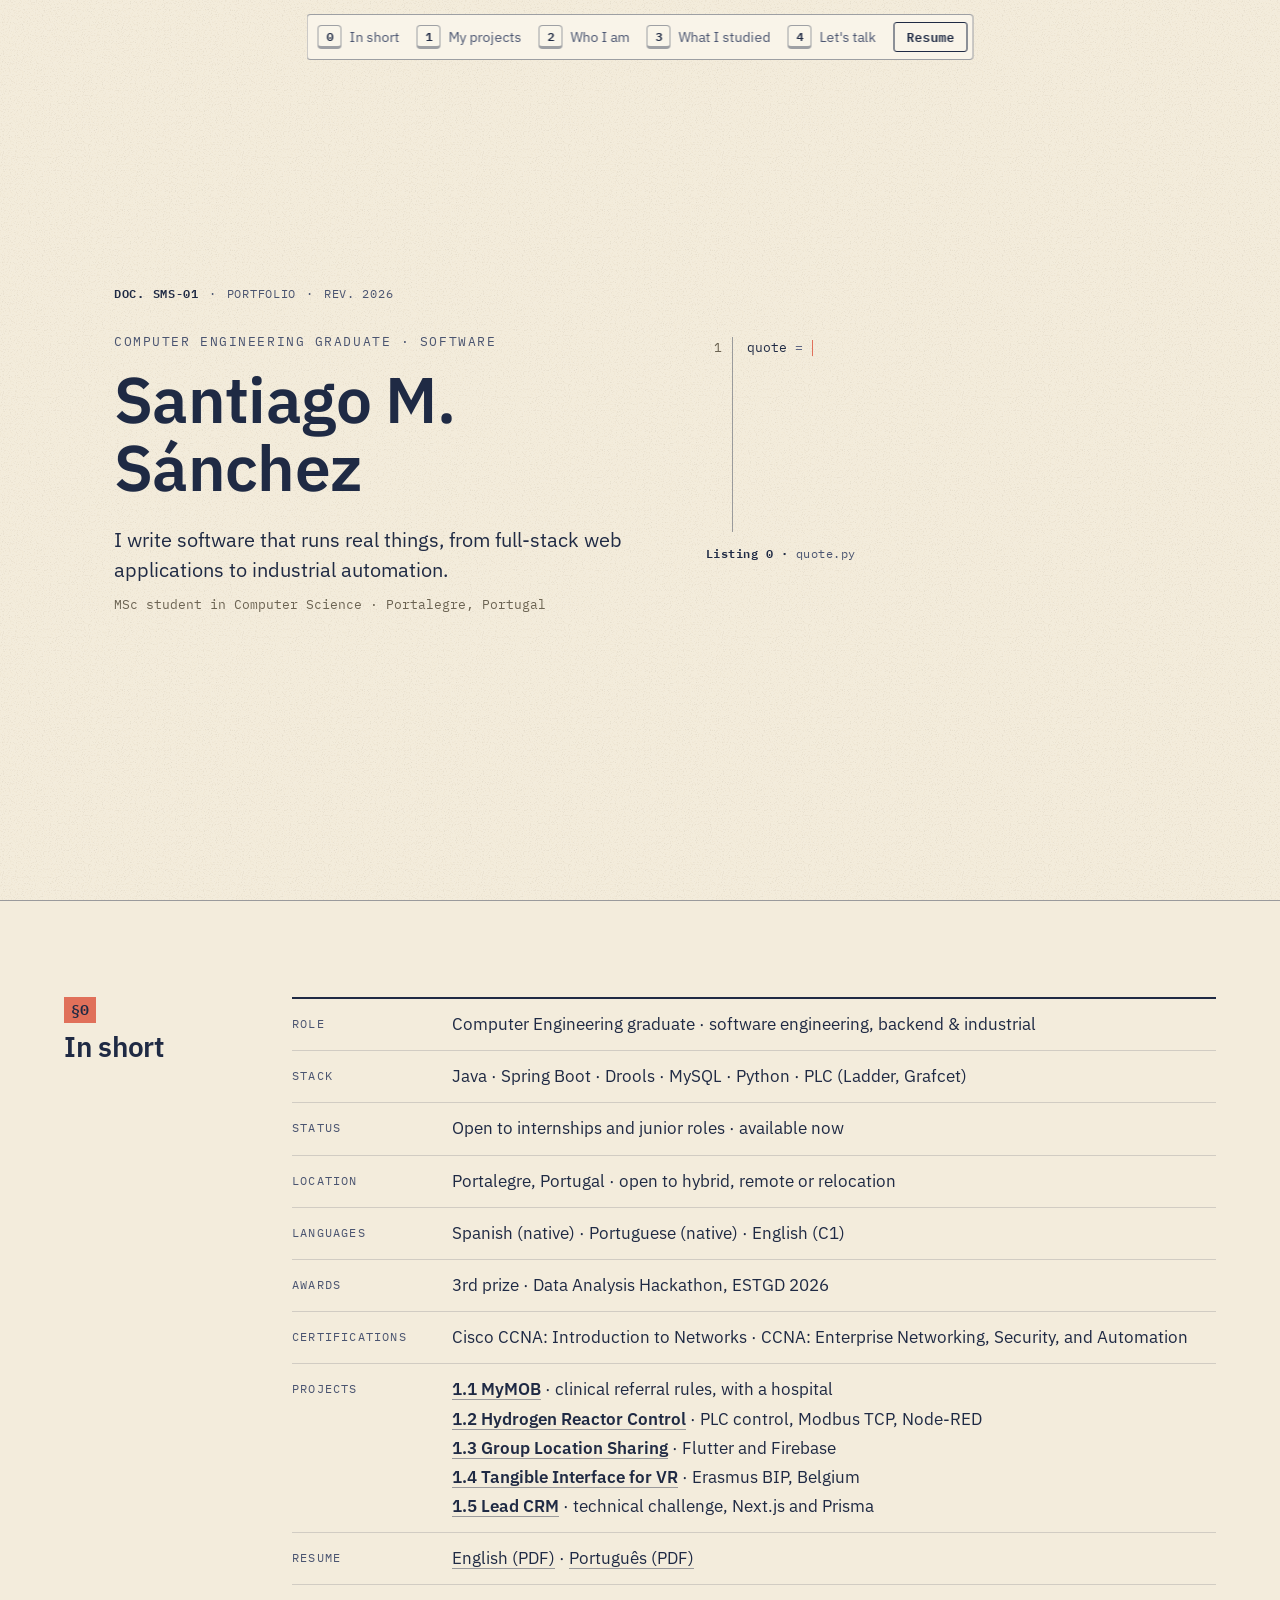
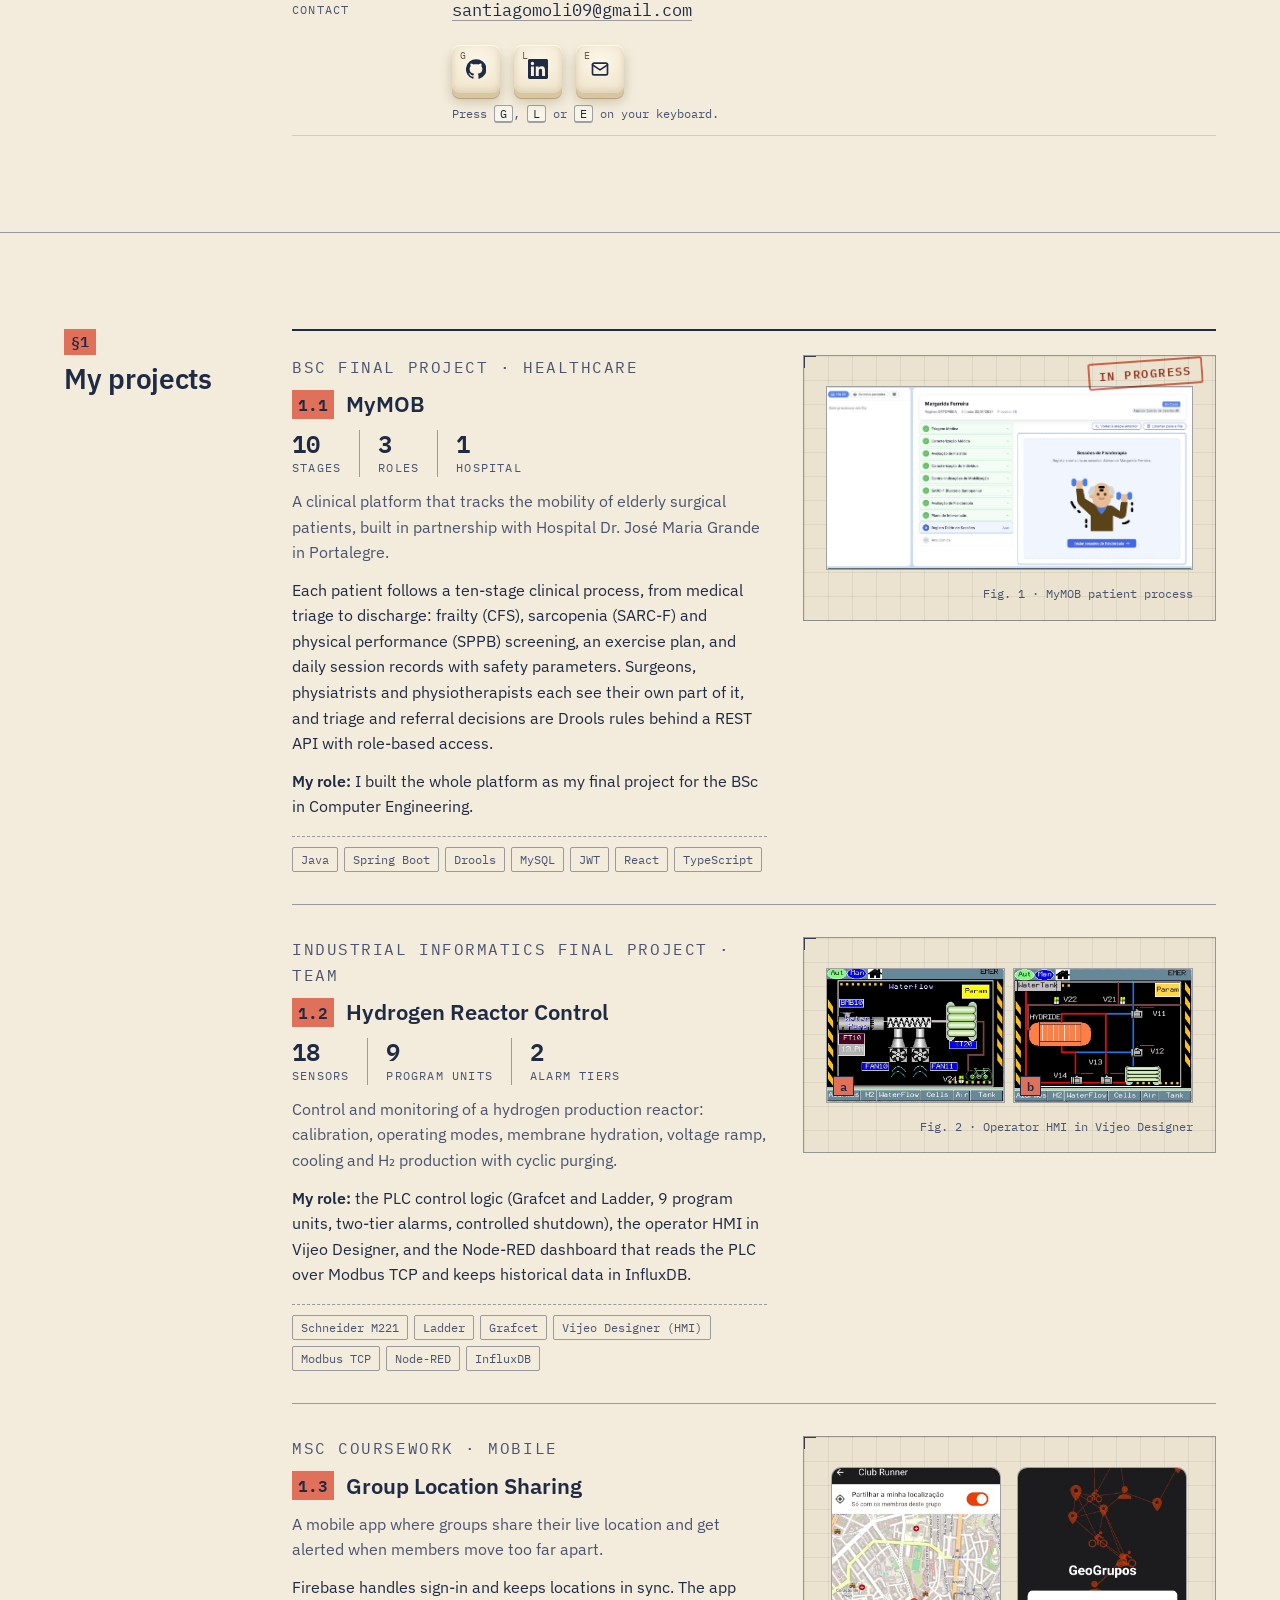
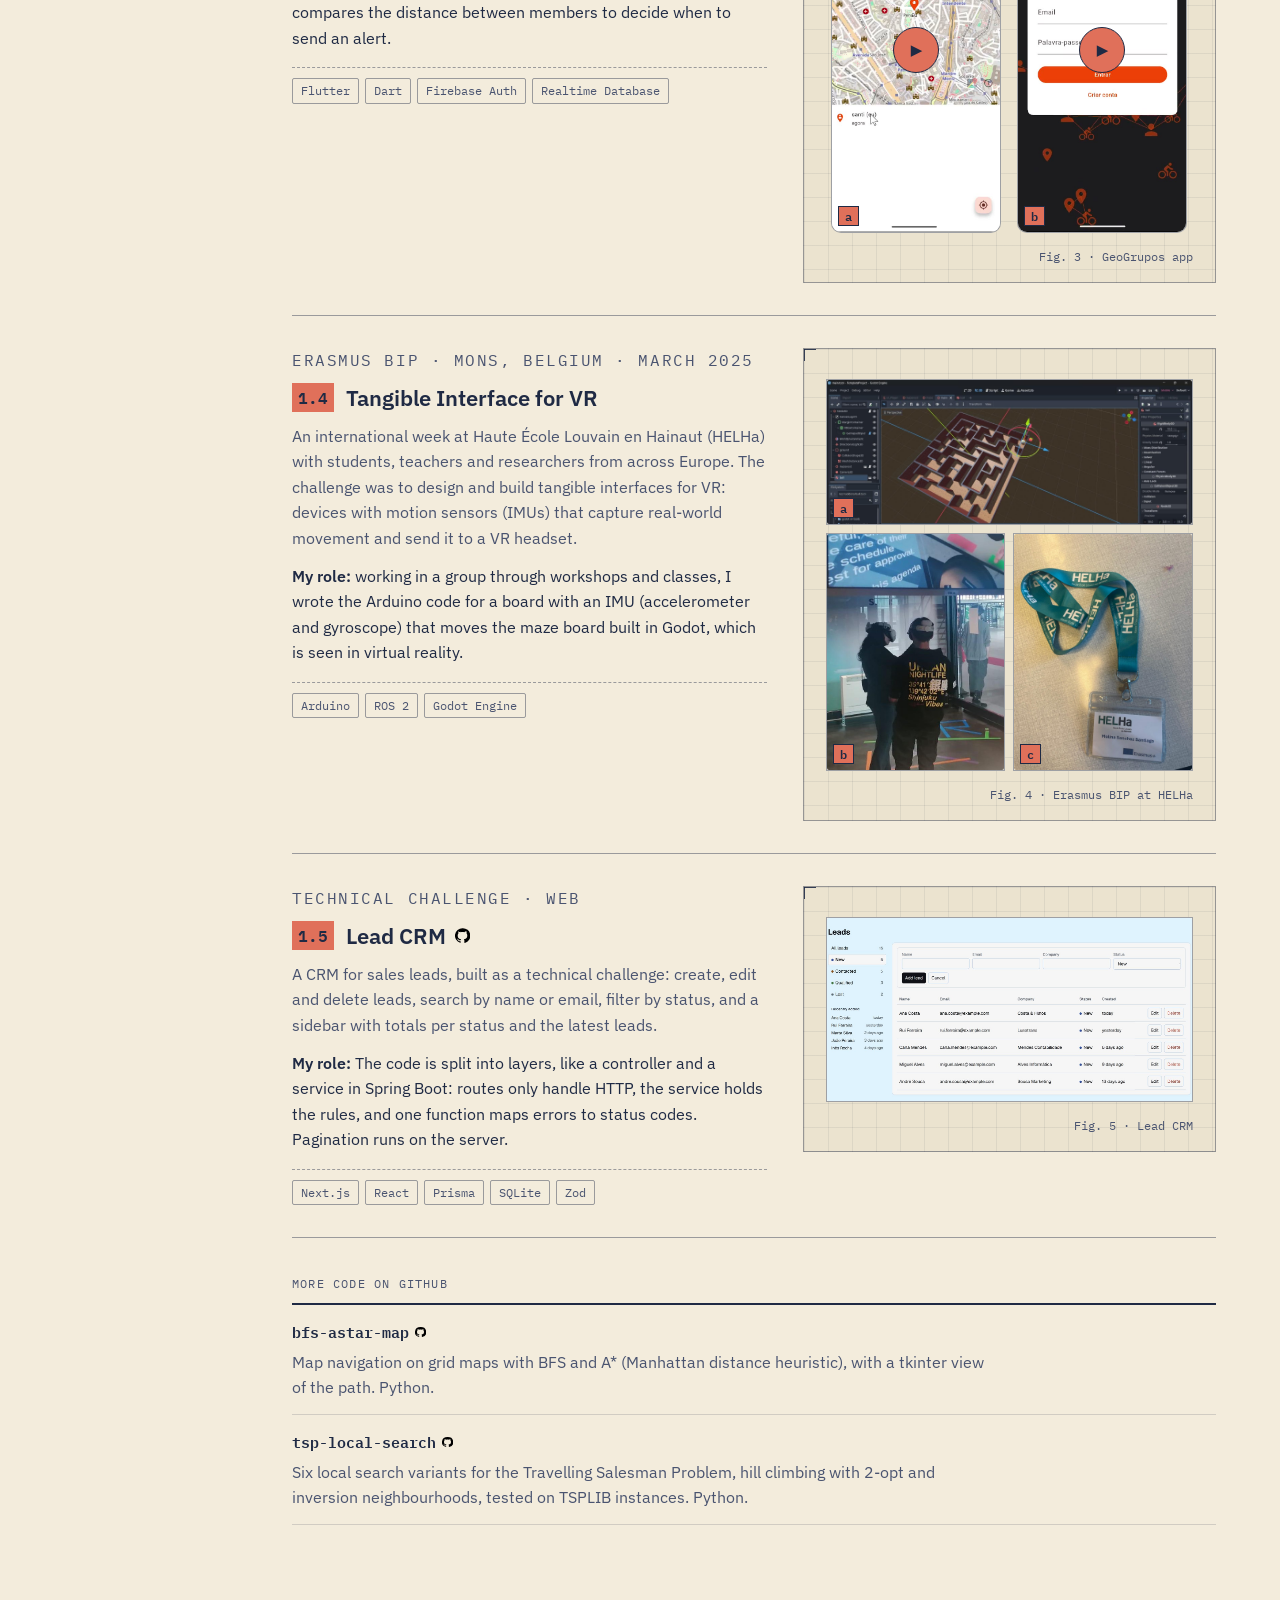
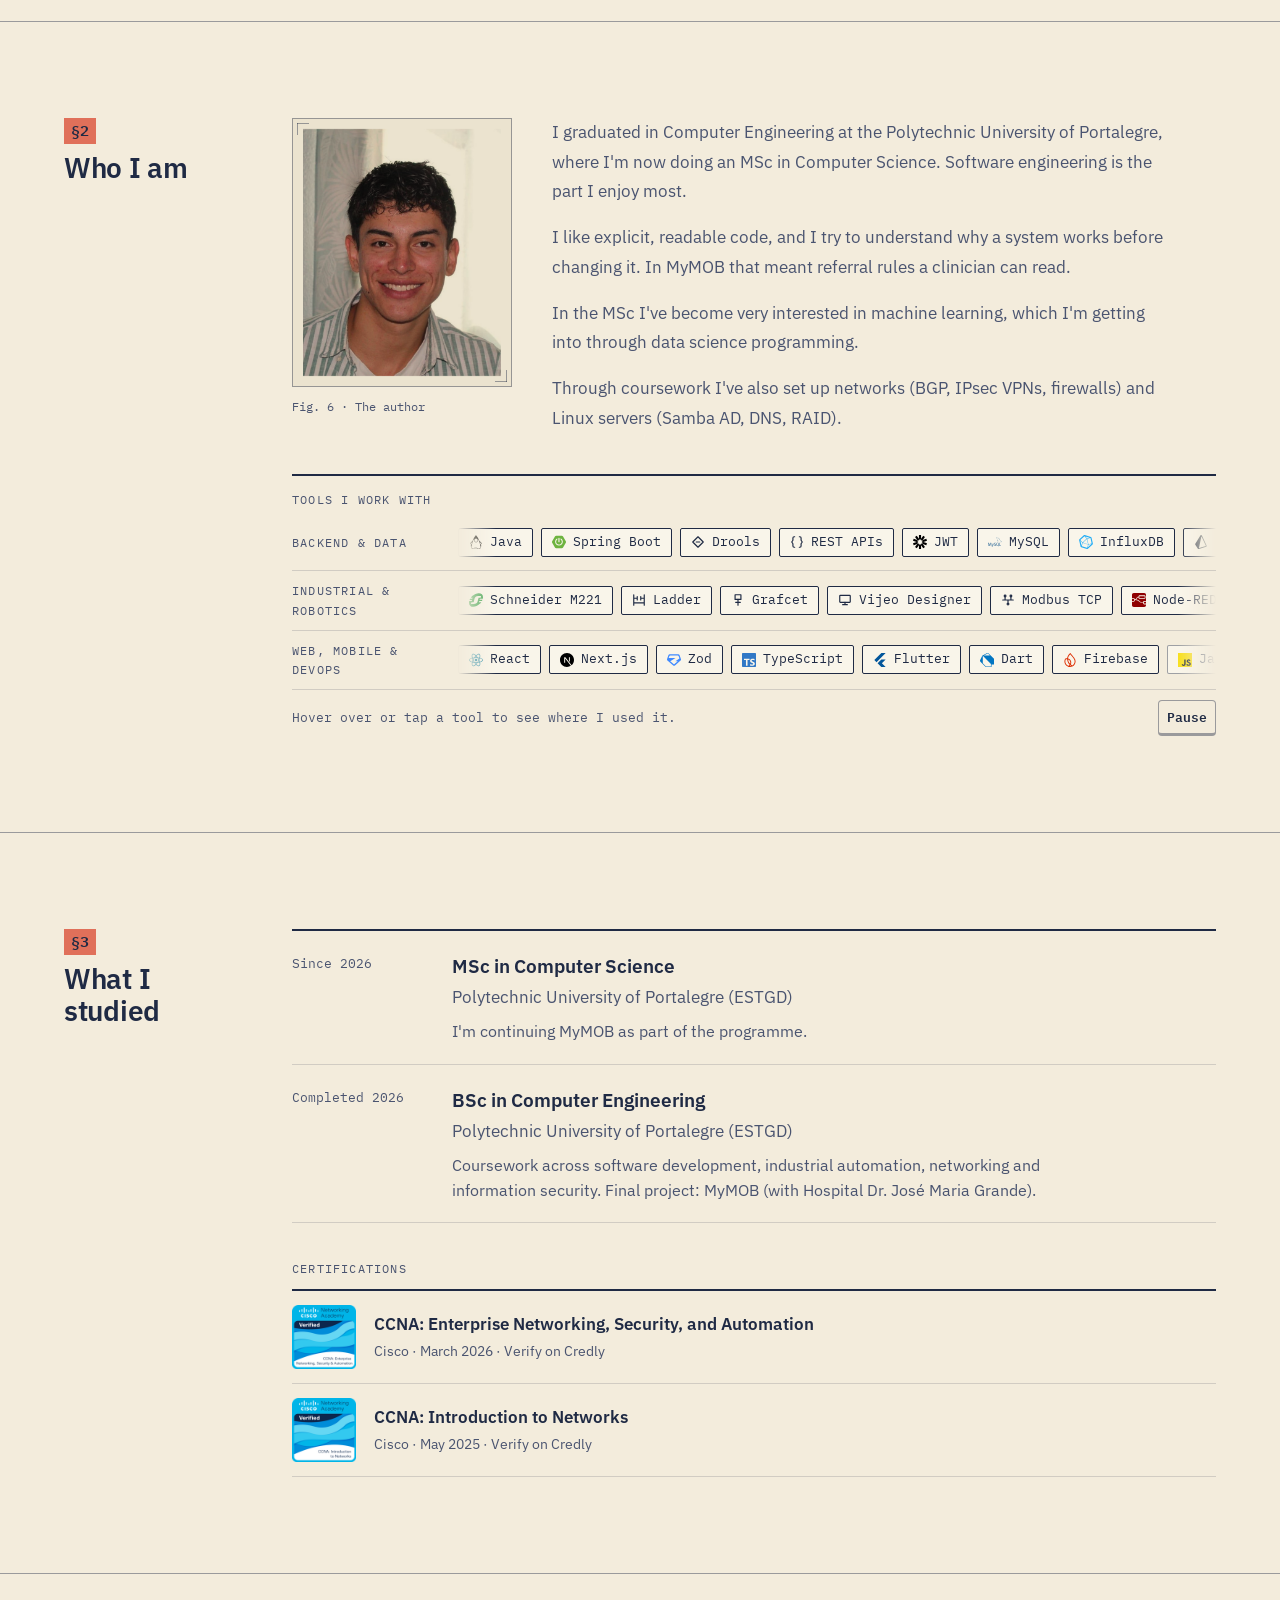
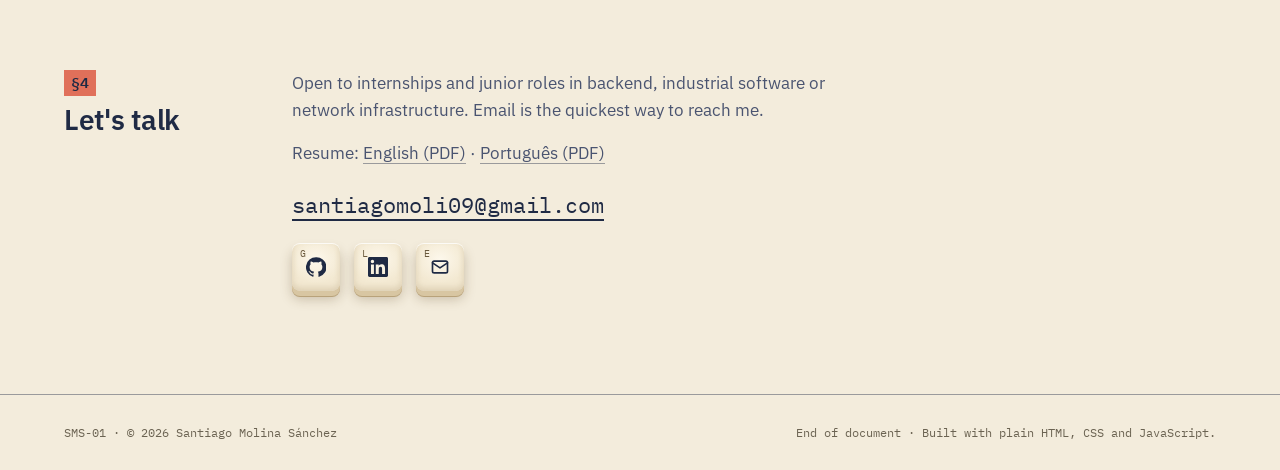
<file: index.html>
<!doctype html>
<html lang="en">
<head>
  <meta charset="utf-8">
  <meta name="viewport" content="width=device-width, initial-scale=1">
  <meta name="theme-color" content="#f3ecdc">
  <title>Santiago Molina Sánchez · Computer Engineering graduate</title>
  <meta name="description" content="Santiago Molina Sánchez, Computer Engineering graduate focused on software engineering, backend and industrial systems. MSc student in Computer Science in Portalegre, Portugal.">

  <link rel="icon" href="favicon.svg" type="image/svg+xml">
  <link rel="apple-touch-icon" href="apple-touch-icon.png">
  <link rel="canonical" href="https://santiagomolina.pages.dev/">
  <!-- Pré-visualização ao partilhar o link (LinkedIn, etc.) -->
  <meta property="og:type" content="website">
  <meta property="og:url" content="https://santiagomolina.pages.dev/">
  <meta property="og:title" content="Santiago Molina Sánchez · Computer Engineering graduate">
  <meta property="og:description" content="Computer Engineering graduate focused on software engineering, backend and industrial systems. MSc student in Computer Science in Portalegre, Portugal.">
  <meta property="og:image" content="https://santiagomolina.pages.dev/assets/img/og.jpg">
  <meta property="og:image:width" content="1200">
  <meta property="og:image:height" content="630">
  <meta property="og:image:alt" content="Cover of Santiago Molina Sánchez's portfolio: name, role and a code listing">
  <meta name="twitter:card" content="summary_large_image">
  <!-- Fontes IBM Plex alojadas no site (css/styles.css, @font-face): sem pedidos a terceiros -->
  <link rel="preload" href="assets/fonts/ibm-plex-sans-latin-400-normal.woff2" as="font" type="font/woff2" crossorigin>
  <link rel="stylesheet" href="css/styles.css">
  <link rel="stylesheet" href="css/social-keys.css">
</head>
<body>

  <!-- ===================== Navegação ===================== -->
  <header class="site-nav">
    <!-- Índice flutuante: teclas 0–4 (também no teclado) + CV. A tecla da secção atual acende (index-keys.js). -->
    <nav class="index-bar" aria-label="Sections">
      <ol class="index-keys">
        <li><a class="ikey" href="#quick" data-key="0"><kbd>0</kbd><span class="ikey-label">In short</span></a></li>
        <li><a class="ikey" href="#work" data-key="1"><kbd>1</kbd><span class="ikey-label">My projects</span></a></li>
        <li><a class="ikey" href="#about" data-key="2"><kbd>2</kbd><span class="ikey-label">Who I am</span></a></li>
        <li><a class="ikey" href="#education" data-key="3"><kbd>3</kbd><span class="ikey-label">What I studied</span></a></li>
        <li><a class="ikey" href="#contact" data-key="4"><kbd>4</kbd><span class="ikey-label">Let's talk</span></a></li>
      </ol>
      <!-- CV em inglês; a versão portuguesa está no §0 e no §4 -->
      <a class="index-cv" href="assets/cv/CV_EN_Santiago_Sanchez.pdf" hreflang="en" target="_blank" rel="noopener" aria-label="Resume (PDF)"><span class="cv-long">Resume</span><span class="cv-short">CV</span></a>
    </nav>
  </header>

  <main>

    <!-- ===================== Capa ===================== -->
    <section class="hero" aria-labelledby="hero-title">
      <div class="container cover">
        <div class="cover-main">
          <!-- Faixa de identificação, como no topo de uma folha técnica -->
          <p class="doc-strip" aria-hidden="true"><span>Doc. SMS-01</span><span>Portfolio</span><span>Rev. 2026</span></p>
          <p class="eyebrow">Computer Engineering graduate · Software</p>
          <h1 id="hero-title" class="hero-name">
            <span class="sr-only">Santiago Molina Sánchez</span>
            <span class="name-line" aria-hidden="true">Santiago </span><span class="name-middle" data-rest="olina" aria-hidden="true"><span aria-hidden="true">M</span><span class="name-rest" aria-hidden="true"></span><span class="name-dot" aria-hidden="true">.</span><span class="name-cursor" aria-hidden="true"></span></span><br>
            <span aria-hidden="true">Sánchez</span>
          </h1>
          <p class="hero-lead">I write software that runs real things, from full-stack web applications to industrial automation.</p>
          <p class="hero-meta">MSc student in Computer Science · Portalegre, Portugal</p>

        </div>

        <!-- Listing 0: a mesma frase em 5 linguagens, escrita em loop (decorativo) -->
        <div class="listing">
          <div id="code-bg" data-speed="1"></div>
        </div>
      </div>
    </section>

    <!-- ===================== §0 In short ===================== -->
    <section class="section" id="quick" aria-labelledby="quick-title">
      <div class="container sheet">
        <header class="side-head">
          <p class="sec-num">§0</p>
          <h2 id="quick-title">In short</h2>
        </header>
        <div class="sheet-body">
          <dl class="spec">
            <div><dt>Role</dt><dd>Computer Engineering graduate · software engineering, backend &amp; industrial</dd></div>
            <div><dt>Stack</dt><dd>Java · Spring Boot · Drools · MySQL · Python · PLC (Ladder, Grafcet)</dd></div>
            <div><dt>Status</dt><dd>Open to internships and junior roles · available now</dd></div>
            <div><dt>Location</dt><dd>Portalegre, Portugal · open to hybrid, remote or relocation</dd></div>
            <div><dt>Languages</dt><dd>Spanish (native) · Portuguese (native) · English (C1)</dd></div>
            <div><dt>Awards</dt><dd>3rd prize · Data Analysis Hackathon, ESTGD 2026</dd></div>
            <div><dt>Certifications</dt><dd>Cisco CCNA: Introduction to Networks · CCNA: Enterprise Networking, Security, and Automation</dd></div>
            <div>
              <dt>Projects</dt>
              <dd>
                <ol class="spec-list">
                  <li><a href="#mymob">1.1 MyMOB</a> · clinical referral rules, with a hospital</li>
                  <li><a href="#reactor">1.2 Hydrogen Reactor Control</a> · PLC control, Modbus TCP, Node-RED</li>
                  <li><a href="#location">1.3 Group Location Sharing</a> · Flutter and Firebase</li>
                  <li><a href="#erasmus">1.4 Tangible Interface for VR</a> · Erasmus BIP, Belgium</li>
                  <li><a href="#lead-crm">1.5 Lead CRM</a> · technical challenge, Next.js and Prisma</li>
                </ol>
              </dd>
            </div>
            <div><dt>Resume</dt><dd class="cv-links"><a href="assets/cv/CV_EN_Santiago_Sanchez.pdf" hreflang="en" target="_blank" rel="noopener">English (PDF)</a> · <a href="assets/cv/CV_Santiago_Sanchez.pdf" hreflang="pt" lang="pt" target="_blank" rel="noopener">Português (PDF)</a></dd></div>
            <div>
              <dt>Contact</dt>
              <dd>
                <a class="spec-email" href="mailto:santiagomoli09@gmail.com">santiagomoli09@gmail.com</a>

                <!-- Teclas 3D com atalhos reais (G, L, E) -->
                <nav class="social-keys" aria-label="Social links">
                  <div class="key-wrap">
                    <a class="key" data-brand="github" data-key="g" data-icon="assets/icons/github.svg"
                       href="https://github.com/santimoli" target="_blank" rel="noopener"
                       aria-label="Santiago Molina Sánchez on GitHub (shortcut: G)">
                      <span class="key-cap">
                        <span class="key-legend" aria-hidden="true">G</span>
                        <span class="key-icon" aria-hidden="true"></span>
                        <span class="key-fallback" aria-hidden="true">G</span>
                      </span>
                    </a>
                    <span class="key-tip" aria-hidden="true">GitHub</span>
                  </div>
                  <div class="key-wrap">
                    <a class="key" data-brand="linkedin" data-key="l" data-icon="assets/icons/linkedin.svg"
                       href="https://www.linkedin.com/in/santiMoliSanchez" target="_blank" rel="noopener"
                       aria-label="Santiago Molina Sánchez on LinkedIn (shortcut: L)">
                      <span class="key-cap">
                        <span class="key-legend" aria-hidden="true">L</span>
                        <span class="key-icon" aria-hidden="true"></span>
                        <span class="key-fallback" aria-hidden="true">in</span>
                      </span>
                    </a>
                    <span class="key-tip" aria-hidden="true">LinkedIn</span>
                  </div>
                  <div class="key-wrap">
                    <button class="key" type="button" data-brand="email" data-key="e" data-icon="envelope"
                            data-email="santiagomoli09@gmail.com"
                            aria-label="Copy Santiago Molina Sánchez's email address (shortcut: E)">
                      <span class="key-cap">
                        <span class="key-legend" aria-hidden="true">E</span>
                        <span class="key-icon" aria-hidden="true"></span>
                        <span class="key-fallback" aria-hidden="true">@</span>
                      </span>
                    </button>
                    <span class="key-tip" aria-hidden="true">Copy email</span>
                  </div>
                  <div class="key-pop" role="status" aria-live="polite" hidden></div>
                </nav>
                <p class="key-hint">Press <kbd>G</kbd>, <kbd>L</kbd> or <kbd>E</kbd> on your keyboard.</p>
              </dd>
            </div>
          </dl>
        </div>
      </div>
    </section>

    <!-- ===================== §1 Projetos ===================== -->
    <section class="section" id="work" aria-labelledby="work-title">
      <div class="container sheet">
        <header class="side-head">
          <p class="sec-num">§1</p>
          <h2 id="work-title">My projects</h2>
        </header>
        <div class="sheet-body projects">

          <!-- MyMOB -->
          <article class="project" id="mymob" aria-labelledby="mymob-title">
            <div class="project-body">
              <p class="project-tag">BSc final project · Healthcare</p>
              <h3 id="mymob-title"><span class="sub-num">1.1</span> MyMOB</h3>
              <dl class="figures">
                <div><dt>Stages</dt><dd>10</dd></div>
                <div><dt>Roles</dt><dd>3</dd></div>
                <div><dt>Hospital</dt><dd>1</dd></div>
              </dl>
              <p>A clinical platform that tracks the mobility of elderly surgical patients, built in partnership with Hospital Dr. José Maria Grande in Portalegre.</p>
              <p class="project-role">Each patient follows a ten-stage clinical process, from medical triage to discharge: frailty (CFS), sarcopenia (SARC-F) and physical performance (SPPB) screening, an exercise plan, and daily session records with safety parameters. Surgeons, physiatrists and physiotherapists each see their own part of it, and triage and referral decisions are Drools rules behind a REST API with role-based access.</p>
              <p class="project-role"><strong>My role:</strong> I built the whole platform as my final project for the BSc in Computer Engineering.</p>
              <ul class="stack" aria-label="Technologies">
                <li>Java</li><li>Spring Boot</li><li>Drools</li><li>MySQL</li><li>JWT</li><li>React</li><li>TypeScript</li>
              </ul>
            </div>
            <!-- Captura da app (dados fictícios). Clicar abre o visor (plates.js). -->
            <figure class="project-figure plate is-stacked">
              <span class="stamp">In progress</span>
              <div class="plate-grid">
                <a class="plate-item plate-main" href="assets/img/mymob-process.jpg" data-caption="Patient process: the ten clinical stages, with the daily session record as the current stage (fictitious data)">
                  <img src="assets/img/mymob-process.jpg" alt="MyMOB patient process screen listing ten clinical stages from medical triage to clinical discharge, with completed stages ticked and the daily session record marked as current" width="1600" height="777" loading="lazy">
                </a>
              </div>
              <figcaption>Fig. 1 · MyMOB patient process</figcaption>
            </figure>
          </article>

          <!-- Reator de hidrogénio -->
          <article class="project" id="reactor" aria-labelledby="reactor-title">
            <div class="project-body">
              <p class="project-tag">Industrial Informatics final project · Team</p>
              <h3 id="reactor-title"><span class="sub-num">1.2</span> Hydrogen Reactor Control</h3>
              <dl class="figures">
                <div><dt>Sensors</dt><dd>18</dd></div>
                <div><dt>Program units</dt><dd>9</dd></div>
                <div><dt>Alarm tiers</dt><dd>2</dd></div>
              </dl>
              <p>Control and monitoring of a hydrogen production reactor: calibration, operating modes, membrane hydration, voltage ramp, cooling and H₂ production with cyclic purging.</p>
              <p class="project-role"><strong>My role:</strong> the PLC control logic (Grafcet and Ladder, 9 program units, two-tier alarms, controlled shutdown), the operator HMI in Vijeo Designer, and the Node-RED dashboard that reads the PLC over Modbus TCP and keeps historical data in InfluxDB.</p>
              <ul class="stack" aria-label="Technologies">
                <li>Schneider M221</li><li>Ladder</li><li>Grafcet</li><li>Vijeo Designer (HMI)</li><li>Modbus TCP</li><li>Node-RED</li><li>InfluxDB</li>
              </ul>
            </div>
            <!-- Prancha: dois ecrãs do HMI, lado a lado. Clicar abre o visor (plates.js). -->
            <figure class="project-figure plate is-landscape">
              <div class="plate-grid">
                <a class="plate-item" href="assets/img/h2-hmi-waterflow.jpg" data-caption="(a) HMI water flow screen: pump, flow meter, fans and reactor temperature">
                  <img src="assets/img/h2-hmi-waterflow.jpg" alt="HMI water flow screen with the water pump, a flow reading of 12 litres per minute, two cooling fans and the reactor temperature tag" width="643" height="487" loading="lazy">
                  <span class="plate-tag" aria-hidden="true">a</span>
                </a>
                <a class="plate-item" href="assets/img/h2-hmi-hydride.jpg" data-caption="(b) HMI water tank screen: hydride tank and valves V11 to V22">
                  <img src="assets/img/h2-hmi-hydride.jpg" alt="HMI water tank screen with the hydride tank, hot and cold water lines and valves V11, V12, V13, V14, V21 and V22" width="646" height="490" loading="lazy">
                  <span class="plate-tag" aria-hidden="true">b</span>
                </a>
              </div>
              <figcaption>Fig. 2 · Operator HMI in Vijeo Designer</figcaption>
            </figure>
          </article>

          <!-- App Flutter -->
          <article class="project" id="location" aria-labelledby="location-title">
            <div class="project-body">
              <p class="project-tag">MSc coursework · Mobile</p>
              <h3 id="location-title"><span class="sub-num">1.3</span> Group Location Sharing</h3>
              <p>A mobile app where groups share their live location and get alerted when members move too far apart.</p>
              <p class="project-role">Firebase handles sign-in and keeps locations in sync. The app compares the distance between members to decide when to send an alert.</p>
              <ul class="stack" aria-label="Technologies">
                <li>Flutter</li><li>Dart</li><li>Firebase Auth</li><li>Realtime Database</li>
              </ul>
            </div>
            <!-- Dois vídeos da app (telemóvel): tocam sem som na miniatura enquanto estão à vista; clicar abre-os no visor (plates.js). -->
            <figure class="project-figure plate is-phone">
              <div class="plate-grid is-phone">
                <a class="plate-item plate-video" href="assets/video/geo-demo.mp4" data-type="video" data-poster="assets/img/geo-demo-poster.jpg" data-caption="(a) Creating a group, sharing its code and turning on location sharing (26 s, Android emulator)">
                  <video src="assets/video/geo-demo.mp4" poster="assets/img/geo-demo-poster.jpg" width="552" height="1198" muted loop playsinline preload="none" aria-label="App demo: creating a group called Friends, copying its invite code, then opening a group and turning on location sharing, with the user marker on the map"></video>
                  <span class="plate-play" aria-hidden="true">▶</span>
                  <span class="plate-tag" aria-hidden="true">a</span>
                </a>
                <a class="plate-item plate-video" href="assets/video/geo-login.mp4" data-type="video" data-poster="assets/img/geo-login-poster.jpg" data-caption="(b) Sign-in screen with the animated background (10 s)">
                  <video src="assets/video/geo-login.mp4" poster="assets/img/geo-login-poster.jpg" width="576" height="1188" muted loop playsinline preload="none" aria-label="GeoGrupos sign-in screen with email and password fields over an animated network of map pins and cyclists"></video>
                  <span class="plate-play" aria-hidden="true">▶</span>
                  <span class="plate-tag" aria-hidden="true">b</span>
                </a>
              </div>
              <figcaption>Fig. 3 · GeoGrupos app</figcaption>
            </figure>
          </article>

          <!-- Erasmus BIP (dados do CV: Mons, março 2025) -->
          <article class="project" id="erasmus" aria-labelledby="erasmus-title">
            <div class="project-body">
              <p class="project-tag">Erasmus BIP · Mons, Belgium · March 2025</p>
              <h3 id="erasmus-title"><span class="sub-num">1.4</span> Tangible Interface for VR</h3>
              <p>An international week at Haute École Louvain en Hainaut (HELHa) with students, teachers and researchers from across Europe. The challenge was to design and build tangible interfaces for VR: devices with motion sensors (IMUs) that capture real-world movement and send it to a VR headset.</p>
              <p class="project-role"><strong>My role:</strong> working in a group through workshops and classes, I wrote the Arduino code for a board with an IMU (accelerometer and gyroscope) that moves the maze board built in Godot, which is seen in virtual reality.</p>
              <ul class="stack" aria-label="Technologies">
                <li>Arduino</li><li>ROS 2</li><li>Godot Engine</li>
              </ul>
            </div>
            <!-- Prancha: (a) em grande, (b) e (c) em miniatura. Clicar abre o visor (plates.js). -->
            <figure class="project-figure plate">
              <div class="plate-grid">
                <a class="plate-item plate-main" href="assets/img/erasmus-godot.jpg" data-caption="(a) Maze level in the Godot Engine, with the XR player and the ball in the scene tree">
                  <img src="assets/img/erasmus-godot.jpg" alt="Godot Engine editor showing a 3D maze level with a ball, and the XR player and godot-xr-tools in the project" width="1600" height="628" loading="lazy">
                  <span class="plate-tag" aria-hidden="true">a</span>
                </a>
                <a class="plate-item" href="assets/img/erasmus-lab.jpg" data-caption="(b) Testing session at the HELHa VR lab">
                  <img src="assets/img/erasmus-lab.jpg" alt="Two people wearing VR headsets in the HELHa lab, with the VR scene on the screens above them" width="525" height="700" loading="lazy">
                  <span class="plate-tag" aria-hidden="true">b</span>
                </a>
                <a class="plate-item" href="assets/img/erasmus-badge.jpg" data-caption="(c) Erasmus+ participant badge, HELHa">
                  <img src="assets/img/erasmus-badge.jpg" alt="HELHa lanyard and Erasmus+ participant badge with the name Molina Sanchez Santiago" width="900" height="1200" loading="lazy">
                  <span class="plate-tag" aria-hidden="true">c</span>
                </a>
              </div>
              <figcaption>Fig. 4 · Erasmus BIP at HELHa</figcaption>
            </figure>
          </article>

          <!-- Lead CRM: desafio técnico de uma candidatura (6 dias). A captura entra mais tarde. -->
          <article class="project" id="lead-crm" aria-labelledby="lead-crm-title">
            <div class="project-body">
              <p class="project-tag">Technical challenge · Web</p>
              <h3 id="lead-crm-title"><span class="sub-num">1.5</span> <a class="title-link" href="https://github.com/santimoli/lead-crm" target="_blank" rel="noopener" aria-label="Lead CRM, code on GitHub">Lead CRM<img class="title-link-icon" src="assets/icons/github.svg" alt="" width="16" height="16"></a></h3>
              <p>A CRM for sales leads, built as a technical challenge: create, edit and delete leads, search by name or email, filter by status, and a sidebar with totals per status and the latest leads.</p>
              <p class="project-role"><strong>My role:</strong> The code is split into layers, like a controller and a service in Spring Boot: routes only handle HTTP, the service holds the rules, and one function maps errors to status codes. Pagination runs on the server.</p>
              <ul class="stack" aria-label="Technologies">
                <li>Next.js</li><li>React</li><li>Prisma</li><li>SQLite</li><li>Zod</li>
              </ul>
            </div>
            <!-- Captura da app com o seed de exemplo. Clicar abre o visor (plates.js). -->
            <figure class="project-figure plate is-stacked">
              <div class="plate-grid">
                <a class="plate-item plate-main" href="assets/img/lead-crm.jpg" data-caption="Leads page with the status sidebar, the latest leads, the add form and the paginated list (seed data)">
                  <img src="assets/img/lead-crm.jpg" alt="Lead CRM page: a sidebar with lead counts per status and the five latest leads, a form to add a lead, and a table of leads with edit and delete buttons" width="1600" height="721" loading="lazy">
                </a>
              </div>
              <figcaption>Fig. 5 · Lead CRM</figcaption>
            </figure>
          </article>

          <!-- Repositórios públicos mais pequenos (trabalhos de Python): sem figura -->
          <div class="more-code">
            <h3 class="certs-label">More code on GitHub</h3>
            <ul class="more-list">
              <li>
                <a class="title-link" href="https://github.com/santimoli/bfs-astar-map" target="_blank" rel="noopener" aria-label="bfs-astar-map, code on GitHub">bfs-astar-map<img class="title-link-icon" src="assets/icons/github.svg" alt="" width="16" height="16"></a>
                <p>Map navigation on grid maps with BFS and A* (Manhattan distance heuristic), with a tkinter view of the path. Python.</p>
              </li>
              <li>
                <a class="title-link" href="https://github.com/santimoli/tsp-local-search" target="_blank" rel="noopener" aria-label="tsp-local-search, code on GitHub">tsp-local-search<img class="title-link-icon" src="assets/icons/github.svg" alt="" width="16" height="16"></a>
                <p>Six local search variants for the Travelling Salesman Problem, hill climbing with 2-opt and inversion neighbourhoods, tested on TSPLIB instances. Python.</p>
              </li>
            </ul>
          </div>

        </div>
      </div>
    </section>

    <!-- ===================== §2 About ===================== -->
    <section class="section" id="about" aria-labelledby="about-title">
      <div class="container sheet">
        <header class="side-head">
          <p class="sec-num">§2</p>
          <h2 id="about-title">Who I am</h2>
        </header>
        <div class="sheet-body about-grid">
          <!-- Foto 4:5 -->
          <figure class="portrait">
            <div class="portrait-frame">
              <img src="assets/img/photo.jpg" alt="Santiago Molina Sánchez" width="400" height="500" loading="lazy">
            </div>
            <figcaption>Fig. 6 · The author</figcaption>
          </figure>
          <div class="about-text">
            <p>I graduated in Computer Engineering at the Polytechnic University of Portalegre, where I'm now doing an MSc in Computer Science. Software engineering is the part I enjoy most.</p>
            <p>I like explicit, readable code, and I try to understand why a system works before changing it. In MyMOB that meant referral rules a clinician can read.</p>
            <p>In the MSc I've become very interested in machine learning, which I'm getting into through data science programming.</p>
            <p>Through coursework I've also set up networks (BGP, IPsec VPNs, firewalls) and Linux servers (Samba AD, DNS, RAID).</p>
          </div>
          <!-- Passadeira de tecnologias (belt.js). Chips ligados a um projeto são links; sem JS ou com reduced-motion fica parada. -->
          <div class="belt" role="group" aria-labelledby="belt-title">
            <p id="belt-title" class="belt-title">Tools I work with</p>
            <div class="belt-row" data-direction="left">
              <p class="belt-label">Backend &amp; data</p>
              <div class="belt-window">
                <ul class="belt-track">
                  <li><a class="chip" href="#mymob" data-used="1.1 MyMOB"><img class="chip-icon" src="assets/icons/tech/openjdk.svg" alt="" width="14" height="14">Java</a></li>
                  <li><a class="chip" href="#mymob" data-used="1.1 MyMOB"><img class="chip-icon" src="assets/icons/tech/springboot.svg" alt="" width="14" height="14">Spring Boot</a></li>
                  <li><a class="chip" href="#mymob" data-used="1.1 MyMOB"><img class="chip-icon" src="assets/icons/tech/drools.svg" alt="" width="14" height="14">Drools</a></li>
                  <li><a class="chip" href="#mymob" data-used="1.1 MyMOB"><img class="chip-icon" src="assets/icons/tech/rest.svg" alt="" width="14" height="14">REST APIs</a></li>
                  <li><a class="chip" href="#mymob" data-used="1.1 MyMOB"><img class="chip-icon" src="assets/icons/tech/jsonwebtokens.svg" alt="" width="14" height="14">JWT</a></li>
                  <li><a class="chip" href="#mymob" data-used="1.1 MyMOB"><img class="chip-icon" src="assets/icons/tech/mysql.svg" alt="" width="14" height="14">MySQL</a></li>
                  <li><a class="chip" href="#reactor" data-used="1.2 Hydrogen Reactor Control"><img class="chip-icon" src="assets/icons/tech/influxdb.svg" alt="" width="14" height="14">InfluxDB</a></li>
                  <li><a class="chip" href="#lead-crm" data-used="1.5 Lead CRM"><img class="chip-icon" src="assets/icons/tech/prisma.svg" alt="" width="14" height="14">Prisma</a></li>
                  <li><a class="chip" href="#lead-crm" data-used="1.5 Lead CRM"><img class="chip-icon" src="assets/icons/tech/sqlite.svg" alt="" width="14" height="14">SQLite</a></li>
                  <li><span class="chip"><img class="chip-icon" src="assets/icons/tech/postgresql.svg" alt="" width="14" height="14">PostgreSQL</span></li>
                  <li><span class="chip"><img class="chip-icon" src="assets/icons/tech/nodedotjs.svg" alt="" width="14" height="14">Node.js</span></li>
                  <li><span class="chip"><img class="chip-icon" src="assets/icons/tech/python.svg" alt="" width="14" height="14">Python</span></li>
                  <li><span class="chip"><img class="chip-icon" src="assets/icons/tech/pandas.svg" alt="" width="14" height="14">pandas</span></li>
                  <li><span class="chip"><img class="chip-icon" src="assets/icons/tech/numpy.svg" alt="" width="14" height="14">NumPy</span></li>
                  <li><span class="chip"><img class="chip-icon" src="assets/icons/tech/scikitlearn.svg" alt="" width="14" height="14">scikit-learn</span></li>
                  <li><span class="chip"><img class="chip-icon" src="assets/icons/tech/c.svg" alt="" width="14" height="14">C</span></li>
                  <li><span class="chip"><img class="chip-icon" src="assets/icons/tech/cplusplus.svg" alt="" width="14" height="14">C++</span></li>
                  <li><span class="chip"><img class="chip-icon" src="assets/icons/tech/dotnet.svg" alt="" width="14" height="14">C#/.NET</span></li>
                </ul>
              </div>
            </div>
            <div class="belt-row" data-direction="right">
              <p class="belt-label">Industrial &amp; robotics</p>
              <div class="belt-window">
                <ul class="belt-track">
                  <li><a class="chip" href="#reactor" data-used="1.2 Hydrogen Reactor Control"><img class="chip-icon" src="assets/icons/tech/schneiderelectric.svg" alt="" width="14" height="14">Schneider M221</a></li>
                  <li><a class="chip" href="#reactor" data-used="1.2 Hydrogen Reactor Control"><img class="chip-icon" src="assets/icons/tech/ladder.svg" alt="" width="14" height="14">Ladder</a></li>
                  <li><a class="chip" href="#reactor" data-used="1.2 Hydrogen Reactor Control"><img class="chip-icon" src="assets/icons/tech/grafcet.svg" alt="" width="14" height="14">Grafcet</a></li>
                  <li><a class="chip" href="#reactor" data-used="1.2 Hydrogen Reactor Control"><img class="chip-icon" src="assets/icons/tech/hmi.svg" alt="" width="14" height="14">Vijeo Designer</a></li>
                  <li><a class="chip" href="#reactor" data-used="1.2 Hydrogen Reactor Control"><img class="chip-icon" src="assets/icons/tech/modbus.svg" alt="" width="14" height="14">Modbus TCP</a></li>
                  <li><a class="chip" href="#reactor" data-used="1.2 Hydrogen Reactor Control"><img class="chip-icon" src="assets/icons/tech/nodered.svg" alt="" width="14" height="14">Node-RED</a></li>
                  <li><a class="chip" href="#erasmus" data-used="1.4 Tangible Interface for VR"><img class="chip-icon" src="assets/icons/tech/arduino.svg" alt="" width="14" height="14">Arduino</a></li>
                  <li><a class="chip" href="#erasmus" data-used="1.4 Tangible Interface for VR"><img class="chip-icon" src="assets/icons/tech/ros.svg" alt="" width="14" height="14">ROS 2</a></li>
                  <li><a class="chip" href="#erasmus" data-used="1.4 Tangible Interface for VR"><img class="chip-icon" src="assets/icons/tech/godotengine.svg" alt="" width="14" height="14">Godot Engine</a></li>
                  <li><span class="chip"><img class="chip-icon" src="assets/icons/tech/cisco.svg" alt="" width="14" height="14">Cisco networking</span></li>
                  <li><span class="chip"><img class="chip-icon" src="assets/icons/tech/linux.svg" alt="" width="14" height="14">Linux</span></li>
                </ul>
              </div>
            </div>
            <div class="belt-row" data-direction="left">
              <p class="belt-label">Web, mobile &amp; DevOps</p>
              <div class="belt-window">
                <ul class="belt-track">
                  <li><a class="chip" href="#mymob" data-used="1.1 MyMOB"><img class="chip-icon" src="assets/icons/tech/react.svg" alt="" width="14" height="14">React</a></li>
                  <li><a class="chip" href="#lead-crm" data-used="1.5 Lead CRM"><img class="chip-icon" src="assets/icons/tech/nextdotjs.svg" alt="" width="14" height="14">Next.js</a></li>
                  <li><a class="chip" href="#lead-crm" data-used="1.5 Lead CRM"><img class="chip-icon" src="assets/icons/tech/zod.svg" alt="" width="14" height="14">Zod</a></li>
                  <li><a class="chip" href="#mymob" data-used="1.1 MyMOB"><img class="chip-icon" src="assets/icons/tech/typescript.svg" alt="" width="14" height="14">TypeScript</a></li>
                  <li><a class="chip" href="#location" data-used="1.3 Group Location Sharing"><img class="chip-icon" src="assets/icons/tech/flutter.svg" alt="" width="14" height="14">Flutter</a></li>
                  <li><a class="chip" href="#location" data-used="1.3 Group Location Sharing"><img class="chip-icon" src="assets/icons/tech/dart.svg" alt="" width="14" height="14">Dart</a></li>
                  <li><a class="chip" href="#location" data-used="1.3 Group Location Sharing"><img class="chip-icon" src="assets/icons/tech/firebase.svg" alt="" width="14" height="14">Firebase</a></li>
                  <li><span class="chip"><img class="chip-icon is-tile" src="assets/icons/tech/javascript.svg" alt="" width="14" height="14">JavaScript</span></li>
                  <li><span class="chip"><img class="chip-icon" src="assets/icons/tech/html5.svg" alt="" width="14" height="14">HTML/CSS</span></li>
                  <li><span class="chip"><img class="chip-icon" src="assets/icons/tech/chartdotjs.svg" alt="" width="14" height="14">Chart.js</span></li>
                  <li><span class="chip"><img class="chip-icon" src="assets/icons/tech/docker.svg" alt="" width="14" height="14">Docker</span></li>
                  <li><span class="chip"><img class="chip-icon" src="assets/icons/tech/docker.svg" alt="" width="14" height="14">Docker Compose</span></li>
                  <li><span class="chip"><img class="chip-icon" src="assets/icons/tech/githubactions.svg" alt="" width="14" height="14">GitHub Actions</span></li>
                  <li><span class="chip"><img class="chip-icon" src="assets/icons/tech/git.svg" alt="" width="14" height="14">Git</span></li>
                </ul>
              </div>
            </div>
            <div class="belt-bar">
              <p class="belt-readout">Hover over or tap a tool to see where I used it.</p>
              <button class="belt-pause" type="button" aria-pressed="false" hidden>Pause</button>
            </div>
          </div>
        </div>
      </div>
    </section>

    <!-- ===================== §3 Education ===================== -->
    <section class="section" id="education" aria-labelledby="education-title">
      <div class="container sheet">
        <header class="side-head">
          <p class="sec-num">§3</p>
          <h2 id="education-title">What I studied</h2>
        </header>
        <div class="sheet-body">
          <ol class="timeline">
            <li>
              <time datetime="2026">Since 2026</time>
              <div>
                <h3>MSc in Computer Science</h3>
                <p class="where">Polytechnic University of Portalegre (ESTGD)</p>
                <p class="note">I'm continuing MyMOB as part of the programme.</p>
              </div>
            </li>
            <li>
              <time datetime="2026">Completed 2026</time>
              <div>
                <h3>BSc in Computer Engineering</h3>
                <p class="where">Polytechnic University of Portalegre (ESTGD)</p>
                <p class="note">Coursework across software development, industrial automation, networking and information security. Final project: MyMOB (with Hospital Dr. José Maria Grande).</p>
              </div>
            </li>
          </ol>
          <!-- Badges da Credly (imagens copiadas para o site; cada uma liga à página de verificação) -->
          <div class="certs">
            <h3 class="certs-label">Certifications</h3>
            <ul class="cert-list">
              <li>
                <a class="cert" href="https://www.credly.com/badges/eaef6ca6-014f-41cb-a512-3d57551b7bf1" target="_blank" rel="noopener">
                  <img src="assets/img/badges/ccna-ensa.png" alt="" width="64" height="64" loading="lazy">
                  <span class="cert-name">CCNA: Enterprise Networking, Security, and Automation</span>
                  <span class="cert-meta">Cisco · March 2026 · Verify on Credly</span>
                </a>
              </li>
              <li>
                <a class="cert" href="https://www.credly.com/badges/9c3ae7eb-16b1-4e57-96b8-266ec7ad6b0a" target="_blank" rel="noopener">
                  <img src="assets/img/badges/ccna-itn.png" alt="" width="64" height="64" loading="lazy">
                  <span class="cert-name">CCNA: Introduction to Networks</span>
                  <span class="cert-meta">Cisco · May 2025 · Verify on Credly</span>
                </a>
              </li>
            </ul>
          </div>
        </div>
      </div>
    </section>

    <!-- ===================== §4 Contact ===================== -->
    <section class="section contact" id="contact" aria-labelledby="contact-title">
      <div class="container sheet">
        <header class="side-head">
          <p class="sec-num">§4</p>
          <h2 id="contact-title">Let's talk</h2>
        </header>
        <div class="sheet-body">
          <p class="contact-lead">Open to internships and junior roles in backend, industrial software or network infrastructure. Email is the quickest way to reach me.</p>
          <p class="contact-cv cv-links">Resume: <a href="assets/cv/CV_EN_Santiago_Sanchez.pdf" hreflang="en" target="_blank" rel="noopener">English (PDF)</a> · <a href="assets/cv/CV_Santiago_Sanchez.pdf" hreflang="pt" lang="pt" target="_blank" rel="noopener">Português (PDF)</a></p>
          <a class="contact-email" href="mailto:santiagomoli09@gmail.com">santiagomoli09@gmail.com</a>

          <!-- Segunda fila de teclas (os atalhos de teclado usam só a primeira) -->
          <nav class="social-keys" aria-label="Social links (contact)">
            <div class="key-wrap">
              <a class="key" data-brand="github" data-icon="assets/icons/github.svg"
                 href="https://github.com/santimoli" target="_blank" rel="noopener"
                 aria-label="Santiago Molina Sánchez on GitHub">
                <span class="key-cap">
                  <span class="key-legend" aria-hidden="true">G</span>
                  <span class="key-icon" aria-hidden="true"></span>
                  <span class="key-fallback" aria-hidden="true">G</span>
                </span>
              </a>
              <span class="key-tip" aria-hidden="true">GitHub</span>
            </div>
            <div class="key-wrap">
              <a class="key" data-brand="linkedin" data-icon="assets/icons/linkedin.svg"
                 href="https://www.linkedin.com/in/santiMoliSanchez" target="_blank" rel="noopener"
                 aria-label="Santiago Molina Sánchez on LinkedIn">
                <span class="key-cap">
                  <span class="key-legend" aria-hidden="true">L</span>
                  <span class="key-icon" aria-hidden="true"></span>
                  <span class="key-fallback" aria-hidden="true">in</span>
                </span>
              </a>
              <span class="key-tip" aria-hidden="true">LinkedIn</span>
            </div>
            <div class="key-wrap">
              <button class="key" type="button" data-brand="email" data-icon="envelope"
                      data-email="santiagomoli09@gmail.com"
                      aria-label="Copy Santiago Molina Sánchez's email address">
                <span class="key-cap">
                  <span class="key-legend" aria-hidden="true">E</span>
                  <span class="key-icon" aria-hidden="true"></span>
                  <span class="key-fallback" aria-hidden="true">@</span>
                </span>
              </button>
              <span class="key-tip" aria-hidden="true">Copy email</span>
            </div>
            <div class="key-pop" role="status" aria-live="polite" hidden></div>
          </nav>
        </div>
      </div>
    </section>

  </main>

  <!-- Visor das pranchas (plates.js): ← → muda de imagem, Esc fecha -->
  <dialog class="viewer" aria-label="Image viewer">
    <img class="viewer-img" alt="">
    <video class="viewer-video" controls playsinline preload="none" hidden></video>
    <div class="viewer-bar">
      <p class="viewer-caption"></p>
      <button class="viewer-btn" type="button" data-step="-1" aria-label="Previous image">←</button>
      <button class="viewer-btn" type="button" data-step="1" aria-label="Next image">→</button>
      <button class="viewer-btn" type="button" data-close aria-label="Close viewer">Esc</button>
    </div>
  </dialog>

  <footer class="site-footer">
    <div class="container">
      <p>SMS-01 · © 2026 Santiago Molina Sánchez</p>
      <p>End of document · Built with plain HTML, CSS and JavaScript.</p>
    </div>
  </footer>

  <script src="js/code-background.js" defer></script>
  <script src="js/social-keys.js" defer></script>
  <script src="js/name-reveal.js" defer></script>
  <script src="js/index-keys.js" defer></script>
  <script src="js/plates.js" defer></script>
  <script src="js/belt.js" defer></script>
</body>
</html>
</file>
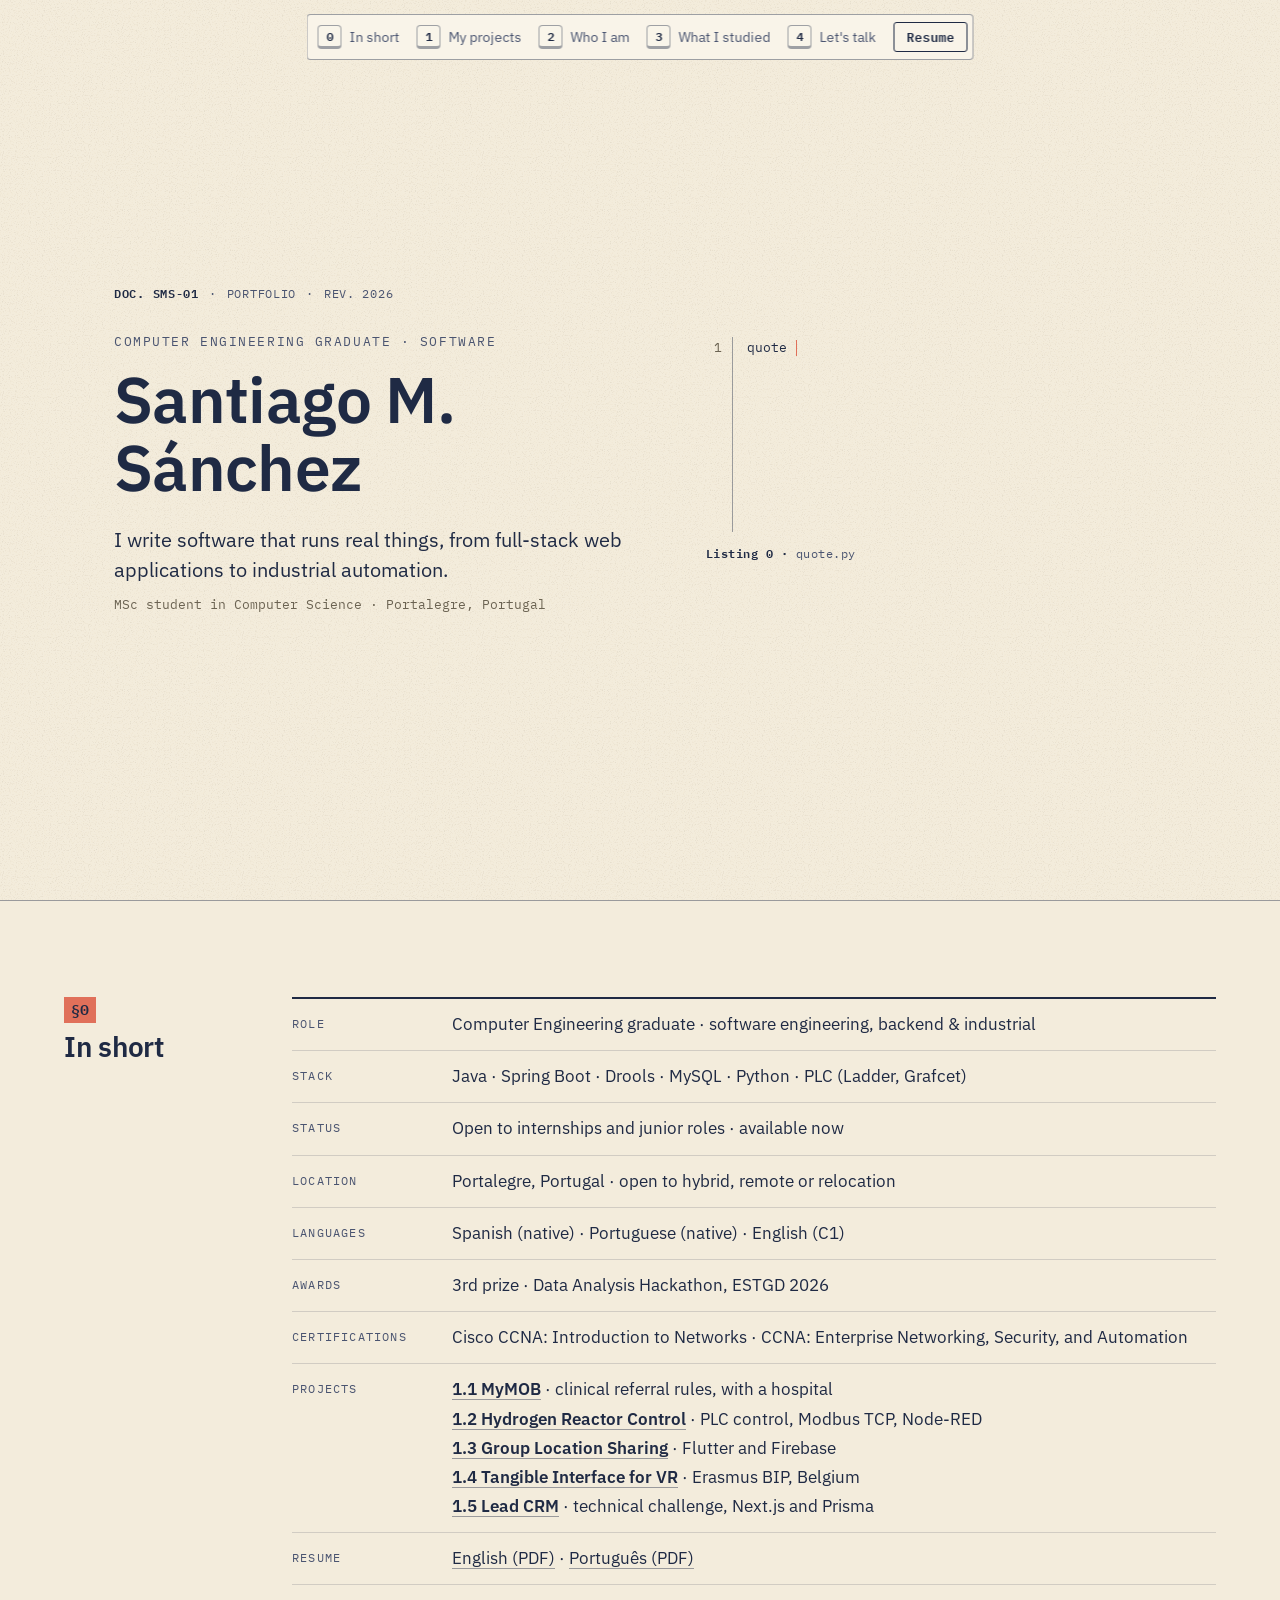
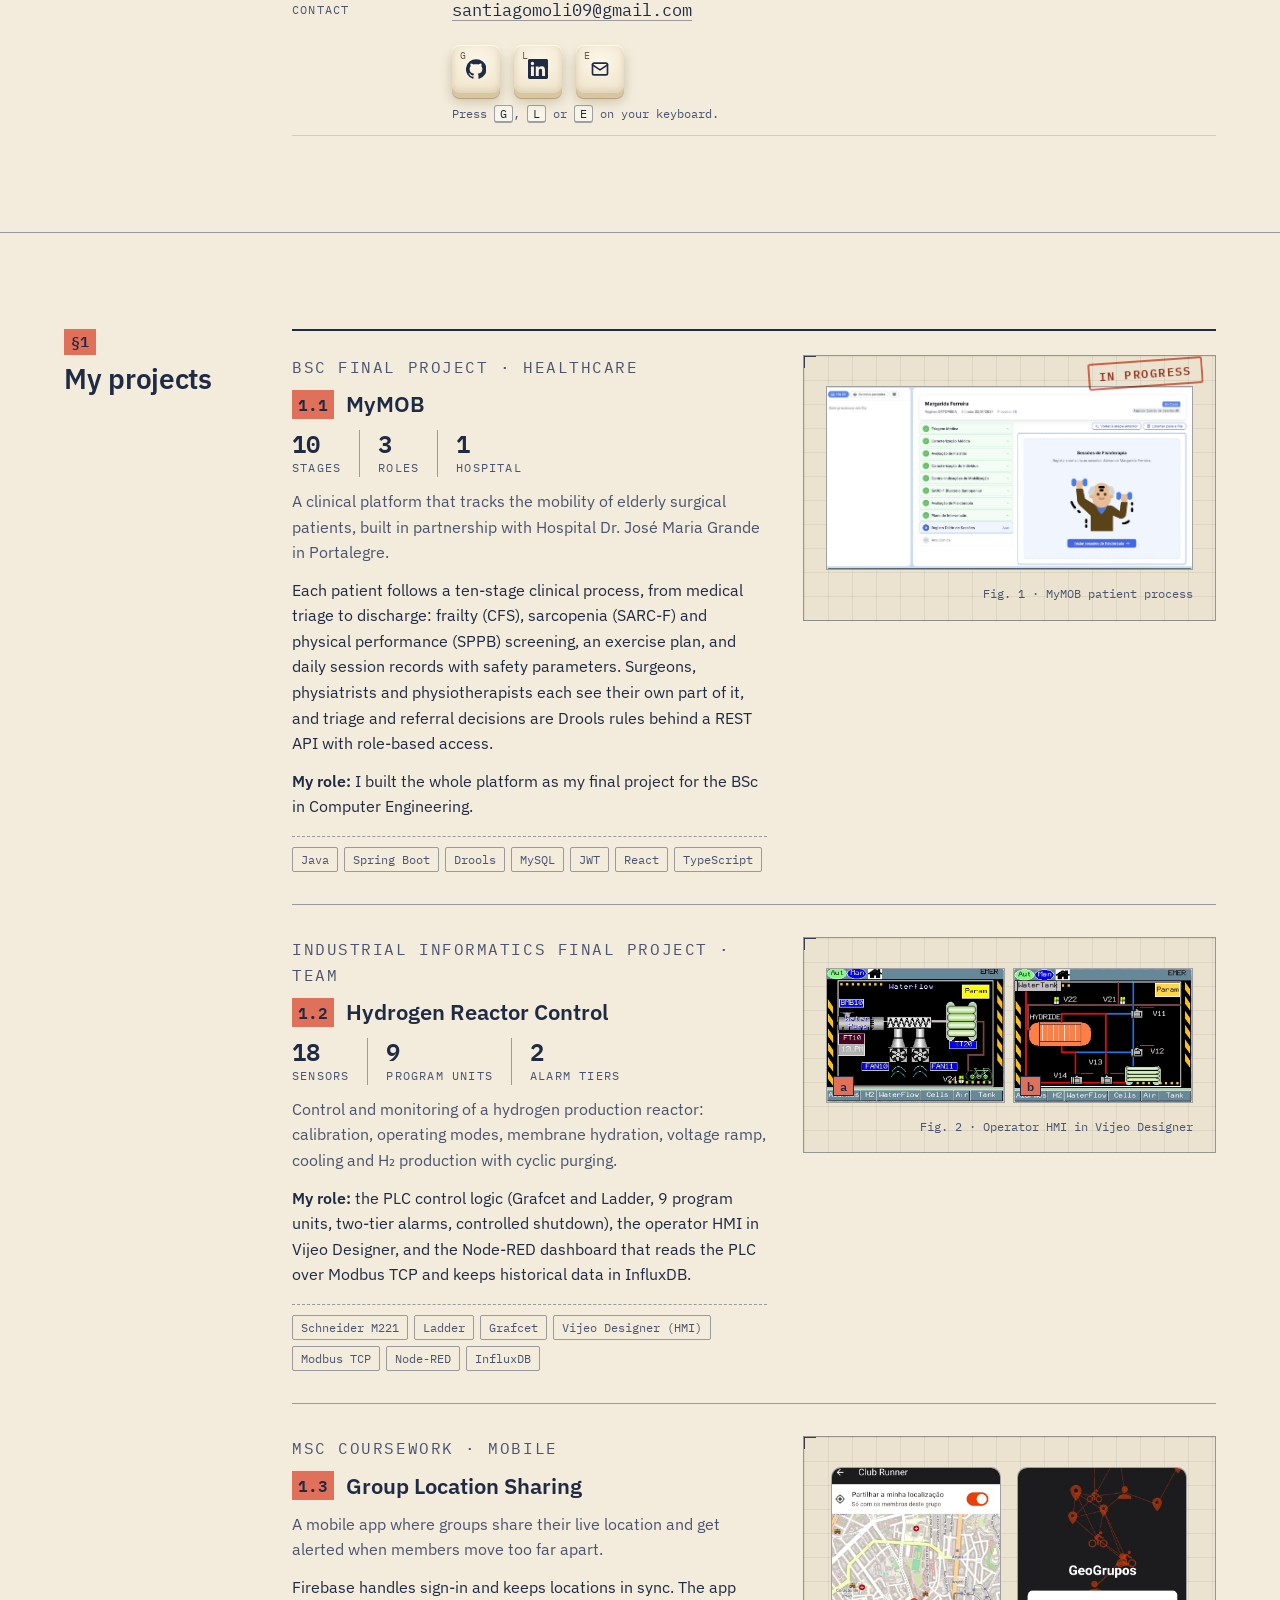
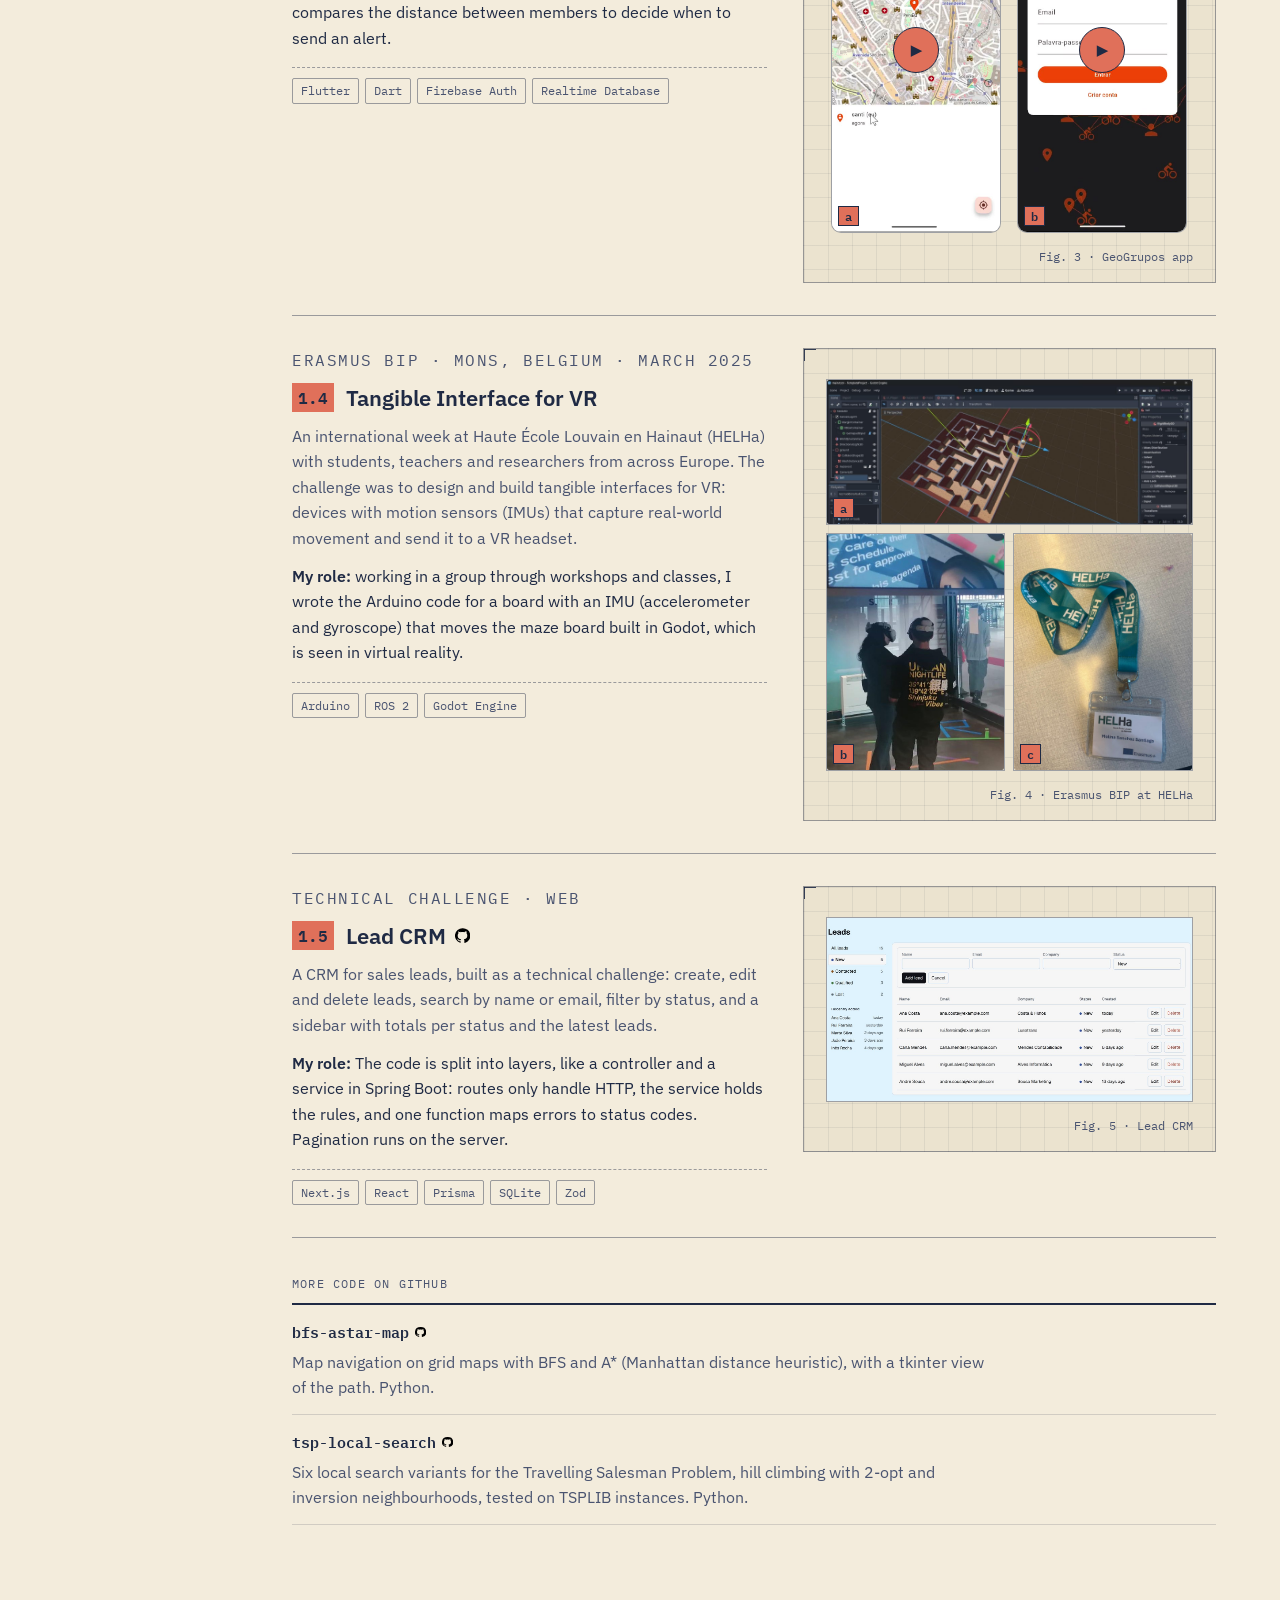
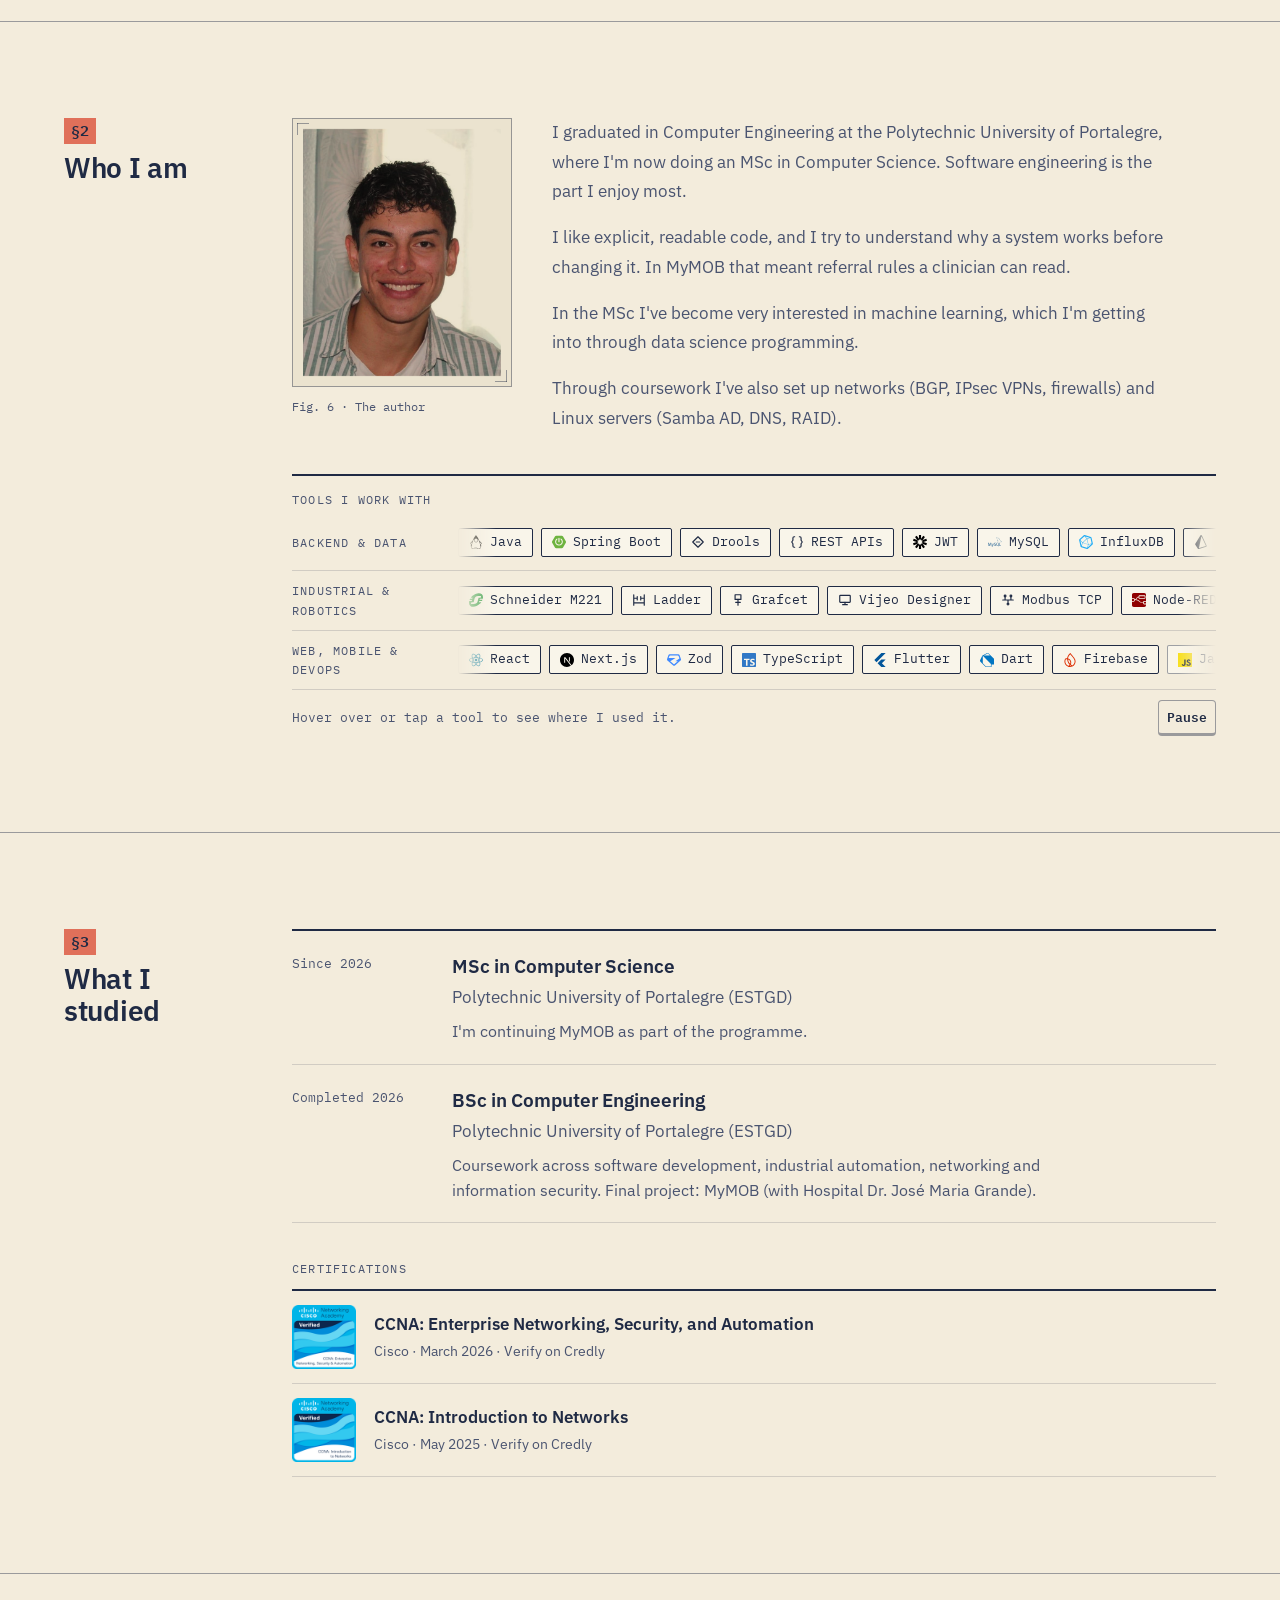
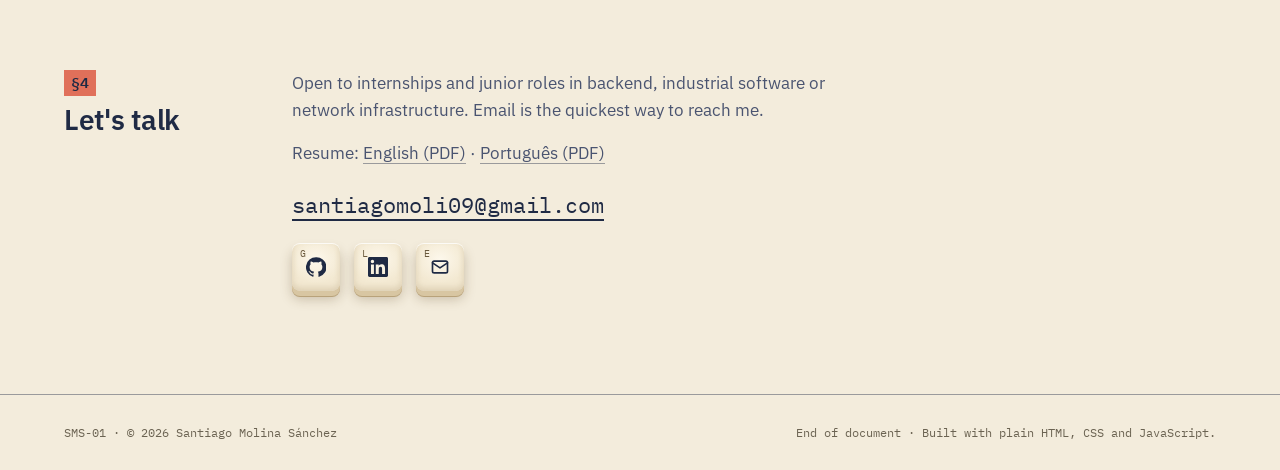
<file: public/index.html>
<!doctype html>
<html lang="en">
<head>
  <meta charset="utf-8">
  <meta name="viewport" content="width=device-width, initial-scale=1">
  <meta name="theme-color" content="#f3ecdc">
  <title>Santiago Molina Sánchez · Computer Engineering graduate</title>
  <meta name="description" content="Santiago Molina Sánchez, Computer Engineering graduate focused on software engineering, backend and industrial systems. MSc student in Computer Science in Portalegre, Portugal.">

  <link rel="icon" href="favicon.svg" type="image/svg+xml">
  <link rel="apple-touch-icon" href="apple-touch-icon.png">
  <link rel="canonical" href="https://santiagomoli.pages.dev/">
  <!-- Pré-visualização ao partilhar o link (LinkedIn, etc.) -->
  <meta property="og:type" content="website">
  <meta property="og:url" content="https://santiagomoli.pages.dev/">
  <meta property="og:title" content="Santiago Molina Sánchez · Computer Engineering graduate">
  <meta property="og:description" content="Computer Engineering graduate focused on software engineering, backend and industrial systems. MSc student in Computer Science in Portalegre, Portugal.">
  <meta property="og:image" content="https://santiagomoli.pages.dev/assets/img/og.jpg">
  <meta property="og:image:width" content="1200">
  <meta property="og:image:height" content="630">
  <meta property="og:image:alt" content="Cover of Santiago Molina Sánchez's portfolio: name, role and a code listing">
  <meta name="twitter:card" content="summary_large_image">
  <!-- Fontes IBM Plex alojadas no site (css/styles.css, @font-face): sem pedidos a terceiros -->
  <link rel="preload" href="assets/fonts/ibm-plex-sans-latin-400-normal.woff2" as="font" type="font/woff2" crossorigin>
  <link rel="stylesheet" href="css/styles.css">
  <link rel="stylesheet" href="css/social-keys.css">
</head>
<body>

  <!-- ===================== Navegação ===================== -->
  <header class="site-nav">
    <!-- Índice flutuante: teclas 0–4 (também no teclado) + CV. A tecla da secção atual acende (index-keys.js). -->
    <nav class="index-bar" aria-label="Sections">
      <ol class="index-keys">
        <li><a class="ikey" href="#quick" data-key="0"><kbd>0</kbd><span class="ikey-label">In short</span></a></li>
        <li><a class="ikey" href="#work" data-key="1"><kbd>1</kbd><span class="ikey-label">My projects</span></a></li>
        <li><a class="ikey" href="#about" data-key="2"><kbd>2</kbd><span class="ikey-label">Who I am</span></a></li>
        <li><a class="ikey" href="#education" data-key="3"><kbd>3</kbd><span class="ikey-label">What I studied</span></a></li>
        <li><a class="ikey" href="#contact" data-key="4"><kbd>4</kbd><span class="ikey-label">Let's talk</span></a></li>
      </ol>
      <!-- CV em inglês; a versão portuguesa está no §0 e no §4 -->
      <a class="index-cv" href="assets/cv/CV_EN_Santiago_Sanchez.pdf" hreflang="en" target="_blank" rel="noopener" aria-label="Resume (PDF)"><span class="cv-long">Resume</span><span class="cv-short">CV</span></a>
    </nav>
  </header>

  <main>

    <!-- ===================== Capa ===================== -->
    <section class="hero" aria-labelledby="hero-title">
      <div class="container cover">
        <div class="cover-main">
          <!-- Faixa de identificação, como no topo de uma folha técnica -->
          <p class="doc-strip" aria-hidden="true"><span>Doc. SMS-01</span><span>Portfolio</span><span>Rev. 2026</span></p>
          <p class="eyebrow">Computer Engineering graduate · Software</p>
          <h1 id="hero-title" class="hero-name">
            <span class="sr-only">Santiago Molina Sánchez</span>
            <span class="name-line" aria-hidden="true">Santiago </span><span class="name-middle" data-rest="olina" aria-hidden="true"><span aria-hidden="true">M</span><span class="name-rest" aria-hidden="true"></span><span class="name-dot" aria-hidden="true">.</span><span class="name-cursor" aria-hidden="true"></span></span><br>
            <span aria-hidden="true">Sánchez</span>
          </h1>
          <p class="hero-lead">I write software that runs real things, from full-stack web applications to industrial automation.</p>
          <p class="hero-meta">MSc student in Computer Science · Portalegre, Portugal</p>

        </div>

        <!-- Listing 0: a mesma frase em 5 linguagens, escrita em loop (decorativo) -->
        <div class="listing">
          <div id="code-bg" data-speed="1"></div>
        </div>
      </div>
    </section>

    <!-- ===================== §0 In short ===================== -->
    <section class="section" id="quick" aria-labelledby="quick-title">
      <div class="container sheet">
        <header class="side-head">
          <p class="sec-num">§0</p>
          <h2 id="quick-title">In short</h2>
        </header>
        <div class="sheet-body">
          <dl class="spec">
            <div><dt>Role</dt><dd>Computer Engineering graduate · software engineering, backend &amp; industrial</dd></div>
            <div><dt>Stack</dt><dd>Java · Spring Boot · Drools · MySQL · Python · PLC (Ladder, Grafcet)</dd></div>
            <div><dt>Status</dt><dd>Open to internships and junior roles · available now</dd></div>
            <div><dt>Location</dt><dd>Portalegre, Portugal · open to hybrid, remote or relocation</dd></div>
            <div><dt>Languages</dt><dd>Spanish (native) · Portuguese (native) · English (C1)</dd></div>
            <div><dt>Awards</dt><dd>3rd prize · Data Analysis Hackathon, ESTGD 2026</dd></div>
            <div><dt>Certifications</dt><dd>Cisco CCNA: Introduction to Networks · CCNA: Enterprise Networking, Security, and Automation</dd></div>
            <div>
              <dt>Projects</dt>
              <dd>
                <ol class="spec-list">
                  <li><a href="#mymob">1.1 MyMOB</a> · clinical referral rules, with a hospital</li>
                  <li><a href="#reactor">1.2 Hydrogen Reactor Control</a> · PLC control, Modbus TCP, Node-RED</li>
                  <li><a href="#location">1.3 Group Location Sharing</a> · Flutter and Firebase</li>
                  <li><a href="#erasmus">1.4 Tangible Interface for VR</a> · Erasmus BIP, Belgium</li>
                  <li><a href="#lead-crm">1.5 Lead CRM</a> · technical challenge, Next.js and Prisma</li>
                </ol>
              </dd>
            </div>
            <div><dt>Resume</dt><dd class="cv-links"><a href="assets/cv/CV_EN_Santiago_Sanchez.pdf" hreflang="en" target="_blank" rel="noopener">English (PDF)</a> · <a href="assets/cv/CV_Santiago_Sanchez.pdf" hreflang="pt" lang="pt" target="_blank" rel="noopener">Português (PDF)</a></dd></div>
            <div>
              <dt>Contact</dt>
              <dd>
                <a class="spec-email" href="mailto:santiagomoli09@gmail.com">santiagomoli09@gmail.com</a>

                <!-- Teclas 3D com atalhos reais (G, L, E) -->
                <nav class="social-keys" aria-label="Social links">
                  <div class="key-wrap">
                    <a class="key" data-brand="github" data-key="g" data-icon="assets/icons/github.svg"
                       href="https://github.com/santimoli" target="_blank" rel="noopener"
                       aria-label="Santiago Molina Sánchez on GitHub (shortcut: G)">
                      <span class="key-cap">
                        <span class="key-legend" aria-hidden="true">G</span>
                        <span class="key-icon" aria-hidden="true"></span>
                        <span class="key-fallback" aria-hidden="true">G</span>
                      </span>
                    </a>
                    <span class="key-tip" aria-hidden="true">GitHub</span>
                  </div>
                  <div class="key-wrap">
                    <a class="key" data-brand="linkedin" data-key="l" data-icon="assets/icons/linkedin.svg"
                       href="https://www.linkedin.com/in/santiMoliSanchez" target="_blank" rel="noopener"
                       aria-label="Santiago Molina Sánchez on LinkedIn (shortcut: L)">
                      <span class="key-cap">
                        <span class="key-legend" aria-hidden="true">L</span>
                        <span class="key-icon" aria-hidden="true"></span>
                        <span class="key-fallback" aria-hidden="true">in</span>
                      </span>
                    </a>
                    <span class="key-tip" aria-hidden="true">LinkedIn</span>
                  </div>
                  <div class="key-wrap">
                    <button class="key" type="button" data-brand="email" data-key="e" data-icon="envelope"
                            data-email="santiagomoli09@gmail.com"
                            aria-label="Copy Santiago Molina Sánchez's email address (shortcut: E)">
                      <span class="key-cap">
                        <span class="key-legend" aria-hidden="true">E</span>
                        <span class="key-icon" aria-hidden="true"></span>
                        <span class="key-fallback" aria-hidden="true">@</span>
                      </span>
                    </button>
                    <span class="key-tip" aria-hidden="true">Copy email</span>
                  </div>
                  <div class="key-pop" role="status" aria-live="polite" hidden></div>
                </nav>
                <p class="key-hint">Press <kbd>G</kbd>, <kbd>L</kbd> or <kbd>E</kbd> on your keyboard.</p>
              </dd>
            </div>
          </dl>
        </div>
      </div>
    </section>

    <!-- ===================== §1 Projetos ===================== -->
    <section class="section" id="work" aria-labelledby="work-title">
      <div class="container sheet">
        <header class="side-head">
          <p class="sec-num">§1</p>
          <h2 id="work-title">My projects</h2>
        </header>
        <div class="sheet-body projects">

          <!-- MyMOB -->
          <article class="project" id="mymob" aria-labelledby="mymob-title">
            <div class="project-body">
              <p class="project-tag">BSc final project · Healthcare</p>
              <h3 id="mymob-title"><span class="sub-num">1.1</span> MyMOB</h3>
              <dl class="figures">
                <div><dt>Stages</dt><dd>10</dd></div>
                <div><dt>Roles</dt><dd>3</dd></div>
                <div><dt>Hospital</dt><dd>1</dd></div>
              </dl>
              <p>A clinical platform that tracks the mobility of elderly surgical patients, built in partnership with Hospital Dr. José Maria Grande in Portalegre.</p>
              <p class="project-role">Each patient follows a ten-stage clinical process, from medical triage to discharge: frailty (CFS), sarcopenia (SARC-F) and physical performance (SPPB) screening, an exercise plan, and daily session records with safety parameters. Surgeons, physiatrists and physiotherapists each see their own part of it, and triage and referral decisions are Drools rules behind a REST API with role-based access.</p>
              <p class="project-role"><strong>My role:</strong> I built the whole platform as my final project for the BSc in Computer Engineering.</p>
              <ul class="stack" aria-label="Technologies">
                <li>Java</li><li>Spring Boot</li><li>Drools</li><li>MySQL</li><li>JWT</li><li>React</li><li>TypeScript</li>
              </ul>
            </div>
            <!-- Captura da app (dados fictícios). Clicar abre o visor (plates.js). -->
            <figure class="project-figure plate is-stacked">
              <span class="stamp">In progress</span>
              <div class="plate-grid">
                <a class="plate-item plate-main" href="assets/img/mymob-process.jpg" data-caption="Patient process: the ten clinical stages, with the daily session record as the current stage (fictitious data)">
                  <img src="assets/img/mymob-process.jpg" alt="MyMOB patient process screen listing ten clinical stages from medical triage to clinical discharge, with completed stages ticked and the daily session record marked as current" width="1600" height="777" loading="lazy">
                </a>
              </div>
              <figcaption>Fig. 1 · MyMOB patient process</figcaption>
            </figure>
          </article>

          <!-- Reator de hidrogénio -->
          <article class="project" id="reactor" aria-labelledby="reactor-title">
            <div class="project-body">
              <p class="project-tag">Industrial Informatics final project · Team</p>
              <h3 id="reactor-title"><span class="sub-num">1.2</span> Hydrogen Reactor Control</h3>
              <dl class="figures">
                <div><dt>Sensors</dt><dd>18</dd></div>
                <div><dt>Program units</dt><dd>9</dd></div>
                <div><dt>Alarm tiers</dt><dd>2</dd></div>
              </dl>
              <p>Control and monitoring of a hydrogen production reactor: calibration, operating modes, membrane hydration, voltage ramp, cooling and H₂ production with cyclic purging.</p>
              <p class="project-role"><strong>My role:</strong> the PLC control logic (Grafcet and Ladder, 9 program units, two-tier alarms, controlled shutdown), the operator HMI in Vijeo Designer, and the Node-RED dashboard that reads the PLC over Modbus TCP and keeps historical data in InfluxDB.</p>
              <ul class="stack" aria-label="Technologies">
                <li>Schneider M221</li><li>Ladder</li><li>Grafcet</li><li>Vijeo Designer (HMI)</li><li>Modbus TCP</li><li>Node-RED</li><li>InfluxDB</li>
              </ul>
            </div>
            <!-- Prancha: dois ecrãs do HMI, lado a lado. Clicar abre o visor (plates.js). -->
            <figure class="project-figure plate is-landscape">
              <div class="plate-grid">
                <a class="plate-item" href="assets/img/h2-hmi-waterflow.jpg" data-caption="(a) HMI water flow screen: pump, flow meter, fans and reactor temperature">
                  <img src="assets/img/h2-hmi-waterflow.jpg" alt="HMI water flow screen with the water pump, a flow reading of 12 litres per minute, two cooling fans and the reactor temperature tag" width="643" height="487" loading="lazy">
                  <span class="plate-tag" aria-hidden="true">a</span>
                </a>
                <a class="plate-item" href="assets/img/h2-hmi-hydride.jpg" data-caption="(b) HMI water tank screen: hydride tank and valves V11 to V22">
                  <img src="assets/img/h2-hmi-hydride.jpg" alt="HMI water tank screen with the hydride tank, hot and cold water lines and valves V11, V12, V13, V14, V21 and V22" width="646" height="490" loading="lazy">
                  <span class="plate-tag" aria-hidden="true">b</span>
                </a>
              </div>
              <figcaption>Fig. 2 · Operator HMI in Vijeo Designer</figcaption>
            </figure>
          </article>

          <!-- App Flutter -->
          <article class="project" id="location" aria-labelledby="location-title">
            <div class="project-body">
              <p class="project-tag">MSc coursework · Mobile</p>
              <h3 id="location-title"><span class="sub-num">1.3</span> Group Location Sharing</h3>
              <p>A mobile app where groups share their live location and get alerted when members move too far apart.</p>
              <p class="project-role">Firebase handles sign-in and keeps locations in sync. The app compares the distance between members to decide when to send an alert.</p>
              <ul class="stack" aria-label="Technologies">
                <li>Flutter</li><li>Dart</li><li>Firebase Auth</li><li>Realtime Database</li>
              </ul>
            </div>
            <!-- Dois vídeos da app (telemóvel): tocam sem som na miniatura enquanto estão à vista; clicar abre-os no visor (plates.js). -->
            <figure class="project-figure plate is-phone">
              <div class="plate-grid is-phone">
                <a class="plate-item plate-video" href="assets/video/geo-demo.mp4" data-type="video" data-poster="assets/img/geo-demo-poster.jpg" data-caption="(a) Creating a group, sharing its code and turning on location sharing (26 s, Android emulator)">
                  <video src="assets/video/geo-demo.mp4" poster="assets/img/geo-demo-poster.jpg" width="552" height="1198" muted loop playsinline preload="none" aria-label="App demo: creating a group called Friends, copying its invite code, then opening a group and turning on location sharing, with the user marker on the map"></video>
                  <span class="plate-play" aria-hidden="true">▶</span>
                  <span class="plate-tag" aria-hidden="true">a</span>
                </a>
                <a class="plate-item plate-video" href="assets/video/geo-login.mp4" data-type="video" data-poster="assets/img/geo-login-poster.jpg" data-caption="(b) Sign-in screen with the animated background (10 s)">
                  <video src="assets/video/geo-login.mp4" poster="assets/img/geo-login-poster.jpg" width="576" height="1188" muted loop playsinline preload="none" aria-label="GeoGrupos sign-in screen with email and password fields over an animated network of map pins and cyclists"></video>
                  <span class="plate-play" aria-hidden="true">▶</span>
                  <span class="plate-tag" aria-hidden="true">b</span>
                </a>
              </div>
              <figcaption>Fig. 3 · GeoGrupos app</figcaption>
            </figure>
          </article>

          <!-- Erasmus BIP (dados do CV: Mons, março 2025) -->
          <article class="project" id="erasmus" aria-labelledby="erasmus-title">
            <div class="project-body">
              <p class="project-tag">Erasmus BIP · Mons, Belgium · March 2025</p>
              <h3 id="erasmus-title"><span class="sub-num">1.4</span> Tangible Interface for VR</h3>
              <p>An international week at Haute École Louvain en Hainaut (HELHa) with students, teachers and researchers from across Europe. The challenge was to design and build tangible interfaces for VR: devices with motion sensors (IMUs) that capture real-world movement and send it to a VR headset.</p>
              <p class="project-role"><strong>My role:</strong> working in a group through workshops and classes, I wrote the Arduino code for a board with an IMU (accelerometer and gyroscope) that moves the maze board built in Godot, which is seen in virtual reality.</p>
              <ul class="stack" aria-label="Technologies">
                <li>Arduino</li><li>ROS 2</li><li>Godot Engine</li>
              </ul>
            </div>
            <!-- Prancha: (a) em grande, (b) e (c) em miniatura. Clicar abre o visor (plates.js). -->
            <figure class="project-figure plate">
              <div class="plate-grid">
                <a class="plate-item plate-main" href="assets/img/erasmus-godot.jpg" data-caption="(a) Maze level in the Godot Engine, with the XR player and the ball in the scene tree">
                  <img src="assets/img/erasmus-godot.jpg" alt="Godot Engine editor showing a 3D maze level with a ball, and the XR player and godot-xr-tools in the project" width="1600" height="628" loading="lazy">
                  <span class="plate-tag" aria-hidden="true">a</span>
                </a>
                <a class="plate-item" href="assets/img/erasmus-lab.jpg" data-caption="(b) Testing session at the HELHa VR lab">
                  <img src="assets/img/erasmus-lab.jpg" alt="Two people wearing VR headsets in the HELHa lab, with the VR scene on the screens above them" width="525" height="700" loading="lazy">
                  <span class="plate-tag" aria-hidden="true">b</span>
                </a>
                <a class="plate-item" href="assets/img/erasmus-badge.jpg" data-caption="(c) Erasmus+ participant badge, HELHa">
                  <img src="assets/img/erasmus-badge.jpg" alt="HELHa lanyard and Erasmus+ participant badge with the name Molina Sanchez Santiago" width="900" height="1200" loading="lazy">
                  <span class="plate-tag" aria-hidden="true">c</span>
                </a>
              </div>
              <figcaption>Fig. 4 · Erasmus BIP at HELHa</figcaption>
            </figure>
          </article>

          <!-- Lead CRM: desafio técnico de uma candidatura (6 dias). A captura entra mais tarde. -->
          <article class="project" id="lead-crm" aria-labelledby="lead-crm-title">
            <div class="project-body">
              <p class="project-tag">Technical challenge · Web</p>
              <h3 id="lead-crm-title"><span class="sub-num">1.5</span> <a class="title-link" href="https://github.com/santimoli/lead-crm" target="_blank" rel="noopener" aria-label="Lead CRM, code on GitHub">Lead CRM<img class="title-link-icon" src="assets/icons/github.svg" alt="" width="16" height="16"></a></h3>
              <p>A CRM for sales leads, built as a technical challenge: create, edit and delete leads, search by name or email, filter by status, and a sidebar with totals per status and the latest leads.</p>
              <p class="project-role"><strong>My role:</strong> The code is split into layers, like a controller and a service in Spring Boot: routes only handle HTTP, the service holds the rules, and one function maps errors to status codes. Pagination runs on the server.</p>
              <ul class="stack" aria-label="Technologies">
                <li>Next.js</li><li>React</li><li>Prisma</li><li>SQLite</li><li>Zod</li>
              </ul>
            </div>
            <!-- Captura da app com o seed de exemplo. Clicar abre o visor (plates.js). -->
            <figure class="project-figure plate is-stacked">
              <div class="plate-grid">
                <a class="plate-item plate-main" href="assets/img/lead-crm.jpg" data-caption="Leads page with the status sidebar, the latest leads, the add form and the paginated list (seed data)">
                  <img src="assets/img/lead-crm.jpg" alt="Lead CRM page: a sidebar with lead counts per status and the five latest leads, a form to add a lead, and a table of leads with edit and delete buttons" width="1600" height="721" loading="lazy">
                </a>
              </div>
              <figcaption>Fig. 5 · Lead CRM</figcaption>
            </figure>
          </article>

          <!-- Repositórios públicos mais pequenos (trabalhos de Python): sem figura -->
          <div class="more-code">
            <h3 class="certs-label">More code on GitHub</h3>
            <ul class="more-list">
              <li>
                <a class="title-link" href="https://github.com/santimoli/bfs-astar-map" target="_blank" rel="noopener" aria-label="bfs-astar-map, code on GitHub">bfs-astar-map<img class="title-link-icon" src="assets/icons/github.svg" alt="" width="16" height="16"></a>
                <p>Map navigation on grid maps with BFS and A* (Manhattan distance heuristic), with a tkinter view of the path. Python.</p>
              </li>
              <li>
                <a class="title-link" href="https://github.com/santimoli/tsp-local-search" target="_blank" rel="noopener" aria-label="tsp-local-search, code on GitHub">tsp-local-search<img class="title-link-icon" src="assets/icons/github.svg" alt="" width="16" height="16"></a>
                <p>Six local search variants for the Travelling Salesman Problem, hill climbing with 2-opt and inversion neighbourhoods, tested on TSPLIB instances. Python.</p>
              </li>
            </ul>
          </div>

        </div>
      </div>
    </section>

    <!-- ===================== §2 About ===================== -->
    <section class="section" id="about" aria-labelledby="about-title">
      <div class="container sheet">
        <header class="side-head">
          <p class="sec-num">§2</p>
          <h2 id="about-title">Who I am</h2>
        </header>
        <div class="sheet-body about-grid">
          <!-- Foto 4:5 -->
          <figure class="portrait">
            <div class="portrait-frame">
              <img src="assets/img/photo.jpg" alt="Santiago Molina Sánchez" width="400" height="500" loading="lazy">
            </div>
            <figcaption>Fig. 6 · The author</figcaption>
          </figure>
          <div class="about-text">
            <p>I graduated in Computer Engineering at the Polytechnic University of Portalegre, where I'm now doing an MSc in Computer Science. Software engineering is the part I enjoy most.</p>
            <p>I like explicit, readable code, and I try to understand why a system works before changing it. In MyMOB that meant referral rules a clinician can read.</p>
            <p>In the MSc I've become very interested in machine learning, which I'm getting into through data science programming.</p>
            <p>Through coursework I've also set up networks (BGP, IPsec VPNs, firewalls) and Linux servers (Samba AD, DNS, RAID).</p>
          </div>
          <!-- Passadeira de tecnologias (belt.js). Chips ligados a um projeto são links; sem JS ou com reduced-motion fica parada. -->
          <div class="belt" role="group" aria-labelledby="belt-title">
            <p id="belt-title" class="belt-title">Tools I work with</p>
            <div class="belt-row" data-direction="left">
              <p class="belt-label">Backend &amp; data</p>
              <div class="belt-window">
                <ul class="belt-track">
                  <li><a class="chip" href="#mymob" data-used="1.1 MyMOB"><img class="chip-icon" src="assets/icons/tech/openjdk.svg" alt="" width="14" height="14">Java</a></li>
                  <li><a class="chip" href="#mymob" data-used="1.1 MyMOB"><img class="chip-icon" src="assets/icons/tech/springboot.svg" alt="" width="14" height="14">Spring Boot</a></li>
                  <li><a class="chip" href="#mymob" data-used="1.1 MyMOB"><img class="chip-icon" src="assets/icons/tech/drools.svg" alt="" width="14" height="14">Drools</a></li>
                  <li><a class="chip" href="#mymob" data-used="1.1 MyMOB"><img class="chip-icon" src="assets/icons/tech/rest.svg" alt="" width="14" height="14">REST APIs</a></li>
                  <li><a class="chip" href="#mymob" data-used="1.1 MyMOB"><img class="chip-icon" src="assets/icons/tech/jsonwebtokens.svg" alt="" width="14" height="14">JWT</a></li>
                  <li><a class="chip" href="#mymob" data-used="1.1 MyMOB"><img class="chip-icon" src="assets/icons/tech/mysql.svg" alt="" width="14" height="14">MySQL</a></li>
                  <li><a class="chip" href="#reactor" data-used="1.2 Hydrogen Reactor Control"><img class="chip-icon" src="assets/icons/tech/influxdb.svg" alt="" width="14" height="14">InfluxDB</a></li>
                  <li><a class="chip" href="#lead-crm" data-used="1.5 Lead CRM"><img class="chip-icon" src="assets/icons/tech/prisma.svg" alt="" width="14" height="14">Prisma</a></li>
                  <li><a class="chip" href="#lead-crm" data-used="1.5 Lead CRM"><img class="chip-icon" src="assets/icons/tech/sqlite.svg" alt="" width="14" height="14">SQLite</a></li>
                  <li><span class="chip"><img class="chip-icon" src="assets/icons/tech/postgresql.svg" alt="" width="14" height="14">PostgreSQL</span></li>
                  <li><span class="chip"><img class="chip-icon" src="assets/icons/tech/nodedotjs.svg" alt="" width="14" height="14">Node.js</span></li>
                  <li><span class="chip"><img class="chip-icon" src="assets/icons/tech/python.svg" alt="" width="14" height="14">Python</span></li>
                  <li><span class="chip"><img class="chip-icon" src="assets/icons/tech/pandas.svg" alt="" width="14" height="14">pandas</span></li>
                  <li><span class="chip"><img class="chip-icon" src="assets/icons/tech/numpy.svg" alt="" width="14" height="14">NumPy</span></li>
                  <li><span class="chip"><img class="chip-icon" src="assets/icons/tech/scikitlearn.svg" alt="" width="14" height="14">scikit-learn</span></li>
                  <li><span class="chip"><img class="chip-icon" src="assets/icons/tech/c.svg" alt="" width="14" height="14">C</span></li>
                  <li><span class="chip"><img class="chip-icon" src="assets/icons/tech/cplusplus.svg" alt="" width="14" height="14">C++</span></li>
                  <li><span class="chip"><img class="chip-icon" src="assets/icons/tech/dotnet.svg" alt="" width="14" height="14">C#/.NET</span></li>
                </ul>
              </div>
            </div>
            <div class="belt-row" data-direction="right">
              <p class="belt-label">Industrial &amp; robotics</p>
              <div class="belt-window">
                <ul class="belt-track">
                  <li><a class="chip" href="#reactor" data-used="1.2 Hydrogen Reactor Control"><img class="chip-icon" src="assets/icons/tech/schneiderelectric.svg" alt="" width="14" height="14">Schneider M221</a></li>
                  <li><a class="chip" href="#reactor" data-used="1.2 Hydrogen Reactor Control"><img class="chip-icon" src="assets/icons/tech/ladder.svg" alt="" width="14" height="14">Ladder</a></li>
                  <li><a class="chip" href="#reactor" data-used="1.2 Hydrogen Reactor Control"><img class="chip-icon" src="assets/icons/tech/grafcet.svg" alt="" width="14" height="14">Grafcet</a></li>
                  <li><a class="chip" href="#reactor" data-used="1.2 Hydrogen Reactor Control"><img class="chip-icon" src="assets/icons/tech/hmi.svg" alt="" width="14" height="14">Vijeo Designer</a></li>
                  <li><a class="chip" href="#reactor" data-used="1.2 Hydrogen Reactor Control"><img class="chip-icon" src="assets/icons/tech/modbus.svg" alt="" width="14" height="14">Modbus TCP</a></li>
                  <li><a class="chip" href="#reactor" data-used="1.2 Hydrogen Reactor Control"><img class="chip-icon" src="assets/icons/tech/nodered.svg" alt="" width="14" height="14">Node-RED</a></li>
                  <li><a class="chip" href="#erasmus" data-used="1.4 Tangible Interface for VR"><img class="chip-icon" src="assets/icons/tech/arduino.svg" alt="" width="14" height="14">Arduino</a></li>
                  <li><a class="chip" href="#erasmus" data-used="1.4 Tangible Interface for VR"><img class="chip-icon" src="assets/icons/tech/ros.svg" alt="" width="14" height="14">ROS 2</a></li>
                  <li><a class="chip" href="#erasmus" data-used="1.4 Tangible Interface for VR"><img class="chip-icon" src="assets/icons/tech/godotengine.svg" alt="" width="14" height="14">Godot Engine</a></li>
                  <li><span class="chip"><img class="chip-icon" src="assets/icons/tech/cisco.svg" alt="" width="14" height="14">Cisco networking</span></li>
                  <li><span class="chip"><img class="chip-icon" src="assets/icons/tech/linux.svg" alt="" width="14" height="14">Linux</span></li>
                </ul>
              </div>
            </div>
            <div class="belt-row" data-direction="left">
              <p class="belt-label">Web, mobile &amp; DevOps</p>
              <div class="belt-window">
                <ul class="belt-track">
                  <li><a class="chip" href="#mymob" data-used="1.1 MyMOB"><img class="chip-icon" src="assets/icons/tech/react.svg" alt="" width="14" height="14">React</a></li>
                  <li><a class="chip" href="#lead-crm" data-used="1.5 Lead CRM"><img class="chip-icon" src="assets/icons/tech/nextdotjs.svg" alt="" width="14" height="14">Next.js</a></li>
                  <li><a class="chip" href="#lead-crm" data-used="1.5 Lead CRM"><img class="chip-icon" src="assets/icons/tech/zod.svg" alt="" width="14" height="14">Zod</a></li>
                  <li><a class="chip" href="#mymob" data-used="1.1 MyMOB"><img class="chip-icon" src="assets/icons/tech/typescript.svg" alt="" width="14" height="14">TypeScript</a></li>
                  <li><a class="chip" href="#location" data-used="1.3 Group Location Sharing"><img class="chip-icon" src="assets/icons/tech/flutter.svg" alt="" width="14" height="14">Flutter</a></li>
                  <li><a class="chip" href="#location" data-used="1.3 Group Location Sharing"><img class="chip-icon" src="assets/icons/tech/dart.svg" alt="" width="14" height="14">Dart</a></li>
                  <li><a class="chip" href="#location" data-used="1.3 Group Location Sharing"><img class="chip-icon" src="assets/icons/tech/firebase.svg" alt="" width="14" height="14">Firebase</a></li>
                  <li><span class="chip"><img class="chip-icon is-tile" src="assets/icons/tech/javascript.svg" alt="" width="14" height="14">JavaScript</span></li>
                  <li><span class="chip"><img class="chip-icon" src="assets/icons/tech/html5.svg" alt="" width="14" height="14">HTML/CSS</span></li>
                  <li><span class="chip"><img class="chip-icon" src="assets/icons/tech/chartdotjs.svg" alt="" width="14" height="14">Chart.js</span></li>
                  <li><span class="chip"><img class="chip-icon" src="assets/icons/tech/docker.svg" alt="" width="14" height="14">Docker</span></li>
                  <li><span class="chip"><img class="chip-icon" src="assets/icons/tech/docker.svg" alt="" width="14" height="14">Docker Compose</span></li>
                  <li><span class="chip"><img class="chip-icon" src="assets/icons/tech/githubactions.svg" alt="" width="14" height="14">GitHub Actions</span></li>
                  <li><span class="chip"><img class="chip-icon" src="assets/icons/tech/git.svg" alt="" width="14" height="14">Git</span></li>
                </ul>
              </div>
            </div>
            <div class="belt-bar">
              <p class="belt-readout">Hover over or tap a tool to see where I used it.</p>
              <button class="belt-pause" type="button" aria-pressed="false" hidden>Pause</button>
            </div>
          </div>
        </div>
      </div>
    </section>

    <!-- ===================== §3 Education ===================== -->
    <section class="section" id="education" aria-labelledby="education-title">
      <div class="container sheet">
        <header class="side-head">
          <p class="sec-num">§3</p>
          <h2 id="education-title">What I studied</h2>
        </header>
        <div class="sheet-body">
          <ol class="timeline">
            <li>
              <time datetime="2026">Since 2026</time>
              <div>
                <h3>MSc in Computer Science</h3>
                <p class="where">Polytechnic University of Portalegre (ESTGD)</p>
                <p class="note">I'm continuing MyMOB as part of the programme.</p>
              </div>
            </li>
            <li>
              <time datetime="2026">Completed 2026</time>
              <div>
                <h3>BSc in Computer Engineering</h3>
                <p class="where">Polytechnic University of Portalegre (ESTGD)</p>
                <p class="note">Coursework across software development, industrial automation, networking and information security. Final project: MyMOB (with Hospital Dr. José Maria Grande).</p>
              </div>
            </li>
          </ol>
          <!-- Badges da Credly (imagens copiadas para o site; cada uma liga à página de verificação) -->
          <div class="certs">
            <h3 class="certs-label">Certifications</h3>
            <ul class="cert-list">
              <li>
                <a class="cert" href="https://www.credly.com/badges/eaef6ca6-014f-41cb-a512-3d57551b7bf1" target="_blank" rel="noopener">
                  <img src="assets/img/badges/ccna-ensa.png" alt="" width="64" height="64" loading="lazy">
                  <span class="cert-name">CCNA: Enterprise Networking, Security, and Automation</span>
                  <span class="cert-meta">Cisco · March 2026 · Verify on Credly</span>
                </a>
              </li>
              <li>
                <a class="cert" href="https://www.credly.com/badges/9c3ae7eb-16b1-4e57-96b8-266ec7ad6b0a" target="_blank" rel="noopener">
                  <img src="assets/img/badges/ccna-itn.png" alt="" width="64" height="64" loading="lazy">
                  <span class="cert-name">CCNA: Introduction to Networks</span>
                  <span class="cert-meta">Cisco · May 2025 · Verify on Credly</span>
                </a>
              </li>
            </ul>
          </div>
        </div>
      </div>
    </section>

    <!-- ===================== §4 Contact ===================== -->
    <section class="section contact" id="contact" aria-labelledby="contact-title">
      <div class="container sheet">
        <header class="side-head">
          <p class="sec-num">§4</p>
          <h2 id="contact-title">Let's talk</h2>
        </header>
        <div class="sheet-body">
          <p class="contact-lead">Open to internships and junior roles in backend, industrial software or network infrastructure. Email is the quickest way to reach me.</p>
          <p class="contact-cv cv-links">Resume: <a href="assets/cv/CV_EN_Santiago_Sanchez.pdf" hreflang="en" target="_blank" rel="noopener">English (PDF)</a> · <a href="assets/cv/CV_Santiago_Sanchez.pdf" hreflang="pt" lang="pt" target="_blank" rel="noopener">Português (PDF)</a></p>
          <a class="contact-email" href="mailto:santiagomoli09@gmail.com">santiagomoli09@gmail.com</a>

          <!-- Segunda fila de teclas (os atalhos de teclado usam só a primeira) -->
          <nav class="social-keys" aria-label="Social links (contact)">
            <div class="key-wrap">
              <a class="key" data-brand="github" data-icon="assets/icons/github.svg"
                 href="https://github.com/santimoli" target="_blank" rel="noopener"
                 aria-label="Santiago Molina Sánchez on GitHub">
                <span class="key-cap">
                  <span class="key-legend" aria-hidden="true">G</span>
                  <span class="key-icon" aria-hidden="true"></span>
                  <span class="key-fallback" aria-hidden="true">G</span>
                </span>
              </a>
              <span class="key-tip" aria-hidden="true">GitHub</span>
            </div>
            <div class="key-wrap">
              <a class="key" data-brand="linkedin" data-icon="assets/icons/linkedin.svg"
                 href="https://www.linkedin.com/in/santiMoliSanchez" target="_blank" rel="noopener"
                 aria-label="Santiago Molina Sánchez on LinkedIn">
                <span class="key-cap">
                  <span class="key-legend" aria-hidden="true">L</span>
                  <span class="key-icon" aria-hidden="true"></span>
                  <span class="key-fallback" aria-hidden="true">in</span>
                </span>
              </a>
              <span class="key-tip" aria-hidden="true">LinkedIn</span>
            </div>
            <div class="key-wrap">
              <button class="key" type="button" data-brand="email" data-icon="envelope"
                      data-email="santiagomoli09@gmail.com"
                      aria-label="Copy Santiago Molina Sánchez's email address">
                <span class="key-cap">
                  <span class="key-legend" aria-hidden="true">E</span>
                  <span class="key-icon" aria-hidden="true"></span>
                  <span class="key-fallback" aria-hidden="true">@</span>
                </span>
              </button>
              <span class="key-tip" aria-hidden="true">Copy email</span>
            </div>
            <div class="key-pop" role="status" aria-live="polite" hidden></div>
          </nav>
        </div>
      </div>
    </section>

  </main>

  <!-- Visor das pranchas (plates.js): ← → muda de imagem, Esc fecha -->
  <dialog class="viewer" aria-label="Image viewer">
    <img class="viewer-img" alt="">
    <video class="viewer-video" controls playsinline preload="none" hidden></video>
    <div class="viewer-bar">
      <p class="viewer-caption"></p>
      <button class="viewer-btn" type="button" data-step="-1" aria-label="Previous image">←</button>
      <button class="viewer-btn" type="button" data-step="1" aria-label="Next image">→</button>
      <button class="viewer-btn" type="button" data-close aria-label="Close viewer">Esc</button>
    </div>
  </dialog>

  <footer class="site-footer">
    <div class="container">
      <p>SMS-01 · © 2026 Santiago Molina Sánchez</p>
      <p>End of document · Built with plain HTML, CSS and JavaScript.</p>
    </div>
  </footer>

  <script src="js/code-background.js" defer></script>
  <script src="js/social-keys.js" defer></script>
  <script src="js/name-reveal.js" defer></script>
  <script src="js/index-keys.js" defer></script>
  <script src="js/plates.js" defer></script>
  <script src="js/belt.js" defer></script>
</body>
</html>
</file>
<file: css/styles.css>
/*
 * styles.css
 * Portfólio como datasheet / manual técnico de fabricante (anos 70–80).
 * Papel creme limpo, tinta azul, uma cor spot (coral) em poucos sítios:
 * números de secção, etiquetas das figuras, carimbo, chips e cursores.
 * Movimento: o que é "teclado" (nome, listagem, teclas), a passadeira de
 * tecnologias e o vídeo da Fig. 3. Tudo pára com prefers-reduced-motion.
 */

/* IBM Plex, alojada no site (assets/fonts, licença OFL): sem pedidos a terceiros */
@font-face { font-family: "IBM Plex Sans"; font-weight: 400; font-style: normal; font-display: swap; src: url("../assets/fonts/ibm-plex-sans-latin-400-normal.woff2") format("woff2"); }
@font-face { font-family: "IBM Plex Sans"; font-weight: 600; font-style: normal; font-display: swap; src: url("../assets/fonts/ibm-plex-sans-latin-600-normal.woff2") format("woff2"); }
@font-face { font-family: "IBM Plex Sans"; font-weight: 700; font-style: normal; font-display: swap; src: url("../assets/fonts/ibm-plex-sans-latin-700-normal.woff2") format("woff2"); }
@font-face { font-family: "IBM Plex Mono"; font-weight: 400; font-style: normal; font-display: swap; src: url("../assets/fonts/ibm-plex-mono-latin-400-normal.woff2") format("woff2"); }
@font-face { font-family: "IBM Plex Mono"; font-weight: 600; font-style: normal; font-display: swap; src: url("../assets/fonts/ibm-plex-mono-latin-600-normal.woff2") format("woff2"); }
@font-face { font-family: "IBM Plex Mono"; font-weight: 400; font-style: italic; font-display: swap; src: url("../assets/fonts/ibm-plex-mono-latin-400-italic.woff2") format("woff2"); }

:root {
  color-scheme: light;

  --paper: #f3ecdc;
  --paper-card: #f9f5ea;      /* caixas: papel mais claro */
  --paper-deep: #ebe3cf;      /* fundo das figuras (papel quadriculado) */
  --ink: #1f2a44;
  --ink-soft: #4a5470;
  --ink-faint: #6b6352;       /* legendas, metadados (sépia) */
  --rule: rgb(31 42 68 / 0.16);
  --rule-strong: rgb(31 42 68 / 0.42);
  --coral: #e0705a;           /* a cor spot: preenchimentos com texto tinta por cima (4.5:1) */
  --coral-large: #d9603f;     /* coral para texto grande (≥ 3:1 sobre o papel) */
  --coral-ink: #a3412c;       /* coral escuro só para texto pequeno (≥ 4.5:1 sobre o papel) */

  --font-sans: "IBM Plex Sans", system-ui, sans-serif;
  --font-mono: "IBM Plex Mono", ui-monospace, monospace;

  --content: 1180px;
  --gutter: clamp(16px, 5vw, 64px);
  --bar-space: 76px;         /* espaço que o índice flutuante ocupa no topo (desktop) */
  --side-head: 180px;         /* largura da coluna dos títulos de secção */
}

html { scroll-behavior: smooth; background: var(--paper); }
@media (prefers-reduced-motion: reduce) { html { scroll-behavior: auto; } }

body {
  margin: 0;
  background: var(--paper);
  color: var(--ink);
  font-family: var(--font-sans);
  font-size: 17px;
  line-height: 1.6;
  -webkit-font-smoothing: antialiased;
}

/* Grão fino de papel impresso: quase invisível, sem manchas nem vinheta */
body::before {
  content: "";
  position: fixed;
  inset: 0;
  z-index: 0;
  pointer-events: none;
  opacity: 0.35;
  mix-blend-mode: multiply;
  background-image: url("data:image/svg+xml,%3Csvg xmlns='http://www.w3.org/2000/svg' width='240' height='240'%3E%3Cfilter id='g'%3E%3CfeTurbulence type='fractalNoise' baseFrequency='.85' numOctaves='2' stitchTiles='stitch'/%3E%3CfeColorMatrix values='1.1 0 0 0 .5 1.1 0 0 0 .47 1.1 0 0 0 .42 0 0 0 0 1'/%3E%3C/filter%3E%3Crect width='100%25' height='100%25' filter='url(%23g)'/%3E%3C/svg%3E");
  background-size: 240px 240px;
}

/* Todo o conteúdo fica por cima do grão */
main, .site-footer { position: relative; z-index: 1; }

.container {
  max-width: var(--content);
  margin: 0 auto;
  padding-left: max(var(--gutter), env(safe-area-inset-left, 0px));
  padding-right: max(var(--gutter), env(safe-area-inset-right, 0px));
}

a { color: inherit; }
a:focus-visible, button:focus-visible, [tabindex]:focus-visible { outline: 2px solid var(--coral-ink); outline-offset: 3px; }

.sr-only {
  position: absolute;
  width: 1px; height: 1px;
  margin: -1px; padding: 0;
  overflow: hidden;
  clip: rect(0 0 0 0);
  white-space: nowrap;
  border: 0;
}

/* ---------- Índice flutuante (index-keys.js) ---------- */

/* Desktop: barra centrada a flutuar no topo, com teclas numeradas e nome por extenso */
.site-nav {
  position: fixed;
  top: 14px;
  left: 50%;
  z-index: 10;
  transform: translateX(-50%);
}
.index-bar {
  display: flex;
  align-items: center;
  gap: 4px;
  padding: 5px;
  border: 1px solid var(--rule-strong);
  border-radius: 4px;
  background: rgb(249 245 234 / 0.94);
  -webkit-backdrop-filter: blur(8px);
          backdrop-filter: blur(8px);
}
.index-keys { display: flex; gap: 2px; margin: 0; padding: 0; list-style: none; }
.ikey {
  display: flex;
  align-items: center;
  gap: 8px;
  padding: 5px 10px 5px 5px;
  border-radius: 3px;
  font-size: 14px;
  color: var(--ink-soft);
  text-decoration: none;
  white-space: nowrap;
}
.ikey:hover { color: var(--ink); background: rgb(31 42 68 / 0.05); }
/* Mini-tecla: borda inferior grossa = profundidade; ao carregar, afunda */
.ikey kbd {
  display: grid;
  place-items: center;
  min-width: 24px;
  height: 24px;
  box-sizing: border-box;
  padding: 0;
  border: 1px solid var(--rule-strong);
  border-bottom-width: 3px;
  border-radius: 4px;
  background: var(--paper-card);
  font: 600 12px/1 var(--font-mono);
  color: var(--ink);
}
.ikey:active kbd,
.ikey.is-pressed kbd { border-bottom-width: 1px; transform: translateY(2px); }
/* Secção atual: tecla acesa a coral */
.ikey[aria-current="true"] { color: var(--ink); font-weight: 600; }
.ikey[aria-current="true"] kbd { background: var(--coral); border-color: var(--ink); }

.index-cv {
  margin-left: 4px;
  padding: 5px 12px;
  border: 1.5px solid var(--ink);
  border-radius: 3px;
  font: 600 13px/1.4 var(--font-mono);
  color: var(--ink);
  text-decoration: none;
}
.index-cv:hover { background: var(--coral); }
.cv-short { display: none; }

/* Telemóvel: a barra desce para a zona do polegar e fica só com números (44px) */
@media (max-width: 819px) {
  :root { --bar-space: 16px; } /* a barra está em baixo: nada a reservar no topo */
  .site-nav { top: auto; bottom: max(12px, env(safe-area-inset-bottom, 0px)); }
  .index-bar { gap: 6px; padding: 6px; }
  .index-keys { gap: 6px; }
  .ikey { padding: 0; }
  .ikey:hover { background: none; }
  .ikey kbd { width: 44px; height: 44px; font-size: 15px; }
  .ikey-label {
    position: absolute;
    width: 1px; height: 1px;
    margin: -1px; padding: 0;
    overflow: hidden;
    clip: rect(0 0 0 0);
    white-space: nowrap;
  }
  .index-cv { display: grid; place-items: center; width: 44px; height: 44px; box-sizing: border-box; margin: 0; padding: 0; }
  .cv-long { display: none; }
  .cv-short { display: inline; }
  body { padding-bottom: calc(80px + env(safe-area-inset-bottom, 0px)); }
}

/* ---------- Capa ---------- */

.hero { position: relative; }
.cover {
  min-height: 100vh;
  min-height: 100svh;
  box-sizing: border-box;
  padding-block: max(var(--bar-space), clamp(48px, 9vh, 96px)) clamp(48px, 9vh, 96px);
  display: grid;
  grid-template-columns: minmax(0, 1fr);
  align-content: center;
  align-items: center;
  gap: 48px;
}
@media (min-width: 1000px) {
  .cover { grid-template-columns: minmax(0, 1fr) minmax(0, 460px); }
}

/* Identificação do documento: uma linha de texto, sem moldura */
.doc-strip {
  display: flex;
  flex-wrap: wrap;
  margin: 0 0 28px;
  font-family: var(--font-mono);
  font-size: 12px;
  letter-spacing: 0.06em;
  text-transform: uppercase;
  color: var(--ink-soft);
}
.doc-strip span + span::before { content: "·"; margin: 0 10px; }
.doc-strip span:first-child { color: var(--ink); font-weight: 600; }

.eyebrow {
  margin: 0 0 14px;
  font-family: var(--font-mono);
  font-size: 13px;
  letter-spacing: 0.12em;
  text-transform: uppercase;
  color: var(--ink-soft);
}
.hero h1 {
  margin: 0;
  font-size: clamp(2.5rem, 5.6vw, 4rem);
  font-weight: 600;
  line-height: 1.05;
  letter-spacing: -0.01em;
}
.hero-lead {
  max-width: 560px;
  margin: 24px 0 10px;
  font-size: clamp(1.1rem, 1.8vw, 1.25rem);
  line-height: 1.5;
}
.hero-meta {
  margin: 0;
  font-family: var(--font-mono);
  font-size: 13px;
  color: var(--ink-faint);
}

/* ---------- Nome: "M." que se expande para "Molina" ---------- */

/* A primeira linha nunca quebra: "Molina" cresce para a direita sem empurrar "Sánchez". */
.hero-name { white-space: nowrap; }
@media (max-width: 359px) { .hero-name { white-space: normal; } } /* evita scroll horizontal com "Molina" aberto */
.name-middle { position: relative; cursor: pointer; }
.name-rest { color: var(--coral-large); }
.name-middle.is-expanded .name-dot { display: none; }

/* Cursor coral: aparece ao passar o rato e pisca quando acaba de escrever */
.name-cursor {
  display: none;
  width: 0.07em;
  height: 0.82em;
  margin-left: 0.04em;
  vertical-align: -0.04em;
  background: var(--coral);
  animation: name-blink 1.05s steps(1) infinite;
}
.name-middle.is-active .name-cursor,
.name-middle.is-typing .name-cursor { display: inline-block; }
.name-middle.is-typing .name-cursor { animation: none; }
@keyframes name-blink { 50% { opacity: 0; } }

/* Um cursor de cada vez: enquanto o nome está ativo, o da listagem esconde-se */
.hero.name-active .cb-cursor { visibility: hidden; }

/* ---------- Listing 0 (js/code-background.js) ---------- */

.listing { display: none; }
@media (min-width: 1000px) { .listing { display: block; } }

/* Código impresso no papel: sem caixa, legenda por baixo como numa figura */
.cb-root {
  --cb-plain: var(--ink);
  --cb-type: #3d5a80;
  --cb-function: #2f4a73;
  --cb-punctuation: #5d6683;
  --cb-comment: var(--ink-faint);
  --cb-string: var(--coral-ink);
  --cb-selection: rgb(224 112 90 / 0.25);
  pointer-events: none;
  user-select: none;
  font-family: var(--font-mono);
  font-variant-ligatures: none;
  font-feature-settings: "liga" 0, "calt" 0;
}
.cb-block { display: flex; flex-direction: column-reverse; font-size: 13px; }
.cb-label { margin: 12px 0 0; font-size: 12px; letter-spacing: 0.04em; color: var(--ink-soft); }
.cb-label::before { content: "Listing 0 · "; color: var(--ink); font-weight: 600; }
.cb-body { display: flex; min-height: 15em; } /* altura do snippet mais longo (9 linhas): a legenda não salta */
.cb-gutter,
.cb-code { margin: 0; font: inherit; line-height: 1.65; white-space: pre; }
.cb-gutter {
  min-width: 2ch;
  margin-right: 14px;
  padding-right: 10px;
  border-right: 1px solid var(--rule-strong);
  text-align: right;
  color: var(--cb-comment);
}
.cb-code { color: var(--cb-plain); }
.cb-keyword     { color: var(--cb-plain); font-weight: 600; }
.cb-type        { color: var(--cb-type); }
.cb-string      { color: var(--cb-string); }
.cb-function    { color: var(--cb-function); }
.cb-punctuation { color: var(--cb-punctuation); }
.cb-plain       { color: var(--cb-plain); }
.cb-cursor {
  display: inline-block;
  width: 0.12em;
  height: 1.25em;
  margin-left: 0.04em;
  vertical-align: text-bottom;
  background: var(--coral);
  animation: cb-blink 1.05s steps(1) infinite;
}
.cb-root.is-typing .cb-cursor { animation: none; } /* a escrever, o cursor fica fixo, como num editor */
.cb-root.is-static .cb-cursor { display: none; }
/* Efeito "Ctrl+A" antes de apagar */
.cb-code.is-selected span:not(.cb-cursor) { background: var(--cb-selection); }
.cb-code.is-selected .cb-cursor { visibility: hidden; }
@keyframes cb-blink { 50% { opacity: 0; } }

/* ---------- Secções com side heads ---------- */

.section {
  padding-block: clamp(56px, 8vw, 96px);
  scroll-margin-top: var(--bar-space);
  border-top: 1px solid var(--rule-strong);
}
.sheet {
  display: grid;
  grid-template-columns: minmax(0, 1fr);
  gap: 24px;
}
@media (min-width: 900px) {
  .sheet { grid-template-columns: var(--side-head) minmax(0, 1fr); gap: 48px; }
  .side-head { position: sticky; top: calc(var(--bar-space) + 16px); align-self: start; }
}
.sec-num {
  width: fit-content;
  margin: 0 0 8px;
  padding: 1px 7px;
  font-family: var(--font-mono);
  font-size: 15px;
  font-weight: 600;
  color: var(--ink);
  background: var(--coral);
}
.side-head h1,
.side-head h2 {
  margin: 0;
  font-size: 1.75rem;
  font-weight: 600;
  line-height: 1.15;
  letter-spacing: -0.01em;
}

/* ---------- Tabela de especificações (§0) ---------- */

.spec { margin: 0; border-top: 2px solid var(--ink); }
.spec > div {
  display: grid;
  grid-template-columns: 136px minmax(0, 1fr);
  gap: 4px 24px;
  padding-block: 12px;
  border-bottom: 1px solid var(--rule);
}
@media (max-width: 599px) { .spec > div { grid-template-columns: minmax(0, 1fr); } }
.spec dt {
  padding-top: 3px;
  font-family: var(--font-mono);
  font-size: 12px;
  letter-spacing: 0.1em;
  text-transform: uppercase;
  color: var(--ink-soft);
}
.spec dd { margin: 0; }
.spec-list { margin: 0; padding: 0; list-style: none; }
.spec-list li + li { margin-top: 2px; }
.spec-list a {
  font-weight: 600;
  text-decoration-color: var(--rule-strong);
  text-underline-offset: 4px;
}
.spec-list a:hover { text-decoration-color: var(--ink); }
.spec-email {
  font-family: var(--font-mono);
  text-decoration-color: var(--rule-strong);
  text-underline-offset: 4px;
  overflow-wrap: anywhere;
}
.spec-email:hover { text-decoration-color: var(--ink); }

/* Teclas 3D dentro do documento (.sheet aumenta a especificidade sobre social-keys.css) */
.sheet .social-keys {
  --key-size: 48px;
  --key-depth: 5px;
  --key-radius: 8px;
  --key-accent: var(--coral-large);
  margin-top: 16px;
}
.key-hint {
  margin: 4px 0 0;
  font-family: var(--font-mono);
  font-size: 12px;
  color: var(--ink-soft);
}
kbd {
  padding: 0 5px;
  border: 1px solid var(--rule-strong);
  border-bottom-width: 2px;
  border-radius: 3px;
  background: var(--paper-card);
  font: inherit;
  color: var(--ink);
}
@media (hover: none) { .key-hint { display: none; } } /* sem teclado físico, os atalhos não interessam */

/* ---------- §1 Projetos: subsecções 1.1, 1.2, 1.3 ---------- */

.projects { border-top: 2px solid var(--ink); }
.project {
  display: grid;
  grid-template-columns: minmax(0, 1fr);
  gap: 24px;
  padding-block: 32px;
  border-bottom: 1px solid var(--rule-strong);
  scroll-margin-top: calc(var(--bar-space) + 16px);
}
.project:first-child { padding-top: 24px; }
@media (min-width: 1100px) {
  .project { grid-template-columns: minmax(0, 1.15fr) minmax(0, 1fr); gap: 36px; align-items: start; }
}
.project-body { display: flex; flex-direction: column; gap: 12px; }
.project-tag {
  margin: 0;
  font-family: var(--font-mono);
  font-size: 12px;
  letter-spacing: 0.1em;
  text-transform: uppercase;
  color: var(--ink-soft);
}
.project h3 { margin: 0; font-size: 1.35rem; font-weight: 600; line-height: 1.2; }
.sub-num {
  margin-right: 0.45em;
  padding: 1px 6px;
  font-family: var(--font-mono);
  font-size: 0.75em;
  vertical-align: 0.1em;
  color: var(--ink);
  background: var(--coral);
}
/* Números do projeto como specs: linha fina, só tinta (sem coral) */
.figures { display: flex; flex-wrap: wrap; row-gap: 8px; margin: 0; }
.figures > div {
  display: flex;
  flex-direction: column-reverse; /* número em cima, rótulo em baixo */
  padding: 0 18px;
  border-left: 1px solid var(--rule-strong);
}
.figures > div:first-child { padding-left: 0; border-left: 0; }
.figures dd {
  margin: 0;
  font: 600 1.5rem/1.15 var(--font-mono);
  font-variant-numeric: tabular-nums;
  color: var(--ink);
}
.figures dt {
  font-family: var(--font-mono);
  font-size: 12px;
  letter-spacing: 0.1em;
  text-transform: uppercase;
  color: var(--ink-soft);
}

.project p { margin: 0; font-size: 15.5px; line-height: 1.65; color: var(--ink-soft); }
.project .project-role { color: var(--ink); }
.project-role strong { font-weight: 600; }
.stack {
  display: flex;
  flex-wrap: wrap;
  gap: 6px;
  margin: 4px 0 0;
  padding: 10px 0 0;
  border-top: 1px dashed var(--rule-strong);
  list-style: none;
}
.stack li {
  padding: 2px 8px;
  font-family: var(--font-mono);
  font-size: 12px;
  color: var(--ink-soft);
  border: 1px solid var(--rule-strong);
  border-radius: 2px;
}

/* Título com link para o repositório (só projetos com código público) */
.title-link { color: inherit; text-decoration: none; }
.title-link:hover { text-decoration: underline; text-decoration-color: var(--coral); text-decoration-thickness: 2px; text-underline-offset: 4px; }
.title-link-icon { width: 0.7em; height: 0.7em; margin-left: 0.4em; vertical-align: 0.05em; }

/* "More code on GitHub": repositórios pequenos, uma linha cada */
.more-code { margin-top: 36px; }
.more-list { margin: 0; padding: 0; list-style: none; border-top: 2px solid var(--ink); }
.more-list li { padding-block: 14px; border-bottom: 1px solid var(--rule); }
.more-list .title-link { font-family: var(--font-mono); font-size: 15px; font-weight: 600; }
.more-list p { margin: 4px 0 0; max-width: 70ch; font-size: 15.5px; color: var(--ink-soft); }

/* Figura: papel quadriculado com marcas de corte nos cantos */
.project-figure {
  --mark: var(--rule-strong);
  position: relative;
  margin: 0;
  padding: 30px 22px 16px;
  min-height: 180px;
  box-sizing: border-box;
  display: flex;
  flex-direction: column;
  justify-content: center;
  border: 1px solid var(--rule-strong);
  background-color: var(--paper-deep);
  background-image:
    /* marcas de corte: 4 cantos em L */
    linear-gradient(var(--mark), var(--mark)), linear-gradient(var(--mark), var(--mark)),
    linear-gradient(var(--mark), var(--mark)), linear-gradient(var(--mark), var(--mark)),
    linear-gradient(var(--mark), var(--mark)), linear-gradient(var(--mark), var(--mark)),
    linear-gradient(var(--mark), var(--mark)), linear-gradient(var(--mark), var(--mark)),
    /* quadrícula */
    linear-gradient(rgb(31 42 68 / 0.07) 1px, transparent 1px),
    linear-gradient(90deg, rgb(31 42 68 / 0.07) 1px, transparent 1px);
  background-size:
    12px 1px, 1px 12px, 12px 1px, 1px 12px,
    12px 1px, 1px 12px, 12px 1px, 1px 12px,
    24px 24px, 24px 24px;
  background-position:
    8px 8px, 8px 8px,
    right 8px top 8px, right 8px top 8px,
    8px bottom 8px, 8px bottom 8px,
    right 8px bottom 8px, right 8px bottom 8px,
    -1px -1px, -1px -1px;
  background-repeat: no-repeat, no-repeat, no-repeat, no-repeat,
                     no-repeat, no-repeat, no-repeat, no-repeat,
                     repeat, repeat;
}
.project-figure img { display: block; width: 100%; height: auto; border-radius: 2px; }

/* Prancha de imagens: imagem principal + miniaturas, letras a/b/c a coral */
.plate-grid { display: grid; grid-template-columns: 1fr 1fr; gap: 8px; }
.plate-main { grid-column: 1 / -1; }
.plate-item {
  position: relative;
  display: block;
  border: 1px solid var(--rule-strong);
  background: var(--paper-card);
  cursor: zoom-in;
}
.plate-item img { display: block; width: 100%; height: auto; }
.plate-item:not(.plate-main) img { aspect-ratio: 3 / 4; object-fit: cover; }
.plate-item:hover { outline: 2px solid var(--coral); outline-offset: 1px; }
.plate-tag {
  position: absolute;
  bottom: 6px;
  left: 6px;
  padding: 0 6px;
  border: 1px solid var(--ink);
  background: var(--coral);
  font: 600 12px/1.5 var(--font-mono);
  color: var(--ink);
}

/* Prancha com miniaturas horizontais (ecrãs) */
.plate.is-landscape .plate-item:not(.plate-main) img { aspect-ratio: 4 / 3; }

/* Prancha com capturas largas empilhadas (MyMOB): mostram o topo do ecrã */
.plate.is-stacked .plate-main img { aspect-ratio: 16 / 8; object-fit: cover; object-position: top; }
/* Na prancha, o carimbo sobe para o canto superior direito (as letras estão em baixo à esquerda) */
.plate .stamp { top: 4px; right: 12px; bottom: auto; left: auto; z-index: 1; }

/* Prancha "telemóvel" (GeoGrupos): dois vídeos verticais lado a lado */
.plate-grid.is-phone { grid-template-columns: repeat(2, minmax(0, 170px)); justify-content: center; gap: 16px; }
.plate-video { border-radius: 10px; overflow: hidden; }
.plate-video video { display: block; width: 100%; height: auto; aspect-ratio: 9 / 19.5; object-fit: cover; background: var(--paper-card); }
/* A tocar, o ▶ desaparece; parado (reduced-motion), fica a indicar que se pode abrir */
.plate-video.is-playing .plate-play { display: none; }
.plate-play {
  position: absolute;
  top: 50%;
  left: 50%;
  display: grid;
  place-items: center;
  width: 44px;
  height: 44px;
  border: 1px solid var(--ink);
  border-radius: 50%;
  background: var(--coral);
  font-size: 15px;
  color: var(--ink);
  transform: translate(-50%, -50%);
}

/* Visor (plates.js) */
.viewer {
  width: min(1100px, 94vw);
  max-height: 94vh;
  padding: 0;
  border: 1px solid var(--ink);
  background: var(--paper-card);
  color: var(--ink);
}
.viewer::backdrop { background: rgb(31 42 68 / 0.7); }
.viewer-img,
.viewer-video { display: block; max-width: 100%; max-height: 80vh; margin: 0 auto; }
.viewer-img[hidden],
.viewer-video[hidden] { display: none; }
.viewer-bar {
  display: flex;
  align-items: center;
  gap: 8px;
  padding: 8px 12px;
  border-top: 1px solid var(--rule-strong);
}
.viewer-caption { flex: 1; margin: 0; font: 13px/1.4 var(--font-mono); color: var(--ink-soft); }
.viewer-btn,
.belt-pause {
  min-width: 44px;
  height: 36px;
  padding: 0 8px;
  border: 1px solid var(--rule-strong);
  border-bottom-width: 3px;
  border-radius: 4px;
  background: var(--paper);
  font: 600 13px var(--font-mono);
  color: var(--ink);
  cursor: pointer;
}
.viewer-btn:hover,
.belt-pause:hover { background: var(--coral); }
.viewer-btn:active,
.belt-pause:active { border-bottom-width: 1px; transform: translateY(2px); }

/* Legenda da figura: texto mono à direita, sem caixa */
.project-figure figcaption {
  align-self: flex-end;
  margin-top: 14px;
  font-family: var(--font-mono);
  font-size: 12px;
  color: var(--ink-soft);
}

/* Carimbo de estado ("In progress"): canto inferior esquerdo, oposto à legenda */
.stamp {
  position: absolute;
  bottom: 18px;
  left: 18px;
  padding: 2px 9px;
  border: 2px solid var(--coral);
  border-radius: 3px;
  color: var(--coral-ink);
  font-family: var(--font-mono);
  font-size: 12px;
  font-weight: 600;
  letter-spacing: 0.12em;
  text-transform: uppercase;
  transform: rotate(-4deg);
  mix-blend-mode: multiply;
}

/* ---------- §2 About ---------- */

/* Foto ao lado do texto; a passadeira de tecnologias ocupa a largura toda por baixo */
.about-grid {
  display: grid;
  grid-template-columns: minmax(0, 1fr);
  gap: 32px;
}
@media (min-width: 700px) {
  .about-grid { grid-template-columns: 220px minmax(0, 1fr); gap: 40px; }
  .belt { grid-column: 1 / -1; }
}
.about-text p { margin: 0 0 16px; max-width: 62ch; color: var(--ink-soft); line-height: 1.75; }
.about-text p:last-child { margin-bottom: 0; }

/* Retrato: foto a cores em multiply sobre o papel (os brancos ficam cor de papel), moldura com marcas de corte */
.portrait { margin: 0; max-width: 220px; }
.portrait-frame {
  --mark: var(--rule-strong);
  position: relative;
  aspect-ratio: 4 / 5;
  padding: 10px;
  border: 1px solid var(--rule-strong);
  background-color: var(--paper-deep);
  background-image:
    linear-gradient(var(--mark), var(--mark)), linear-gradient(var(--mark), var(--mark)),
    linear-gradient(var(--mark), var(--mark)), linear-gradient(var(--mark), var(--mark));
  background-size: 12px 1px, 1px 12px, 12px 1px, 1px 12px;
  background-position: 4px 4px, 4px 4px, right 4px bottom 4px, right 4px bottom 4px;
  background-repeat: no-repeat;
}
.portrait img {
  position: absolute;
  inset: 10px;
  width: calc(100% - 20px);
  height: calc(100% - 20px);
  object-fit: cover;
  mix-blend-mode: multiply;

}
.portrait figcaption {
  margin-top: 10px;
  font-family: var(--font-mono);
  font-size: 12px;
  color: var(--ink-soft);
}

/* Passadeira de tecnologias (belt.js). Parada por omissão; desliza só com .is-running */
.belt { border-top: 2px solid var(--ink); padding-top: 14px; }
.belt-title,
.belt-label {
  margin: 0;
  font-family: var(--font-mono);
  font-size: 12px;
  letter-spacing: 0.1em;
  text-transform: uppercase;
  color: var(--ink-soft);
}
.belt-title { margin-bottom: 6px; }
.belt-row {
  display: grid;
  grid-template-columns: 150px minmax(0, 1fr);
  align-items: center;
  gap: 16px;
  padding-block: 10px;
  border-bottom: 1px solid var(--rule);
}
@media (max-width: 599px) { .belt-row { grid-template-columns: minmax(0, 1fr); gap: 6px; } }
.belt-window { overflow: hidden; padding-block: 3px; } /* o padding deixa ver o contorno de foco */
/* Parada (reduced-motion ou sem JS a correr), as cópias do loop não aparecem */
.belt:not(.is-running) .belt-track > [aria-hidden="true"] { display: none; }
.belt-track { display: flex; flex-wrap: wrap; row-gap: 8px; margin: 0; padding: 0; list-style: none; }
/* Espaço como padding (não gap): com o conteúdo duplicado, -50% cai exatamente no início da cópia */
.belt-track li { padding-right: 8px; }
.belt.is-running .belt-window {
  -webkit-mask-image: linear-gradient(to right, transparent, #000 5%, #000 95%, transparent);
          mask-image: linear-gradient(to right, transparent, #000 5%, #000 95%, transparent);
}
.belt.is-running .belt-track { flex-wrap: nowrap; width: max-content; animation: belt-move 70s linear infinite; }
.belt.is-running .belt-row[data-direction="right"] .belt-track { animation-direction: reverse; }
.belt.is-running .belt-row:nth-of-type(3) .belt-track { animation-duration: 60s; }
.belt.is-running:hover .belt-track,
.belt.is-running:focus-within .belt-track,
.belt.is-paused .belt-track { animation-play-state: paused; }
@keyframes belt-move { to { transform: translateX(-50%); } }

.chip {
  display: inline-flex;
  align-items: center;
  gap: 7px;
  padding: 5px 10px;
  border: 1px solid var(--rule-strong);
  border-radius: 2px;
  background: var(--paper-card);
  font: 13px/1.3 var(--font-mono);
  color: var(--ink-soft);
  white-space: nowrap;
  text-decoration: none;
}
.chip-icon { flex: none; width: 14px; height: 14px; }
/* JavaScript: o "JS" do logótipo é um recorte; o fundo escuro faz as letras aparecerem como no original */
.chip-icon.is-tile { background: #1f2a44; }
/* Usada num projeto: contorno a tinta e link para o projeto */
a.chip { border-color: var(--ink); color: var(--ink); }
a.chip:hover, a.chip:focus-visible { background: var(--coral); }

.belt-bar { display: flex; align-items: center; justify-content: space-between; gap: 12px; padding-top: 10px; }
.belt-readout { margin: 0; font: 13px/1.4 var(--font-mono); color: var(--ink-soft); }

/* ---------- §3 Education: tabela de revisões ---------- */

.timeline {
  margin: 0;
  padding: 0;
  list-style: none;
  border-top: 2px solid var(--ink);
}
.timeline li {
  display: grid;
  grid-template-columns: 136px minmax(0, 1fr);
  gap: 8px 24px;
  padding-block: 20px;
  border-bottom: 1px solid var(--rule);
}
@media (max-width: 599px) { .timeline li { grid-template-columns: minmax(0, 1fr); } }
.timeline time {
  padding-top: 3px;
  font-family: var(--font-mono);
  font-size: 13px;
  color: var(--ink-soft);
  font-variant-numeric: tabular-nums;
}
.timeline h3 { margin: 0; font-size: 1.2rem; font-weight: 600; }
.timeline .where { margin: 2px 0 8px; color: var(--ink-soft); }
.timeline .note { margin: 0; font-size: 15.5px; color: var(--ink-soft); max-width: 62ch; }

/* Badges (Credly) por baixo dos cursos */
.certs { margin-top: 36px; }
.certs-label {
  margin: 0 0 10px;
  font-family: var(--font-mono);
  font-size: 12px;
  font-weight: 400;
  letter-spacing: 0.1em;
  text-transform: uppercase;
  color: var(--ink-soft);
}
.cert-list { margin: 0; padding: 0; list-style: none; border-top: 2px solid var(--ink); }
.cert-list li { border-bottom: 1px solid var(--rule); }
.cert {
  display: grid;
  grid-template-columns: 64px minmax(0, 1fr);
  gap: 2px 18px;
  align-items: center;
  padding-block: 14px;
  color: var(--ink);
  text-decoration: none;
}
.cert img { grid-row: span 2; width: 64px; height: 64px; }
.cert-name { align-self: end; font-weight: 600; }
.cert-meta { align-self: start; font-size: 14px; color: var(--ink-soft); }
.cert:hover .cert-name { text-decoration: underline; text-underline-offset: 4px; }

/* ---------- §4 Contact ---------- */

.contact-lead { margin: 0 0 16px; max-width: 56ch; color: var(--ink-soft); }
.contact-cv { margin: 0 0 20px; color: var(--ink-soft); }
/* Links dos CVs (§0 e §4): sublinhado discreto, como o email */
.cv-links a { text-decoration-color: var(--rule-strong); text-underline-offset: 4px; }
.cv-links a:hover { text-decoration-color: var(--ink); }

.contact-email {
  display: inline-block;
  font-family: var(--font-mono);
  font-size: clamp(1rem, 3.4vw, 1.4rem);
  color: var(--ink);
  text-decoration: underline;
  text-decoration-thickness: 2px;
  text-underline-offset: 6px;
  overflow-wrap: anywhere;
}

/* ---------- Rodapé: colofão ---------- */

.site-footer {
  border-top: 1px solid var(--rule-strong);
  padding-block: 28px;
  font-family: var(--font-mono);
  font-size: 12px;
  color: var(--ink-faint);
}
.site-footer .container { display: flex; flex-wrap: wrap; justify-content: space-between; gap: 8px 24px; }
.site-footer p { margin: 0; }

/* ---------- Movimento reduzido ---------- */

@media (prefers-reduced-motion: reduce) {
  .name-cursor { animation: none; }
}

/* ---------- Impressão: o site imprime como documento ---------- */

@media print {
  @page {
    size: A4;
    margin: 16mm 16mm 18mm;
    @bottom-left { content: "SMS-01 · Santiago Molina Sánchez"; font: 8pt "IBM Plex Mono", monospace; color: #555; }
    @bottom-right { content: "p. " counter(page); font: 8pt "IBM Plex Mono", monospace; color: #555; }
  }

  :root { --paper: #fff; --paper-card: #fff; --paper-deep: #fff; }
  html, body { background: #fff; font-size: 10.5pt; }

  body::before,
  .site-nav,
  .listing,
  .social-keys,
  .key-hint,
  .viewer,
  .plate-play,
  .belt-pause,
  .belt-track [aria-hidden="true"],
  .name-cursor { display: none !important; }

  /* Nome completo no papel (o ecrã mostra "M." até ao hover) */
  .name-dot { display: none; }
  .name-rest:empty::before { content: "olina"; }

  .cover { min-height: 0; padding-block: 0 8mm; display: block; }
  .hero h1 { font-size: 30pt; }
  .section { padding-block: 6mm; }
  /* Em papel, blocos em vez de grelhas: o Chrome não parte grelhas entre páginas */
  .sheet, .project, .about-grid { display: block; }
  .side-head { position: static; display: flex; align-items: baseline; gap: 3mm; margin-bottom: 4mm; break-after: avoid; }
  .side-head h2 { font-size: 16pt; }
  .project { padding-block: 5mm; }
  .project-figure { margin-top: 4mm; min-height: 0; }
  .about-text { margin-bottom: 4mm; }
  .portrait { max-width: 35mm; margin-bottom: 4mm; break-inside: avoid; }
  .project-figure, .spec > div, .timeline li { break-inside: avoid; }
  .project-tag, .project h3 { break-after: avoid; } /* o título nunca fica sozinho no fim da página */
  .project-figure, .stamp, .sec-num, .sub-num {
    -webkit-print-color-adjust: exact;
    print-color-adjust: exact;
  }
  .stamp { mix-blend-mode: normal; }
  .belt.is-running .belt-track { animation: none; flex-wrap: wrap; width: auto; } /* parada no papel */
  .belt.is-running .belt-window { -webkit-mask-image: none; mask-image: none; }

  /* Links externos impressos por extenso */
  a[href^="http"]::after,
  a[href^="mailto"]:not(.spec-email):not(.contact-email)::after {
    content: " (" attr(href) ")";
    font-size: 8pt;
    color: #555;
    overflow-wrap: anywhere;
  }
}
</file>
<file: css/social-keys.css>
/*
 * social-keys.css
 * Teclas 3D (keycaps bege, estilo teclado IBM) para as redes sociais.
 * Neutras em repouso, coral no hover. Ajusta as variáveis --key-* e --brand-*.
 */

.social-keys {
  /* Tamanho e paleta da tecla: keycaps bege, estilo teclado IBM dos anos 80 */
  --key-size: 56px;
  --key-radius: 10px;
  --key-depth: 7px;           /* altura da lateral visível */
  --key-top: #f3e9d2;         /* topo da tecla */
  --key-top-light: #fdf8ec;   /* zona mais clara do topo côncavo */
  --key-side: #d8c6a2;        /* lateral / base */
  --key-edge: #b8a27a;        /* contorno inferior da lateral */
  --key-shadow: rgb(90 65 30 / 0.28); /* sombra quente no papel */
  --key-icon: #1f2a44;        /* ícone em repouso (tinta azul) */
  --key-legend: #6b5a3e;      /* letra do atalho no canto (sépia, 4.5:1 sobre o topo da tecla) */
  --key-tip-bg: #1f2a44;
  --key-tip-fg: #f5ebd3;
  --key-link: #f4a08c;        /* link dentro do balão (coral claro sobre azul) */

  /* Cor de interação: coral para as três teclas.
     Para voltar às cores das marcas, troca os valores --brand-*. */
  --key-accent: #c9583f;      /* coral um pouco mais escuro: o ícone lê-se melhor no bege */
  --brand-github: var(--key-accent);
  --brand-linkedin: var(--key-accent);
  --brand-email: var(--key-accent);

  position: relative;
  display: flex;
  flex-wrap: wrap;
  gap: 14px;
  padding-top: 4px;           /* espaço para a tecla "levantar" no hover */
  padding-bottom: calc(var(--key-depth) + 2px);
  font-family: "IBM Plex Mono", ui-monospace, monospace;
  font-variant-ligatures: none;
}

.key-wrap {
  position: relative;
}

/* ---------- A tecla ---------- */

.key {
  /* Reset para <a> e <button> ficarem iguais */
  appearance: none;
  border: 0;
  padding: 0;
  margin: 0;
  background: none;
  color: inherit;
  font: inherit;
  text-decoration: none;
  cursor: pointer;
  -webkit-tap-highlight-color: transparent;

  position: relative;
  display: block;
  width: var(--key-size);
  height: var(--key-size);
  border-radius: var(--key-radius);
}

.key[data-brand="github"]   { --brand: var(--brand-github); }
.key[data-brand="linkedin"] { --brand: var(--brand-linkedin); }
.key[data-brand="email"]    { --brand: var(--brand-email); }

.key:focus-visible {
  outline: 2px solid var(--brand);
  outline-offset: 4px;
}

/* O topo da tecla. A lateral é desenhada pela primeira sombra sólida. */
.key-cap {
  position: absolute;
  inset: 0;
  display: grid;
  place-items: center;
  border-radius: var(--key-radius);
  background: radial-gradient(ellipse 75% 65% at 50% 35%, var(--key-top-light), var(--key-top) 75%);
  box-shadow:
    inset 0 1px 0 rgb(255 255 255 / 0.8),      /* aresta de cima iluminada */
    inset 0 -3px 6px rgb(120 90 40 / 0.18),    /* curvatura côncava */
    0 var(--key-depth) 0 var(--key-side),      /* lateral da tecla */
    0 calc(var(--key-depth) + 1px) 0 var(--key-edge), /* contorno da base */
    0 calc(var(--key-depth) + 3px) 12px var(--key-shadow); /* sombra no papel */
  transition: transform 0.12s ease, box-shadow 0.12s ease;
}

/* Hover: levanta e acende por baixo com a cor da marca (estilo RGB) */
.key:hover .key-cap,
.key:focus-visible .key-cap {
  transform: translateY(-2px);
  box-shadow:
    inset 0 1px 0 rgb(255 255 255 / 0.85),
    inset 0 -3px 6px rgb(120 90 40 / 0.18),
    0 calc(var(--key-depth) + 2px) 0 var(--key-side),
    0 calc(var(--key-depth) + 3px) 0 var(--key-edge),
    0 calc(var(--key-depth) + 6px) 16px var(--key-shadow),
    0 6px 18px -6px color-mix(in srgb, var(--brand) 50%, transparent);
}

/* Carregar: afunda quase até à base */
.key:active .key-cap,
.key.is-pressed .key-cap {
  transform: translateY(calc(var(--key-depth) - 1px));
  box-shadow:
    inset 0 1px 0 rgb(255 255 255 / 0.6),
    inset 0 -2px 5px rgb(120 90 40 / 0.22),
    0 1px 0 var(--key-side),
    0 2px 0 var(--key-edge),
    0 2px 4px var(--key-shadow),
    0 2px 14px -4px color-mix(in srgb, var(--brand) 55%, transparent);
  transition-duration: 0.05s;
}

/* ---------- Conteúdo da tecla ---------- */

/* O ícone é uma máscara: o SVG dá a forma, a cor vem do CSS. */
.key-icon {
  width: 42%;
  height: 42%;
  background: var(--key-icon);
  -webkit-mask: var(--icon) center / contain no-repeat;
          mask: var(--icon) center / contain no-repeat;
  transition: background-color 0.15s ease;
}

/* Se o ficheiro do ícone não existir, aparece a letra em grande. */
.key-fallback {
  display: none;
  font-size: 20px;
  font-weight: 600;
  color: var(--key-icon);
  transition: color 0.15s ease;
}
.key.icon-missing .key-icon     { display: none; }
.key.icon-missing .key-fallback { display: block; }

.key:hover .key-icon,
.key:focus-visible .key-icon,
.key.is-pressed .key-icon {
  background: var(--brand);
}
.key:hover .key-fallback,
.key:focus-visible .key-fallback,
.key.is-pressed .key-fallback {
  color: var(--brand);
}

/* Legenda do atalho no canto, como num keycap */
.key-legend {
  position: absolute;
  top: 6px;
  left: 8px;
  font-size: 10px;
  line-height: 1;
  color: var(--key-legend);
}

/* ---------- Tooltip com o nome da rede ---------- */

.key-tip {
  position: absolute;
  bottom: calc(100% + 12px);
  left: 50%;
  transform: translate(-50%, 4px);
  padding: 4px 8px;
  border-radius: 6px;
  background: var(--key-tip-bg);
  color: var(--key-tip-fg);
  font-size: 12px;
  white-space: nowrap;
  opacity: 0;
  pointer-events: none;
  transition: opacity 0.15s ease, transform 0.15s ease;
}
.key-wrap:hover .key-tip,
.key:focus-visible + .key-tip {
  opacity: 1;
  transform: translate(-50%, 0);
}
.social-keys.pop-open .key-tip {
  opacity: 0;
}

/* ---------- Balão do email ---------- */

.key-pop {
  position: absolute;
  top: calc(100% + 10px);
  left: 0;
  z-index: 2;
  display: flex;
  flex-wrap: wrap;
  align-items: center;
  gap: 6px 12px;
  max-width: min(340px, calc(100vw - 32px));
  padding: 8px 12px;
  border-radius: 8px;
  background: var(--key-tip-bg);
  color: var(--key-tip-fg);
  font-size: 12px;
  box-shadow: 0 8px 20px var(--key-shadow);
  animation: key-pop-in 160ms ease-out both;
}
@keyframes key-pop-in {
  from { opacity: 0; transform: translateY(-4px); }
  to { opacity: 1; transform: translateY(0); }
}
.key-pop[hidden] { display: none; }
.key-pop a {
  color: var(--key-link);
  text-underline-offset: 3px;
}
.key-pop-address {
  user-select: all;
  -webkit-user-select: all;
  overflow-wrap: anywhere;
}

/* ---------- Movimento reduzido: só muda a cor ---------- */

@media (prefers-reduced-motion: reduce) {
  .key-cap,
  .key-tip,
  .key-pop {
    transition: none;
    animation: none;
  }
  .key:hover .key-cap,
  .key:focus-visible .key-cap,
  .key:active .key-cap,
  .key.is-pressed .key-cap {
    transform: none;
  }
  .key-tip {
    transform: translate(-50%, 0);
  }
}
</file>
<file: public/css/styles.css>
/*
 * styles.css
 * Portfólio como datasheet / manual técnico de fabricante (anos 70–80).
 * Papel creme limpo, tinta azul, uma cor spot (coral) em poucos sítios:
 * números de secção, etiquetas das figuras, carimbo, chips e cursores.
 * Movimento: o que é "teclado" (nome, listagem, teclas), a passadeira de
 * tecnologias e o vídeo da Fig. 3. Tudo pára com prefers-reduced-motion.
 */

/* IBM Plex, alojada no site (assets/fonts, licença OFL): sem pedidos a terceiros */
@font-face { font-family: "IBM Plex Sans"; font-weight: 400; font-style: normal; font-display: swap; src: url("../assets/fonts/ibm-plex-sans-latin-400-normal.woff2") format("woff2"); }
@font-face { font-family: "IBM Plex Sans"; font-weight: 600; font-style: normal; font-display: swap; src: url("../assets/fonts/ibm-plex-sans-latin-600-normal.woff2") format("woff2"); }
@font-face { font-family: "IBM Plex Sans"; font-weight: 700; font-style: normal; font-display: swap; src: url("../assets/fonts/ibm-plex-sans-latin-700-normal.woff2") format("woff2"); }
@font-face { font-family: "IBM Plex Mono"; font-weight: 400; font-style: normal; font-display: swap; src: url("../assets/fonts/ibm-plex-mono-latin-400-normal.woff2") format("woff2"); }
@font-face { font-family: "IBM Plex Mono"; font-weight: 600; font-style: normal; font-display: swap; src: url("../assets/fonts/ibm-plex-mono-latin-600-normal.woff2") format("woff2"); }
@font-face { font-family: "IBM Plex Mono"; font-weight: 400; font-style: italic; font-display: swap; src: url("../assets/fonts/ibm-plex-mono-latin-400-italic.woff2") format("woff2"); }

:root {
  color-scheme: light;

  --paper: #f3ecdc;
  --paper-card: #f9f5ea;      /* caixas: papel mais claro */
  --paper-deep: #ebe3cf;      /* fundo das figuras (papel quadriculado) */
  --ink: #1f2a44;
  --ink-soft: #4a5470;
  --ink-faint: #6b6352;       /* legendas, metadados (sépia) */
  --rule: rgb(31 42 68 / 0.16);
  --rule-strong: rgb(31 42 68 / 0.42);
  --coral: #e0705a;           /* a cor spot: preenchimentos com texto tinta por cima (4.5:1) */
  --coral-large: #d9603f;     /* coral para texto grande (≥ 3:1 sobre o papel) */
  --coral-ink: #a3412c;       /* coral escuro só para texto pequeno (≥ 4.5:1 sobre o papel) */

  --font-sans: "IBM Plex Sans", system-ui, sans-serif;
  --font-mono: "IBM Plex Mono", ui-monospace, monospace;

  --content: 1180px;
  --gutter: clamp(16px, 5vw, 64px);
  --bar-space: 76px;         /* espaço que o índice flutuante ocupa no topo (desktop) */
  --side-head: 180px;         /* largura da coluna dos títulos de secção */
}

html { scroll-behavior: smooth; background: var(--paper); }
@media (prefers-reduced-motion: reduce) { html { scroll-behavior: auto; } }

body {
  margin: 0;
  background: var(--paper);
  color: var(--ink);
  font-family: var(--font-sans);
  font-size: 17px;
  line-height: 1.6;
  -webkit-font-smoothing: antialiased;
}

/* Grão fino de papel impresso: quase invisível, sem manchas nem vinheta */
body::before {
  content: "";
  position: fixed;
  inset: 0;
  z-index: 0;
  pointer-events: none;
  opacity: 0.35;
  mix-blend-mode: multiply;
  background-image: url("data:image/svg+xml,%3Csvg xmlns='http://www.w3.org/2000/svg' width='240' height='240'%3E%3Cfilter id='g'%3E%3CfeTurbulence type='fractalNoise' baseFrequency='.85' numOctaves='2' stitchTiles='stitch'/%3E%3CfeColorMatrix values='1.1 0 0 0 .5 1.1 0 0 0 .47 1.1 0 0 0 .42 0 0 0 0 1'/%3E%3C/filter%3E%3Crect width='100%25' height='100%25' filter='url(%23g)'/%3E%3C/svg%3E");
  background-size: 240px 240px;
}

/* Todo o conteúdo fica por cima do grão */
main, .site-footer { position: relative; z-index: 1; }

.container {
  max-width: var(--content);
  margin: 0 auto;
  padding-left: max(var(--gutter), env(safe-area-inset-left, 0px));
  padding-right: max(var(--gutter), env(safe-area-inset-right, 0px));
}

a { color: inherit; }
a:focus-visible, button:focus-visible, [tabindex]:focus-visible { outline: 2px solid var(--coral-ink); outline-offset: 3px; }

.sr-only {
  position: absolute;
  width: 1px; height: 1px;
  margin: -1px; padding: 0;
  overflow: hidden;
  clip: rect(0 0 0 0);
  white-space: nowrap;
  border: 0;
}

/* ---------- Índice flutuante (index-keys.js) ---------- */

/* Desktop: barra centrada a flutuar no topo, com teclas numeradas e nome por extenso */
.site-nav {
  position: fixed;
  top: 14px;
  left: 50%;
  z-index: 10;
  transform: translateX(-50%);
}
.index-bar {
  display: flex;
  align-items: center;
  gap: 4px;
  padding: 5px;
  border: 1px solid var(--rule-strong);
  border-radius: 4px;
  background: rgb(249 245 234 / 0.94);
  -webkit-backdrop-filter: blur(8px);
          backdrop-filter: blur(8px);
}
.index-keys { display: flex; gap: 2px; margin: 0; padding: 0; list-style: none; }
.ikey {
  display: flex;
  align-items: center;
  gap: 8px;
  padding: 5px 10px 5px 5px;
  border-radius: 3px;
  font-size: 14px;
  color: var(--ink-soft);
  text-decoration: none;
  white-space: nowrap;
}
.ikey:hover { color: var(--ink); background: rgb(31 42 68 / 0.05); }
/* Mini-tecla: borda inferior grossa = profundidade; ao carregar, afunda */
.ikey kbd {
  display: grid;
  place-items: center;
  min-width: 24px;
  height: 24px;
  box-sizing: border-box;
  padding: 0;
  border: 1px solid var(--rule-strong);
  border-bottom-width: 3px;
  border-radius: 4px;
  background: var(--paper-card);
  font: 600 12px/1 var(--font-mono);
  color: var(--ink);
}
.ikey:active kbd,
.ikey.is-pressed kbd { border-bottom-width: 1px; transform: translateY(2px); }
/* Secção atual: tecla acesa a coral */
.ikey[aria-current="true"] { color: var(--ink); font-weight: 600; }
.ikey[aria-current="true"] kbd { background: var(--coral); border-color: var(--ink); }

.index-cv {
  margin-left: 4px;
  padding: 5px 12px;
  border: 1.5px solid var(--ink);
  border-radius: 3px;
  font: 600 13px/1.4 var(--font-mono);
  color: var(--ink);
  text-decoration: none;
}
.index-cv:hover { background: var(--coral); }
.cv-short { display: none; }

/* Telemóvel: a barra desce para a zona do polegar e fica só com números (44px) */
@media (max-width: 819px) {
  :root { --bar-space: 16px; } /* a barra está em baixo: nada a reservar no topo */
  .site-nav { top: auto; bottom: max(12px, env(safe-area-inset-bottom, 0px)); }
  .index-bar { gap: 6px; padding: 6px; }
  .index-keys { gap: 6px; }
  .ikey { padding: 0; }
  .ikey:hover { background: none; }
  .ikey kbd { width: 44px; height: 44px; font-size: 15px; }
  .ikey-label {
    position: absolute;
    width: 1px; height: 1px;
    margin: -1px; padding: 0;
    overflow: hidden;
    clip: rect(0 0 0 0);
    white-space: nowrap;
  }
  .index-cv { display: grid; place-items: center; width: 44px; height: 44px; box-sizing: border-box; margin: 0; padding: 0; }
  .cv-long { display: none; }
  .cv-short { display: inline; }
  body { padding-bottom: calc(80px + env(safe-area-inset-bottom, 0px)); }
}

/* ---------- Capa ---------- */

.hero { position: relative; }
.cover {
  min-height: 100vh;
  min-height: 100svh;
  box-sizing: border-box;
  padding-block: max(var(--bar-space), clamp(48px, 9vh, 96px)) clamp(48px, 9vh, 96px);
  display: grid;
  grid-template-columns: minmax(0, 1fr);
  align-content: center;
  align-items: center;
  gap: 48px;
}
@media (min-width: 1000px) {
  .cover { grid-template-columns: minmax(0, 1fr) minmax(0, 460px); }
}

/* Identificação do documento: uma linha de texto, sem moldura */
.doc-strip {
  display: flex;
  flex-wrap: wrap;
  margin: 0 0 28px;
  font-family: var(--font-mono);
  font-size: 12px;
  letter-spacing: 0.06em;
  text-transform: uppercase;
  color: var(--ink-soft);
}
.doc-strip span + span::before { content: "·"; margin: 0 10px; }
.doc-strip span:first-child { color: var(--ink); font-weight: 600; }

.eyebrow {
  margin: 0 0 14px;
  font-family: var(--font-mono);
  font-size: 13px;
  letter-spacing: 0.12em;
  text-transform: uppercase;
  color: var(--ink-soft);
}
.hero h1 {
  margin: 0;
  font-size: clamp(2.5rem, 5.6vw, 4rem);
  font-weight: 600;
  line-height: 1.05;
  letter-spacing: -0.01em;
}
.hero-lead {
  max-width: 560px;
  margin: 24px 0 10px;
  font-size: clamp(1.1rem, 1.8vw, 1.25rem);
  line-height: 1.5;
}
.hero-meta {
  margin: 0;
  font-family: var(--font-mono);
  font-size: 13px;
  color: var(--ink-faint);
}

/* ---------- Nome: "M." que se expande para "Molina" ---------- */

/* A primeira linha nunca quebra: "Molina" cresce para a direita sem empurrar "Sánchez". */
.hero-name { white-space: nowrap; }
@media (max-width: 359px) { .hero-name { white-space: normal; } } /* evita scroll horizontal com "Molina" aberto */
.name-middle { position: relative; cursor: pointer; }
.name-rest { color: var(--coral-large); }
.name-middle.is-expanded .name-dot { display: none; }

/* Cursor coral: aparece ao passar o rato e pisca quando acaba de escrever */
.name-cursor {
  display: none;
  width: 0.07em;
  height: 0.82em;
  margin-left: 0.04em;
  vertical-align: -0.04em;
  background: var(--coral);
  animation: name-blink 1.05s steps(1) infinite;
}
.name-middle.is-active .name-cursor,
.name-middle.is-typing .name-cursor { display: inline-block; }
.name-middle.is-typing .name-cursor { animation: none; }
@keyframes name-blink { 50% { opacity: 0; } }

/* Um cursor de cada vez: enquanto o nome está ativo, o da listagem esconde-se */
.hero.name-active .cb-cursor { visibility: hidden; }

/* ---------- Listing 0 (js/code-background.js) ---------- */

.listing { display: none; }
@media (min-width: 1000px) { .listing { display: block; } }

/* Código impresso no papel: sem caixa, legenda por baixo como numa figura */
.cb-root {
  --cb-plain: var(--ink);
  --cb-type: #3d5a80;
  --cb-function: #2f4a73;
  --cb-punctuation: #5d6683;
  --cb-comment: var(--ink-faint);
  --cb-string: var(--coral-ink);
  --cb-selection: rgb(224 112 90 / 0.25);
  pointer-events: none;
  user-select: none;
  font-family: var(--font-mono);
  font-variant-ligatures: none;
  font-feature-settings: "liga" 0, "calt" 0;
}
.cb-block { display: flex; flex-direction: column-reverse; font-size: 13px; }
.cb-label { margin: 12px 0 0; font-size: 12px; letter-spacing: 0.04em; color: var(--ink-soft); }
.cb-label::before { content: "Listing 0 · "; color: var(--ink); font-weight: 600; }
.cb-body { display: flex; min-height: 15em; } /* altura do snippet mais longo (9 linhas): a legenda não salta */
.cb-gutter,
.cb-code { margin: 0; font: inherit; line-height: 1.65; white-space: pre; }
.cb-gutter {
  min-width: 2ch;
  margin-right: 14px;
  padding-right: 10px;
  border-right: 1px solid var(--rule-strong);
  text-align: right;
  color: var(--cb-comment);
}
.cb-code { color: var(--cb-plain); }
.cb-keyword     { color: var(--cb-plain); font-weight: 600; }
.cb-type        { color: var(--cb-type); }
.cb-string      { color: var(--cb-string); }
.cb-function    { color: var(--cb-function); }
.cb-punctuation { color: var(--cb-punctuation); }
.cb-plain       { color: var(--cb-plain); }
.cb-cursor {
  display: inline-block;
  width: 0.12em;
  height: 1.25em;
  margin-left: 0.04em;
  vertical-align: text-bottom;
  background: var(--coral);
  animation: cb-blink 1.05s steps(1) infinite;
}
.cb-root.is-typing .cb-cursor { animation: none; } /* a escrever, o cursor fica fixo, como num editor */
.cb-root.is-static .cb-cursor { display: none; }
/* Efeito "Ctrl+A" antes de apagar */
.cb-code.is-selected span:not(.cb-cursor) { background: var(--cb-selection); }
.cb-code.is-selected .cb-cursor { visibility: hidden; }
@keyframes cb-blink { 50% { opacity: 0; } }

/* ---------- Secções com side heads ---------- */

.section {
  padding-block: clamp(56px, 8vw, 96px);
  scroll-margin-top: var(--bar-space);
  border-top: 1px solid var(--rule-strong);
}
.sheet {
  display: grid;
  grid-template-columns: minmax(0, 1fr);
  gap: 24px;
}
@media (min-width: 900px) {
  .sheet { grid-template-columns: var(--side-head) minmax(0, 1fr); gap: 48px; }
  .side-head { position: sticky; top: calc(var(--bar-space) + 16px); align-self: start; }
}
.sec-num {
  width: fit-content;
  margin: 0 0 8px;
  padding: 1px 7px;
  font-family: var(--font-mono);
  font-size: 15px;
  font-weight: 600;
  color: var(--ink);
  background: var(--coral);
}
.side-head h1,
.side-head h2 {
  margin: 0;
  font-size: 1.75rem;
  font-weight: 600;
  line-height: 1.15;
  letter-spacing: -0.01em;
}

/* ---------- Tabela de especificações (§0) ---------- */

.spec { margin: 0; border-top: 2px solid var(--ink); }
.spec > div {
  display: grid;
  grid-template-columns: 136px minmax(0, 1fr);
  gap: 4px 24px;
  padding-block: 12px;
  border-bottom: 1px solid var(--rule);
}
@media (max-width: 599px) { .spec > div { grid-template-columns: minmax(0, 1fr); } }
.spec dt {
  padding-top: 3px;
  font-family: var(--font-mono);
  font-size: 12px;
  letter-spacing: 0.1em;
  text-transform: uppercase;
  color: var(--ink-soft);
}
.spec dd { margin: 0; }
.spec-list { margin: 0; padding: 0; list-style: none; }
.spec-list li + li { margin-top: 2px; }
.spec-list a {
  font-weight: 600;
  text-decoration-color: var(--rule-strong);
  text-underline-offset: 4px;
}
.spec-list a:hover { text-decoration-color: var(--ink); }
.spec-email {
  font-family: var(--font-mono);
  text-decoration-color: var(--rule-strong);
  text-underline-offset: 4px;
  overflow-wrap: anywhere;
}
.spec-email:hover { text-decoration-color: var(--ink); }

/* Teclas 3D dentro do documento (.sheet aumenta a especificidade sobre social-keys.css) */
.sheet .social-keys {
  --key-size: 48px;
  --key-depth: 5px;
  --key-radius: 8px;
  --key-accent: var(--coral-large);
  margin-top: 16px;
}
.key-hint {
  margin: 4px 0 0;
  font-family: var(--font-mono);
  font-size: 12px;
  color: var(--ink-soft);
}
kbd {
  padding: 0 5px;
  border: 1px solid var(--rule-strong);
  border-bottom-width: 2px;
  border-radius: 3px;
  background: var(--paper-card);
  font: inherit;
  color: var(--ink);
}
@media (hover: none) { .key-hint { display: none; } } /* sem teclado físico, os atalhos não interessam */

/* ---------- §1 Projetos: subsecções 1.1, 1.2, 1.3 ---------- */

.projects { border-top: 2px solid var(--ink); }
.project {
  display: grid;
  grid-template-columns: minmax(0, 1fr);
  gap: 24px;
  padding-block: 32px;
  border-bottom: 1px solid var(--rule-strong);
  scroll-margin-top: calc(var(--bar-space) + 16px);
}
.project:first-child { padding-top: 24px; }
@media (min-width: 1100px) {
  .project { grid-template-columns: minmax(0, 1.15fr) minmax(0, 1fr); gap: 36px; align-items: start; }
}
.project-body { display: flex; flex-direction: column; gap: 12px; }
.project-tag {
  margin: 0;
  font-family: var(--font-mono);
  font-size: 12px;
  letter-spacing: 0.1em;
  text-transform: uppercase;
  color: var(--ink-soft);
}
.project h3 { margin: 0; font-size: 1.35rem; font-weight: 600; line-height: 1.2; }
.sub-num {
  margin-right: 0.45em;
  padding: 1px 6px;
  font-family: var(--font-mono);
  font-size: 0.75em;
  vertical-align: 0.1em;
  color: var(--ink);
  background: var(--coral);
}
/* Números do projeto como specs: linha fina, só tinta (sem coral) */
.figures { display: flex; flex-wrap: wrap; row-gap: 8px; margin: 0; }
.figures > div {
  display: flex;
  flex-direction: column-reverse; /* número em cima, rótulo em baixo */
  padding: 0 18px;
  border-left: 1px solid var(--rule-strong);
}
.figures > div:first-child { padding-left: 0; border-left: 0; }
.figures dd {
  margin: 0;
  font: 600 1.5rem/1.15 var(--font-mono);
  font-variant-numeric: tabular-nums;
  color: var(--ink);
}
.figures dt {
  font-family: var(--font-mono);
  font-size: 12px;
  letter-spacing: 0.1em;
  text-transform: uppercase;
  color: var(--ink-soft);
}

.project p { margin: 0; font-size: 15.5px; line-height: 1.65; color: var(--ink-soft); }
.project .project-role { color: var(--ink); }
.project-role strong { font-weight: 600; }
.stack {
  display: flex;
  flex-wrap: wrap;
  gap: 6px;
  margin: 4px 0 0;
  padding: 10px 0 0;
  border-top: 1px dashed var(--rule-strong);
  list-style: none;
}
.stack li {
  padding: 2px 8px;
  font-family: var(--font-mono);
  font-size: 12px;
  color: var(--ink-soft);
  border: 1px solid var(--rule-strong);
  border-radius: 2px;
}

/* Título com link para o repositório (só projetos com código público) */
.title-link { color: inherit; text-decoration: none; }
.title-link:hover { text-decoration: underline; text-decoration-color: var(--coral); text-decoration-thickness: 2px; text-underline-offset: 4px; }
.title-link-icon { width: 0.7em; height: 0.7em; margin-left: 0.4em; vertical-align: 0.05em; }

/* "More code on GitHub": repositórios pequenos, uma linha cada */
.more-code { margin-top: 36px; }
.more-list { margin: 0; padding: 0; list-style: none; border-top: 2px solid var(--ink); }
.more-list li { padding-block: 14px; border-bottom: 1px solid var(--rule); }
.more-list .title-link { font-family: var(--font-mono); font-size: 15px; font-weight: 600; }
.more-list p { margin: 4px 0 0; max-width: 70ch; font-size: 15.5px; color: var(--ink-soft); }

/* Figura: papel quadriculado com marcas de corte nos cantos */
.project-figure {
  --mark: var(--rule-strong);
  position: relative;
  margin: 0;
  padding: 30px 22px 16px;
  min-height: 180px;
  box-sizing: border-box;
  display: flex;
  flex-direction: column;
  justify-content: center;
  border: 1px solid var(--rule-strong);
  background-color: var(--paper-deep);
  background-image:
    /* marcas de corte: 4 cantos em L */
    linear-gradient(var(--mark), var(--mark)), linear-gradient(var(--mark), var(--mark)),
    linear-gradient(var(--mark), var(--mark)), linear-gradient(var(--mark), var(--mark)),
    linear-gradient(var(--mark), var(--mark)), linear-gradient(var(--mark), var(--mark)),
    linear-gradient(var(--mark), var(--mark)), linear-gradient(var(--mark), var(--mark)),
    /* quadrícula */
    linear-gradient(rgb(31 42 68 / 0.07) 1px, transparent 1px),
    linear-gradient(90deg, rgb(31 42 68 / 0.07) 1px, transparent 1px);
  background-size:
    12px 1px, 1px 12px, 12px 1px, 1px 12px,
    12px 1px, 1px 12px, 12px 1px, 1px 12px,
    24px 24px, 24px 24px;
  background-position:
    8px 8px, 8px 8px,
    right 8px top 8px, right 8px top 8px,
    8px bottom 8px, 8px bottom 8px,
    right 8px bottom 8px, right 8px bottom 8px,
    -1px -1px, -1px -1px;
  background-repeat: no-repeat, no-repeat, no-repeat, no-repeat,
                     no-repeat, no-repeat, no-repeat, no-repeat,
                     repeat, repeat;
}
.project-figure img { display: block; width: 100%; height: auto; border-radius: 2px; }

/* Prancha de imagens: imagem principal + miniaturas, letras a/b/c a coral */
.plate-grid { display: grid; grid-template-columns: 1fr 1fr; gap: 8px; }
.plate-main { grid-column: 1 / -1; }
.plate-item {
  position: relative;
  display: block;
  border: 1px solid var(--rule-strong);
  background: var(--paper-card);
  cursor: zoom-in;
}
.plate-item img { display: block; width: 100%; height: auto; }
.plate-item:not(.plate-main) img { aspect-ratio: 3 / 4; object-fit: cover; }
.plate-item:hover { outline: 2px solid var(--coral); outline-offset: 1px; }
.plate-tag {
  position: absolute;
  bottom: 6px;
  left: 6px;
  padding: 0 6px;
  border: 1px solid var(--ink);
  background: var(--coral);
  font: 600 12px/1.5 var(--font-mono);
  color: var(--ink);
}

/* Prancha com miniaturas horizontais (ecrãs) */
.plate.is-landscape .plate-item:not(.plate-main) img { aspect-ratio: 4 / 3; }

/* Prancha com capturas largas empilhadas (MyMOB): mostram o topo do ecrã */
.plate.is-stacked .plate-main img { aspect-ratio: 16 / 8; object-fit: cover; object-position: top; }
/* Na prancha, o carimbo sobe para o canto superior direito (as letras estão em baixo à esquerda) */
.plate .stamp { top: 4px; right: 12px; bottom: auto; left: auto; z-index: 1; }

/* Prancha "telemóvel" (GeoGrupos): dois vídeos verticais lado a lado */
.plate-grid.is-phone { grid-template-columns: repeat(2, minmax(0, 170px)); justify-content: center; gap: 16px; }
.plate-video { border-radius: 10px; overflow: hidden; }
.plate-video video { display: block; width: 100%; height: auto; aspect-ratio: 9 / 19.5; object-fit: cover; background: var(--paper-card); }
/* A tocar, o ▶ desaparece; parado (reduced-motion), fica a indicar que se pode abrir */
.plate-video.is-playing .plate-play { display: none; }
.plate-play {
  position: absolute;
  top: 50%;
  left: 50%;
  display: grid;
  place-items: center;
  width: 44px;
  height: 44px;
  border: 1px solid var(--ink);
  border-radius: 50%;
  background: var(--coral);
  font-size: 15px;
  color: var(--ink);
  transform: translate(-50%, -50%);
}

/* Visor (plates.js) */
.viewer {
  width: min(1100px, 94vw);
  max-height: 94vh;
  padding: 0;
  border: 1px solid var(--ink);
  background: var(--paper-card);
  color: var(--ink);
}
.viewer::backdrop { background: rgb(31 42 68 / 0.7); }
.viewer-img,
.viewer-video { display: block; max-width: 100%; max-height: 80vh; margin: 0 auto; }
.viewer-img[hidden],
.viewer-video[hidden] { display: none; }
.viewer-bar {
  display: flex;
  align-items: center;
  gap: 8px;
  padding: 8px 12px;
  border-top: 1px solid var(--rule-strong);
}
.viewer-caption { flex: 1; margin: 0; font: 13px/1.4 var(--font-mono); color: var(--ink-soft); }
.viewer-btn,
.belt-pause {
  min-width: 44px;
  height: 36px;
  padding: 0 8px;
  border: 1px solid var(--rule-strong);
  border-bottom-width: 3px;
  border-radius: 4px;
  background: var(--paper);
  font: 600 13px var(--font-mono);
  color: var(--ink);
  cursor: pointer;
}
.viewer-btn:hover,
.belt-pause:hover { background: var(--coral); }
.viewer-btn:active,
.belt-pause:active { border-bottom-width: 1px; transform: translateY(2px); }

/* Legenda da figura: texto mono à direita, sem caixa */
.project-figure figcaption {
  align-self: flex-end;
  margin-top: 14px;
  font-family: var(--font-mono);
  font-size: 12px;
  color: var(--ink-soft);
}

/* Carimbo de estado ("In progress"): canto inferior esquerdo, oposto à legenda */
.stamp {
  position: absolute;
  bottom: 18px;
  left: 18px;
  padding: 2px 9px;
  border: 2px solid var(--coral);
  border-radius: 3px;
  color: var(--coral-ink);
  font-family: var(--font-mono);
  font-size: 12px;
  font-weight: 600;
  letter-spacing: 0.12em;
  text-transform: uppercase;
  transform: rotate(-4deg);
  mix-blend-mode: multiply;
}

/* ---------- §2 About ---------- */

/* Foto ao lado do texto; a passadeira de tecnologias ocupa a largura toda por baixo */
.about-grid {
  display: grid;
  grid-template-columns: minmax(0, 1fr);
  gap: 32px;
}
@media (min-width: 700px) {
  .about-grid { grid-template-columns: 220px minmax(0, 1fr); gap: 40px; }
  .belt { grid-column: 1 / -1; }
}
.about-text p { margin: 0 0 16px; max-width: 62ch; color: var(--ink-soft); line-height: 1.75; }
.about-text p:last-child { margin-bottom: 0; }

/* Retrato: foto a cores em multiply sobre o papel (os brancos ficam cor de papel), moldura com marcas de corte */
.portrait { margin: 0; max-width: 220px; }
.portrait-frame {
  --mark: var(--rule-strong);
  position: relative;
  aspect-ratio: 4 / 5;
  padding: 10px;
  border: 1px solid var(--rule-strong);
  background-color: var(--paper-deep);
  background-image:
    linear-gradient(var(--mark), var(--mark)), linear-gradient(var(--mark), var(--mark)),
    linear-gradient(var(--mark), var(--mark)), linear-gradient(var(--mark), var(--mark));
  background-size: 12px 1px, 1px 12px, 12px 1px, 1px 12px;
  background-position: 4px 4px, 4px 4px, right 4px bottom 4px, right 4px bottom 4px;
  background-repeat: no-repeat;
}
.portrait img {
  position: absolute;
  inset: 10px;
  width: calc(100% - 20px);
  height: calc(100% - 20px);
  object-fit: cover;
  mix-blend-mode: multiply;

}
.portrait figcaption {
  margin-top: 10px;
  font-family: var(--font-mono);
  font-size: 12px;
  color: var(--ink-soft);
}

/* Passadeira de tecnologias (belt.js). Parada por omissão; desliza só com .is-running */
.belt { border-top: 2px solid var(--ink); padding-top: 14px; }
.belt-title,
.belt-label {
  margin: 0;
  font-family: var(--font-mono);
  font-size: 12px;
  letter-spacing: 0.1em;
  text-transform: uppercase;
  color: var(--ink-soft);
}
.belt-title { margin-bottom: 6px; }
.belt-row {
  display: grid;
  grid-template-columns: 150px minmax(0, 1fr);
  align-items: center;
  gap: 16px;
  padding-block: 10px;
  border-bottom: 1px solid var(--rule);
}
@media (max-width: 599px) { .belt-row { grid-template-columns: minmax(0, 1fr); gap: 6px; } }
.belt-window { overflow: hidden; padding-block: 3px; } /* o padding deixa ver o contorno de foco */
/* Parada (reduced-motion ou sem JS a correr), as cópias do loop não aparecem */
.belt:not(.is-running) .belt-track > [aria-hidden="true"] { display: none; }
.belt-track { display: flex; flex-wrap: wrap; row-gap: 8px; margin: 0; padding: 0; list-style: none; }
/* Espaço como padding (não gap): com o conteúdo duplicado, -50% cai exatamente no início da cópia */
.belt-track li { padding-right: 8px; }
.belt.is-running .belt-window {
  -webkit-mask-image: linear-gradient(to right, transparent, #000 5%, #000 95%, transparent);
          mask-image: linear-gradient(to right, transparent, #000 5%, #000 95%, transparent);
}
.belt.is-running .belt-track { flex-wrap: nowrap; width: max-content; animation: belt-move 70s linear infinite; }
.belt.is-running .belt-row[data-direction="right"] .belt-track { animation-direction: reverse; }
.belt.is-running .belt-row:nth-of-type(3) .belt-track { animation-duration: 60s; }
.belt.is-running:hover .belt-track,
.belt.is-running:focus-within .belt-track,
.belt.is-paused .belt-track { animation-play-state: paused; }
@keyframes belt-move { to { transform: translateX(-50%); } }

.chip {
  display: inline-flex;
  align-items: center;
  gap: 7px;
  padding: 5px 10px;
  border: 1px solid var(--rule-strong);
  border-radius: 2px;
  background: var(--paper-card);
  font: 13px/1.3 var(--font-mono);
  color: var(--ink-soft);
  white-space: nowrap;
  text-decoration: none;
}
.chip-icon { flex: none; width: 14px; height: 14px; }
/* JavaScript: o "JS" do logótipo é um recorte; o fundo escuro faz as letras aparecerem como no original */
.chip-icon.is-tile { background: #1f2a44; }
/* Usada num projeto: contorno a tinta e link para o projeto */
a.chip { border-color: var(--ink); color: var(--ink); }
a.chip:hover, a.chip:focus-visible { background: var(--coral); }

.belt-bar { display: flex; align-items: center; justify-content: space-between; gap: 12px; padding-top: 10px; }
.belt-readout { margin: 0; font: 13px/1.4 var(--font-mono); color: var(--ink-soft); }

/* ---------- §3 Education: tabela de revisões ---------- */

.timeline {
  margin: 0;
  padding: 0;
  list-style: none;
  border-top: 2px solid var(--ink);
}
.timeline li {
  display: grid;
  grid-template-columns: 136px minmax(0, 1fr);
  gap: 8px 24px;
  padding-block: 20px;
  border-bottom: 1px solid var(--rule);
}
@media (max-width: 599px) { .timeline li { grid-template-columns: minmax(0, 1fr); } }
.timeline time {
  padding-top: 3px;
  font-family: var(--font-mono);
  font-size: 13px;
  color: var(--ink-soft);
  font-variant-numeric: tabular-nums;
}
.timeline h3 { margin: 0; font-size: 1.2rem; font-weight: 600; }
.timeline .where { margin: 2px 0 8px; color: var(--ink-soft); }
.timeline .note { margin: 0; font-size: 15.5px; color: var(--ink-soft); max-width: 62ch; }

/* Badges (Credly) por baixo dos cursos */
.certs { margin-top: 36px; }
.certs-label {
  margin: 0 0 10px;
  font-family: var(--font-mono);
  font-size: 12px;
  font-weight: 400;
  letter-spacing: 0.1em;
  text-transform: uppercase;
  color: var(--ink-soft);
}
.cert-list { margin: 0; padding: 0; list-style: none; border-top: 2px solid var(--ink); }
.cert-list li { border-bottom: 1px solid var(--rule); }
.cert {
  display: grid;
  grid-template-columns: 64px minmax(0, 1fr);
  gap: 2px 18px;
  align-items: center;
  padding-block: 14px;
  color: var(--ink);
  text-decoration: none;
}
.cert img { grid-row: span 2; width: 64px; height: 64px; }
.cert-name { align-self: end; font-weight: 600; }
.cert-meta { align-self: start; font-size: 14px; color: var(--ink-soft); }
.cert:hover .cert-name { text-decoration: underline; text-underline-offset: 4px; }

/* ---------- §4 Contact ---------- */

.contact-lead { margin: 0 0 16px; max-width: 56ch; color: var(--ink-soft); }
.contact-cv { margin: 0 0 20px; color: var(--ink-soft); }
/* Links dos CVs (§0 e §4): sublinhado discreto, como o email */
.cv-links a { text-decoration-color: var(--rule-strong); text-underline-offset: 4px; }
.cv-links a:hover { text-decoration-color: var(--ink); }

.contact-email {
  display: inline-block;
  font-family: var(--font-mono);
  font-size: clamp(1rem, 3.4vw, 1.4rem);
  color: var(--ink);
  text-decoration: underline;
  text-decoration-thickness: 2px;
  text-underline-offset: 6px;
  overflow-wrap: anywhere;
}

/* ---------- Rodapé: colofão ---------- */

.site-footer {
  border-top: 1px solid var(--rule-strong);
  padding-block: 28px;
  font-family: var(--font-mono);
  font-size: 12px;
  color: var(--ink-faint);
}
.site-footer .container { display: flex; flex-wrap: wrap; justify-content: space-between; gap: 8px 24px; }
.site-footer p { margin: 0; }

/* ---------- Movimento reduzido ---------- */

@media (prefers-reduced-motion: reduce) {
  .name-cursor { animation: none; }
}

/* ---------- Impressão: o site imprime como documento ---------- */

@media print {
  @page {
    size: A4;
    margin: 16mm 16mm 18mm;
    @bottom-left { content: "SMS-01 · Santiago Molina Sánchez"; font: 8pt "IBM Plex Mono", monospace; color: #555; }
    @bottom-right { content: "p. " counter(page); font: 8pt "IBM Plex Mono", monospace; color: #555; }
  }

  :root { --paper: #fff; --paper-card: #fff; --paper-deep: #fff; }
  html, body { background: #fff; font-size: 10.5pt; }

  body::before,
  .site-nav,
  .listing,
  .social-keys,
  .key-hint,
  .viewer,
  .plate-play,
  .belt-pause,
  .belt-track [aria-hidden="true"],
  .name-cursor { display: none !important; }

  /* Nome completo no papel (o ecrã mostra "M." até ao hover) */
  .name-dot { display: none; }
  .name-rest:empty::before { content: "olina"; }

  .cover { min-height: 0; padding-block: 0 8mm; display: block; }
  .hero h1 { font-size: 30pt; }
  .section { padding-block: 6mm; }
  /* Em papel, blocos em vez de grelhas: o Chrome não parte grelhas entre páginas */
  .sheet, .project, .about-grid { display: block; }
  .side-head { position: static; display: flex; align-items: baseline; gap: 3mm; margin-bottom: 4mm; break-after: avoid; }
  .side-head h2 { font-size: 16pt; }
  .project { padding-block: 5mm; }
  .project-figure { margin-top: 4mm; min-height: 0; }
  .about-text { margin-bottom: 4mm; }
  .portrait { max-width: 35mm; margin-bottom: 4mm; break-inside: avoid; }
  .project-figure, .spec > div, .timeline li { break-inside: avoid; }
  .project-tag, .project h3 { break-after: avoid; } /* o título nunca fica sozinho no fim da página */
  .project-figure, .stamp, .sec-num, .sub-num {
    -webkit-print-color-adjust: exact;
    print-color-adjust: exact;
  }
  .stamp { mix-blend-mode: normal; }
  .belt.is-running .belt-track { animation: none; flex-wrap: wrap; width: auto; } /* parada no papel */
  .belt.is-running .belt-window { -webkit-mask-image: none; mask-image: none; }

  /* Links externos impressos por extenso */
  a[href^="http"]::after,
  a[href^="mailto"]:not(.spec-email):not(.contact-email)::after {
    content: " (" attr(href) ")";
    font-size: 8pt;
    color: #555;
    overflow-wrap: anywhere;
  }
}
</file>
<file: public/css/social-keys.css>
/*
 * social-keys.css
 * Teclas 3D (keycaps bege, estilo teclado IBM) para as redes sociais.
 * Neutras em repouso, coral no hover. Ajusta as variáveis --key-* e --brand-*.
 */

.social-keys {
  /* Tamanho e paleta da tecla: keycaps bege, estilo teclado IBM dos anos 80 */
  --key-size: 56px;
  --key-radius: 10px;
  --key-depth: 7px;           /* altura da lateral visível */
  --key-top: #f3e9d2;         /* topo da tecla */
  --key-top-light: #fdf8ec;   /* zona mais clara do topo côncavo */
  --key-side: #d8c6a2;        /* lateral / base */
  --key-edge: #b8a27a;        /* contorno inferior da lateral */
  --key-shadow: rgb(90 65 30 / 0.28); /* sombra quente no papel */
  --key-icon: #1f2a44;        /* ícone em repouso (tinta azul) */
  --key-legend: #6b5a3e;      /* letra do atalho no canto (sépia, 4.5:1 sobre o topo da tecla) */
  --key-tip-bg: #1f2a44;
  --key-tip-fg: #f5ebd3;
  --key-link: #f4a08c;        /* link dentro do balão (coral claro sobre azul) */

  /* Cor de interação: coral para as três teclas.
     Para voltar às cores das marcas, troca os valores --brand-*. */
  --key-accent: #c9583f;      /* coral um pouco mais escuro: o ícone lê-se melhor no bege */
  --brand-github: var(--key-accent);
  --brand-linkedin: var(--key-accent);
  --brand-email: var(--key-accent);

  position: relative;
  display: flex;
  flex-wrap: wrap;
  gap: 14px;
  padding-top: 4px;           /* espaço para a tecla "levantar" no hover */
  padding-bottom: calc(var(--key-depth) + 2px);
  font-family: "IBM Plex Mono", ui-monospace, monospace;
  font-variant-ligatures: none;
}

.key-wrap {
  position: relative;
}

/* ---------- A tecla ---------- */

.key {
  /* Reset para <a> e <button> ficarem iguais */
  appearance: none;
  border: 0;
  padding: 0;
  margin: 0;
  background: none;
  color: inherit;
  font: inherit;
  text-decoration: none;
  cursor: pointer;
  -webkit-tap-highlight-color: transparent;

  position: relative;
  display: block;
  width: var(--key-size);
  height: var(--key-size);
  border-radius: var(--key-radius);
}

.key[data-brand="github"]   { --brand: var(--brand-github); }
.key[data-brand="linkedin"] { --brand: var(--brand-linkedin); }
.key[data-brand="email"]    { --brand: var(--brand-email); }

.key:focus-visible {
  outline: 2px solid var(--brand);
  outline-offset: 4px;
}

/* O topo da tecla. A lateral é desenhada pela primeira sombra sólida. */
.key-cap {
  position: absolute;
  inset: 0;
  display: grid;
  place-items: center;
  border-radius: var(--key-radius);
  background: radial-gradient(ellipse 75% 65% at 50% 35%, var(--key-top-light), var(--key-top) 75%);
  box-shadow:
    inset 0 1px 0 rgb(255 255 255 / 0.8),      /* aresta de cima iluminada */
    inset 0 -3px 6px rgb(120 90 40 / 0.18),    /* curvatura côncava */
    0 var(--key-depth) 0 var(--key-side),      /* lateral da tecla */
    0 calc(var(--key-depth) + 1px) 0 var(--key-edge), /* contorno da base */
    0 calc(var(--key-depth) + 3px) 12px var(--key-shadow); /* sombra no papel */
  transition: transform 0.12s ease, box-shadow 0.12s ease;
}

/* Hover: levanta e acende por baixo com a cor da marca (estilo RGB) */
.key:hover .key-cap,
.key:focus-visible .key-cap {
  transform: translateY(-2px);
  box-shadow:
    inset 0 1px 0 rgb(255 255 255 / 0.85),
    inset 0 -3px 6px rgb(120 90 40 / 0.18),
    0 calc(var(--key-depth) + 2px) 0 var(--key-side),
    0 calc(var(--key-depth) + 3px) 0 var(--key-edge),
    0 calc(var(--key-depth) + 6px) 16px var(--key-shadow),
    0 6px 18px -6px color-mix(in srgb, var(--brand) 50%, transparent);
}

/* Carregar: afunda quase até à base */
.key:active .key-cap,
.key.is-pressed .key-cap {
  transform: translateY(calc(var(--key-depth) - 1px));
  box-shadow:
    inset 0 1px 0 rgb(255 255 255 / 0.6),
    inset 0 -2px 5px rgb(120 90 40 / 0.22),
    0 1px 0 var(--key-side),
    0 2px 0 var(--key-edge),
    0 2px 4px var(--key-shadow),
    0 2px 14px -4px color-mix(in srgb, var(--brand) 55%, transparent);
  transition-duration: 0.05s;
}

/* ---------- Conteúdo da tecla ---------- */

/* O ícone é uma máscara: o SVG dá a forma, a cor vem do CSS. */
.key-icon {
  width: 42%;
  height: 42%;
  background: var(--key-icon);
  -webkit-mask: var(--icon) center / contain no-repeat;
          mask: var(--icon) center / contain no-repeat;
  transition: background-color 0.15s ease;
}

/* Se o ficheiro do ícone não existir, aparece a letra em grande. */
.key-fallback {
  display: none;
  font-size: 20px;
  font-weight: 600;
  color: var(--key-icon);
  transition: color 0.15s ease;
}
.key.icon-missing .key-icon     { display: none; }
.key.icon-missing .key-fallback { display: block; }

.key:hover .key-icon,
.key:focus-visible .key-icon,
.key.is-pressed .key-icon {
  background: var(--brand);
}
.key:hover .key-fallback,
.key:focus-visible .key-fallback,
.key.is-pressed .key-fallback {
  color: var(--brand);
}

/* Legenda do atalho no canto, como num keycap */
.key-legend {
  position: absolute;
  top: 6px;
  left: 8px;
  font-size: 10px;
  line-height: 1;
  color: var(--key-legend);
}

/* ---------- Tooltip com o nome da rede ---------- */

.key-tip {
  position: absolute;
  bottom: calc(100% + 12px);
  left: 50%;
  transform: translate(-50%, 4px);
  padding: 4px 8px;
  border-radius: 6px;
  background: var(--key-tip-bg);
  color: var(--key-tip-fg);
  font-size: 12px;
  white-space: nowrap;
  opacity: 0;
  pointer-events: none;
  transition: opacity 0.15s ease, transform 0.15s ease;
}
.key-wrap:hover .key-tip,
.key:focus-visible + .key-tip {
  opacity: 1;
  transform: translate(-50%, 0);
}
.social-keys.pop-open .key-tip {
  opacity: 0;
}

/* ---------- Balão do email ---------- */

.key-pop {
  position: absolute;
  top: calc(100% + 10px);
  left: 0;
  z-index: 2;
  display: flex;
  flex-wrap: wrap;
  align-items: center;
  gap: 6px 12px;
  max-width: min(340px, calc(100vw - 32px));
  padding: 8px 12px;
  border-radius: 8px;
  background: var(--key-tip-bg);
  color: var(--key-tip-fg);
  font-size: 12px;
  box-shadow: 0 8px 20px var(--key-shadow);
  animation: key-pop-in 160ms ease-out both;
}
@keyframes key-pop-in {
  from { opacity: 0; transform: translateY(-4px); }
  to { opacity: 1; transform: translateY(0); }
}
.key-pop[hidden] { display: none; }
.key-pop a {
  color: var(--key-link);
  text-underline-offset: 3px;
}
.key-pop-address {
  user-select: all;
  -webkit-user-select: all;
  overflow-wrap: anywhere;
}

/* ---------- Movimento reduzido: só muda a cor ---------- */

@media (prefers-reduced-motion: reduce) {
  .key-cap,
  .key-tip,
  .key-pop {
    transition: none;
    animation: none;
  }
  .key:hover .key-cap,
  .key:focus-visible .key-cap,
  .key:active .key-cap,
  .key.is-pressed .key-cap {
    transform: none;
  }
  .key-tip {
    transform: translate(-50%, 0);
  }
}
</file>
